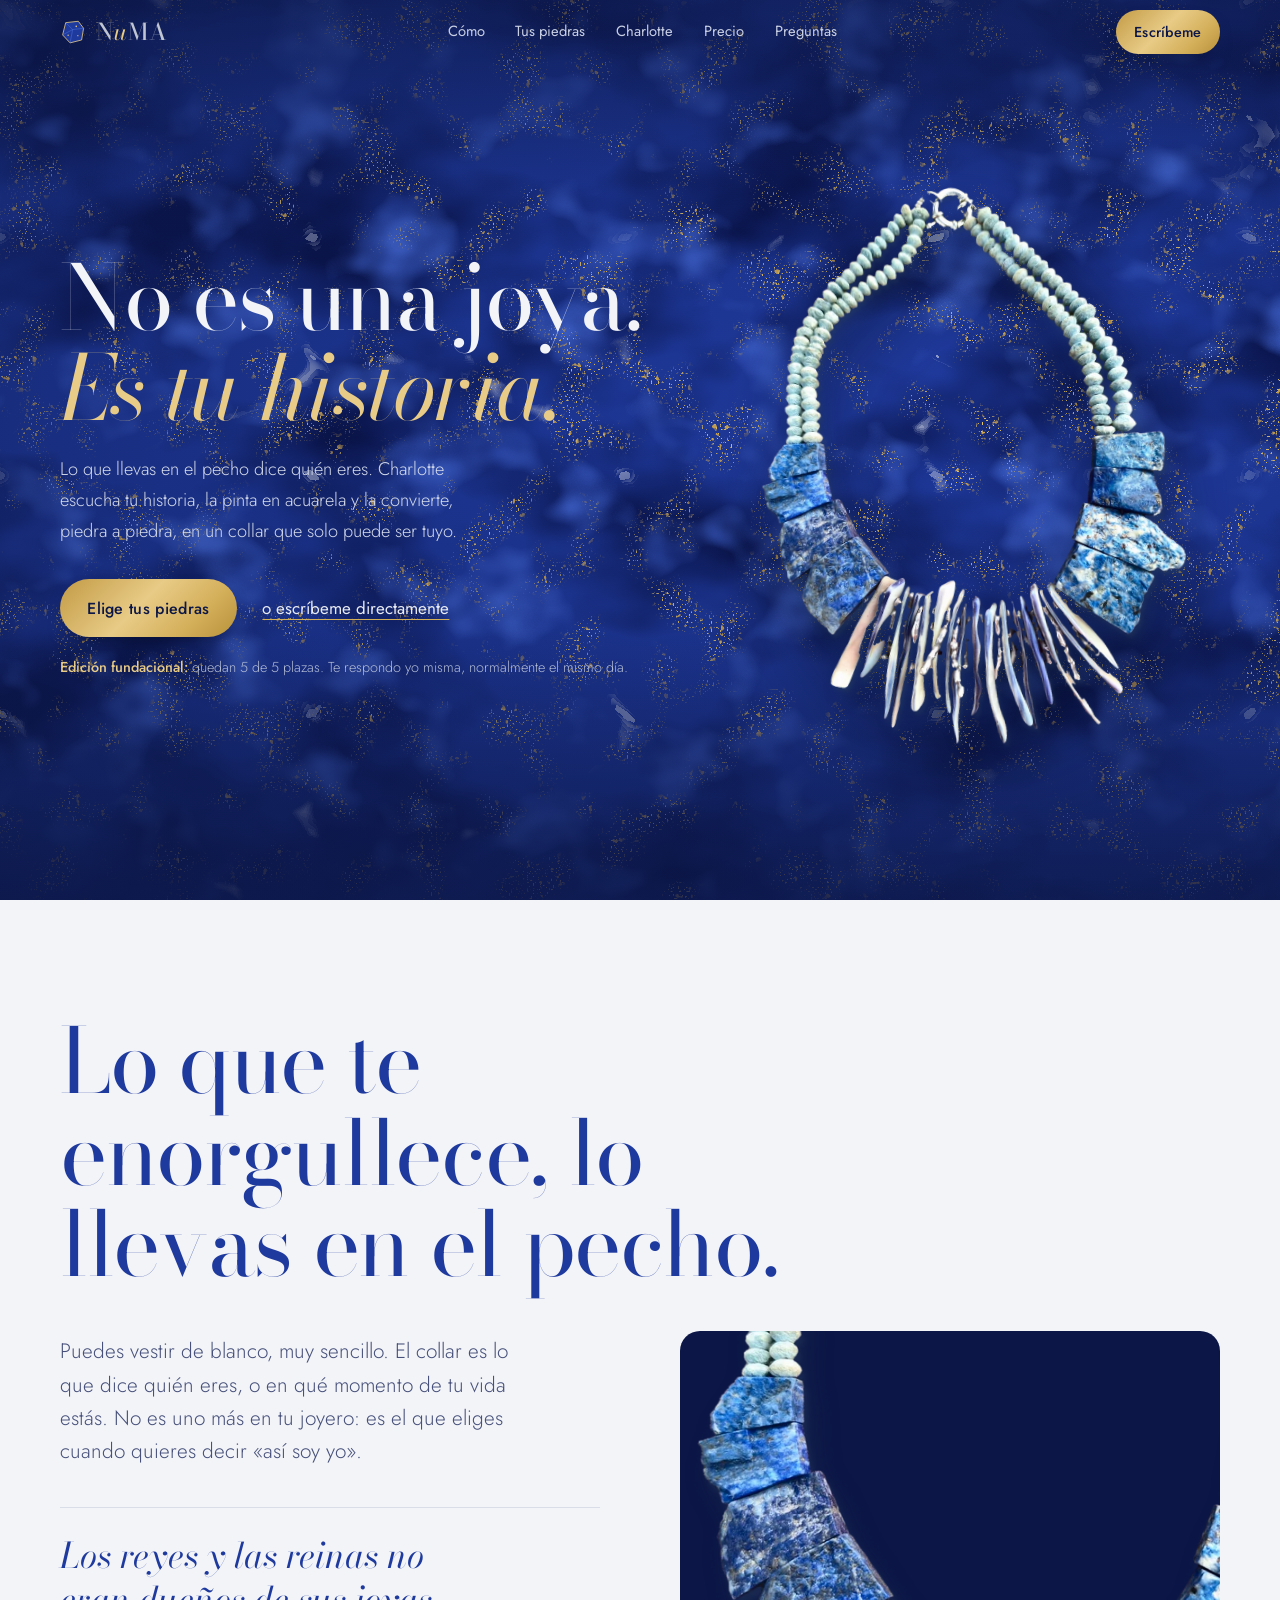
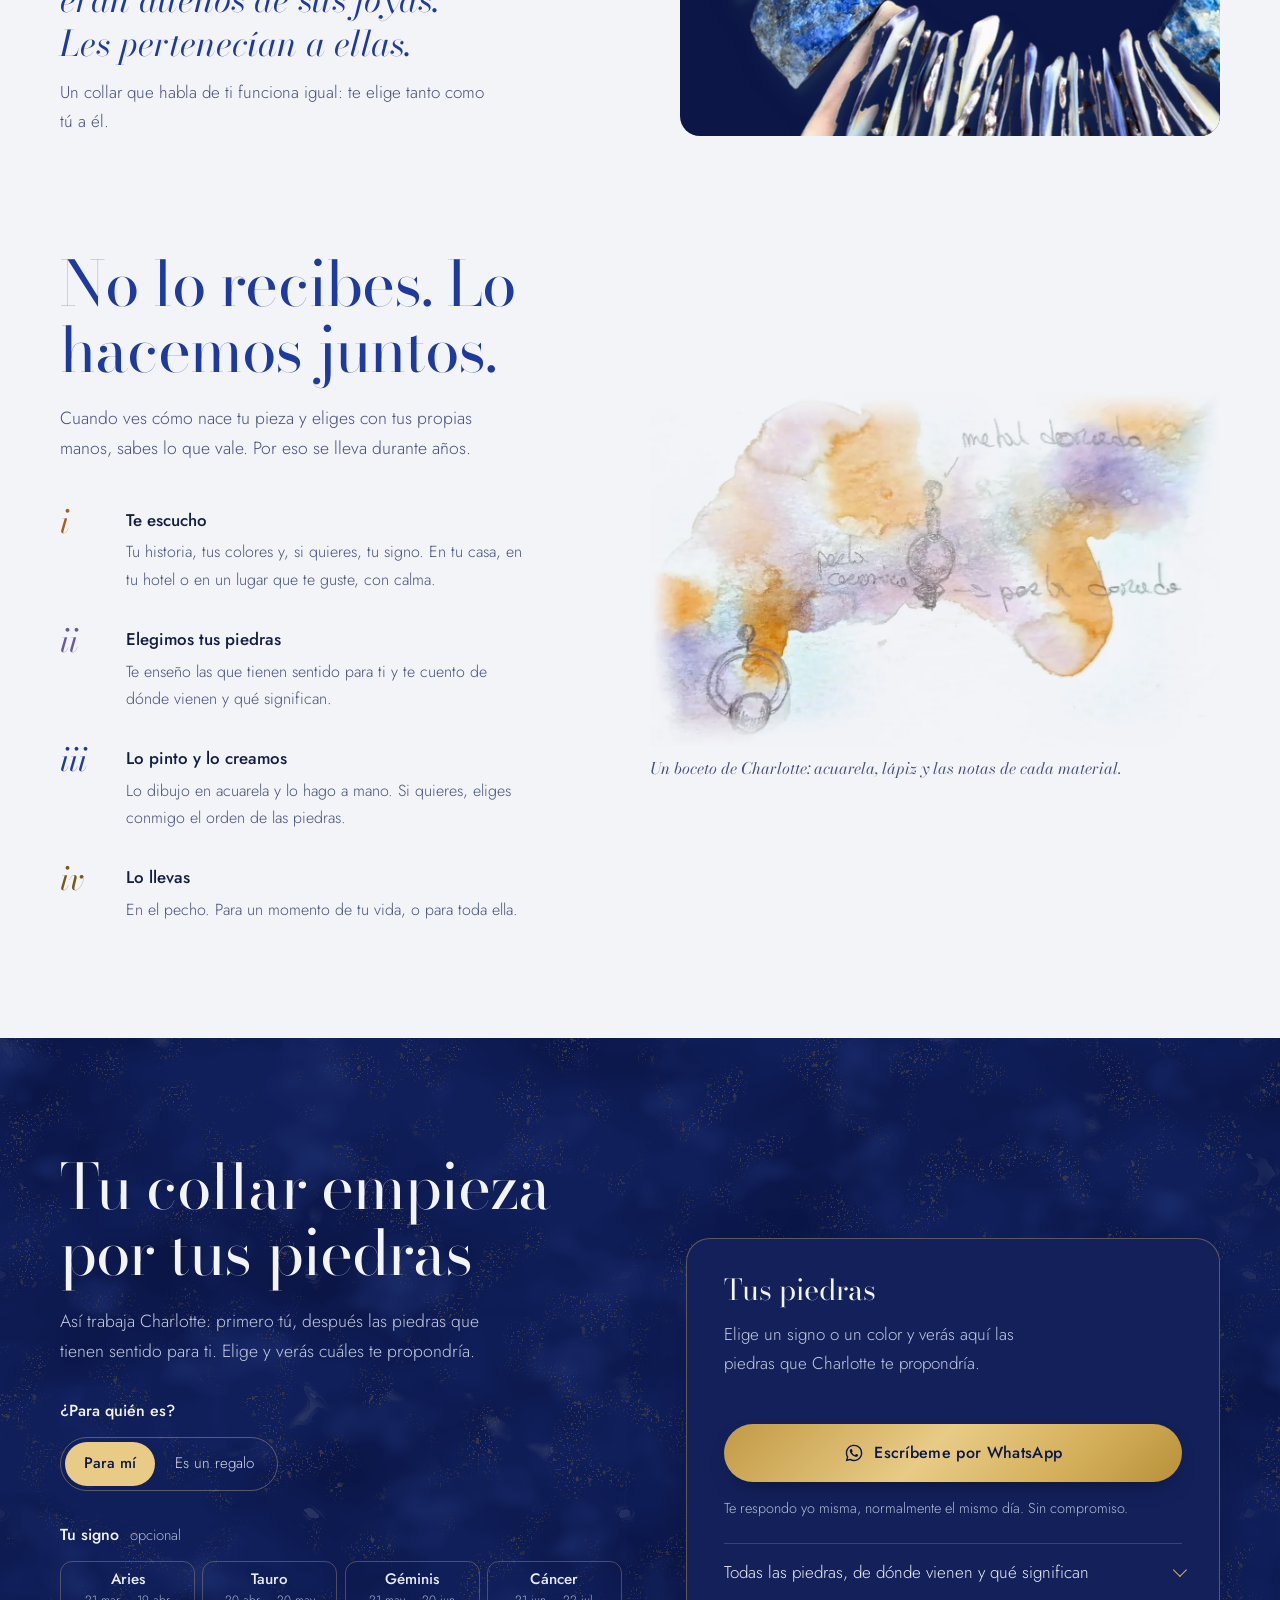
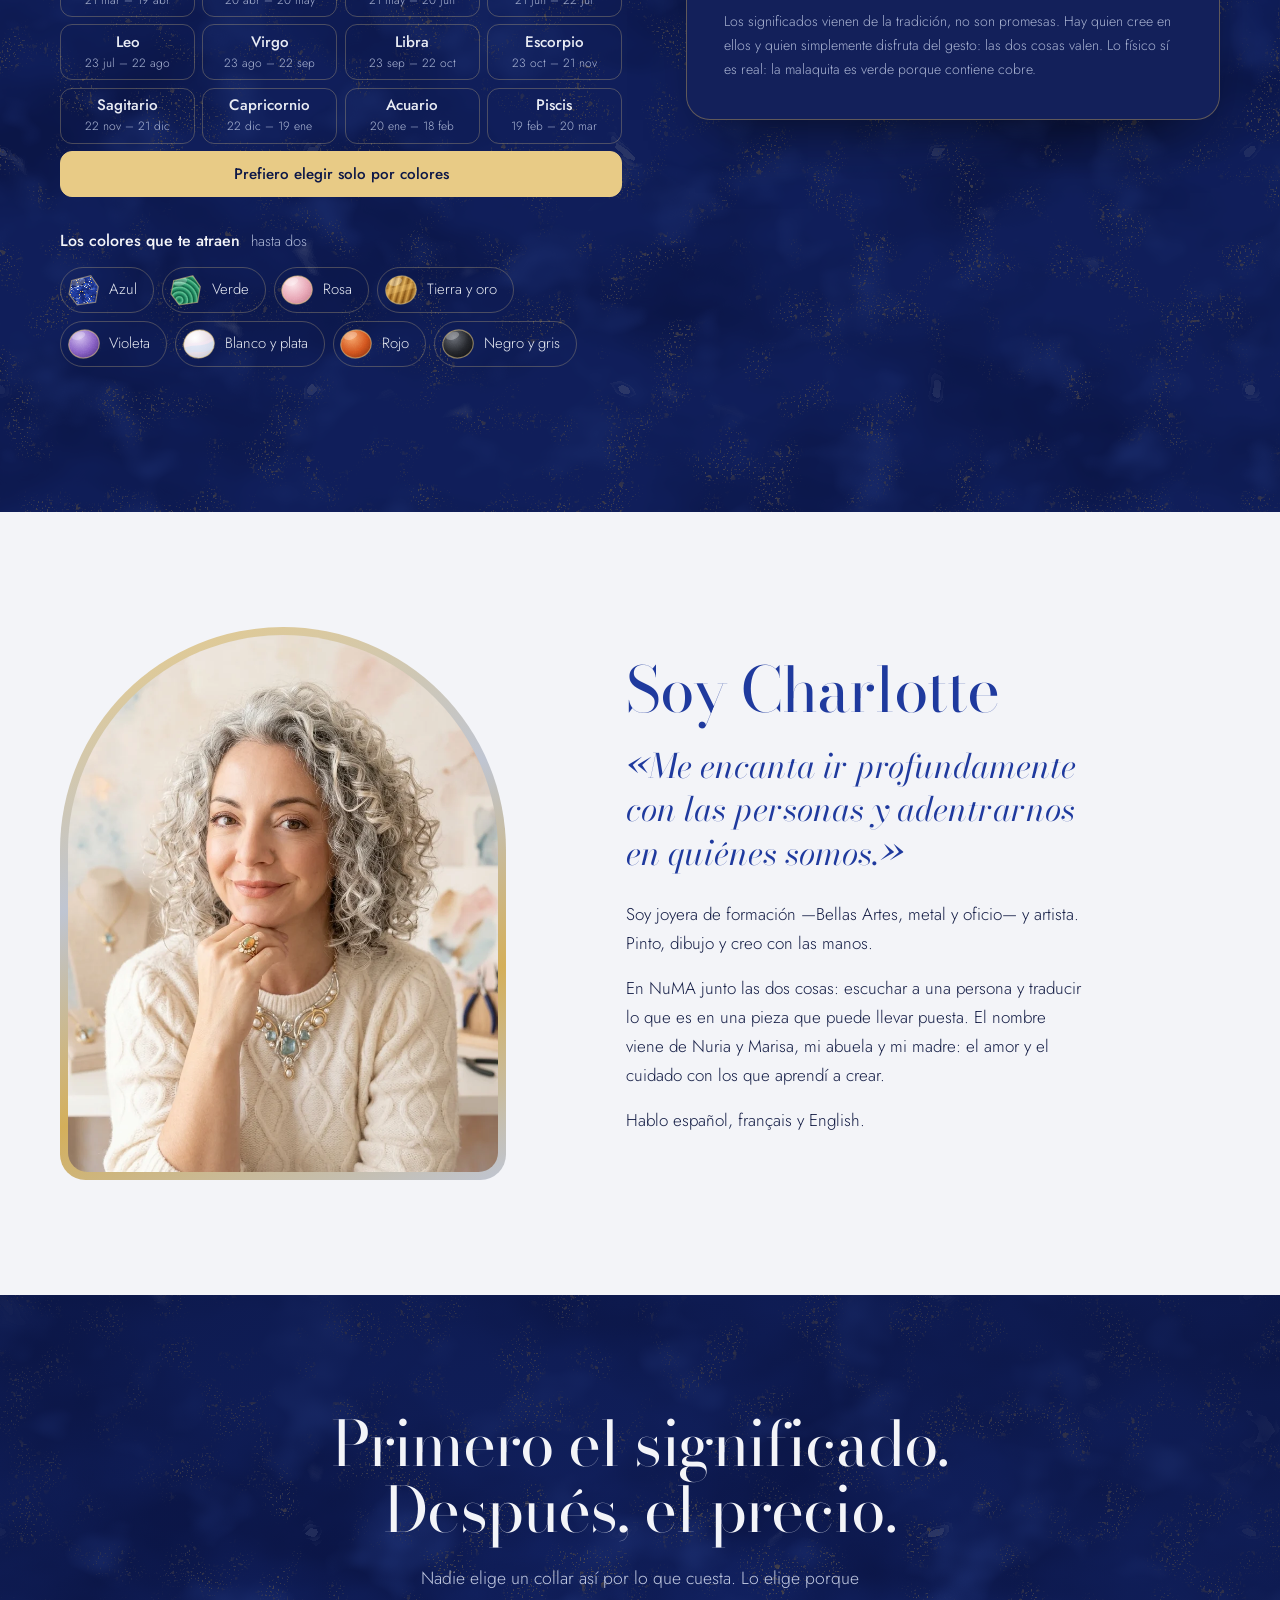
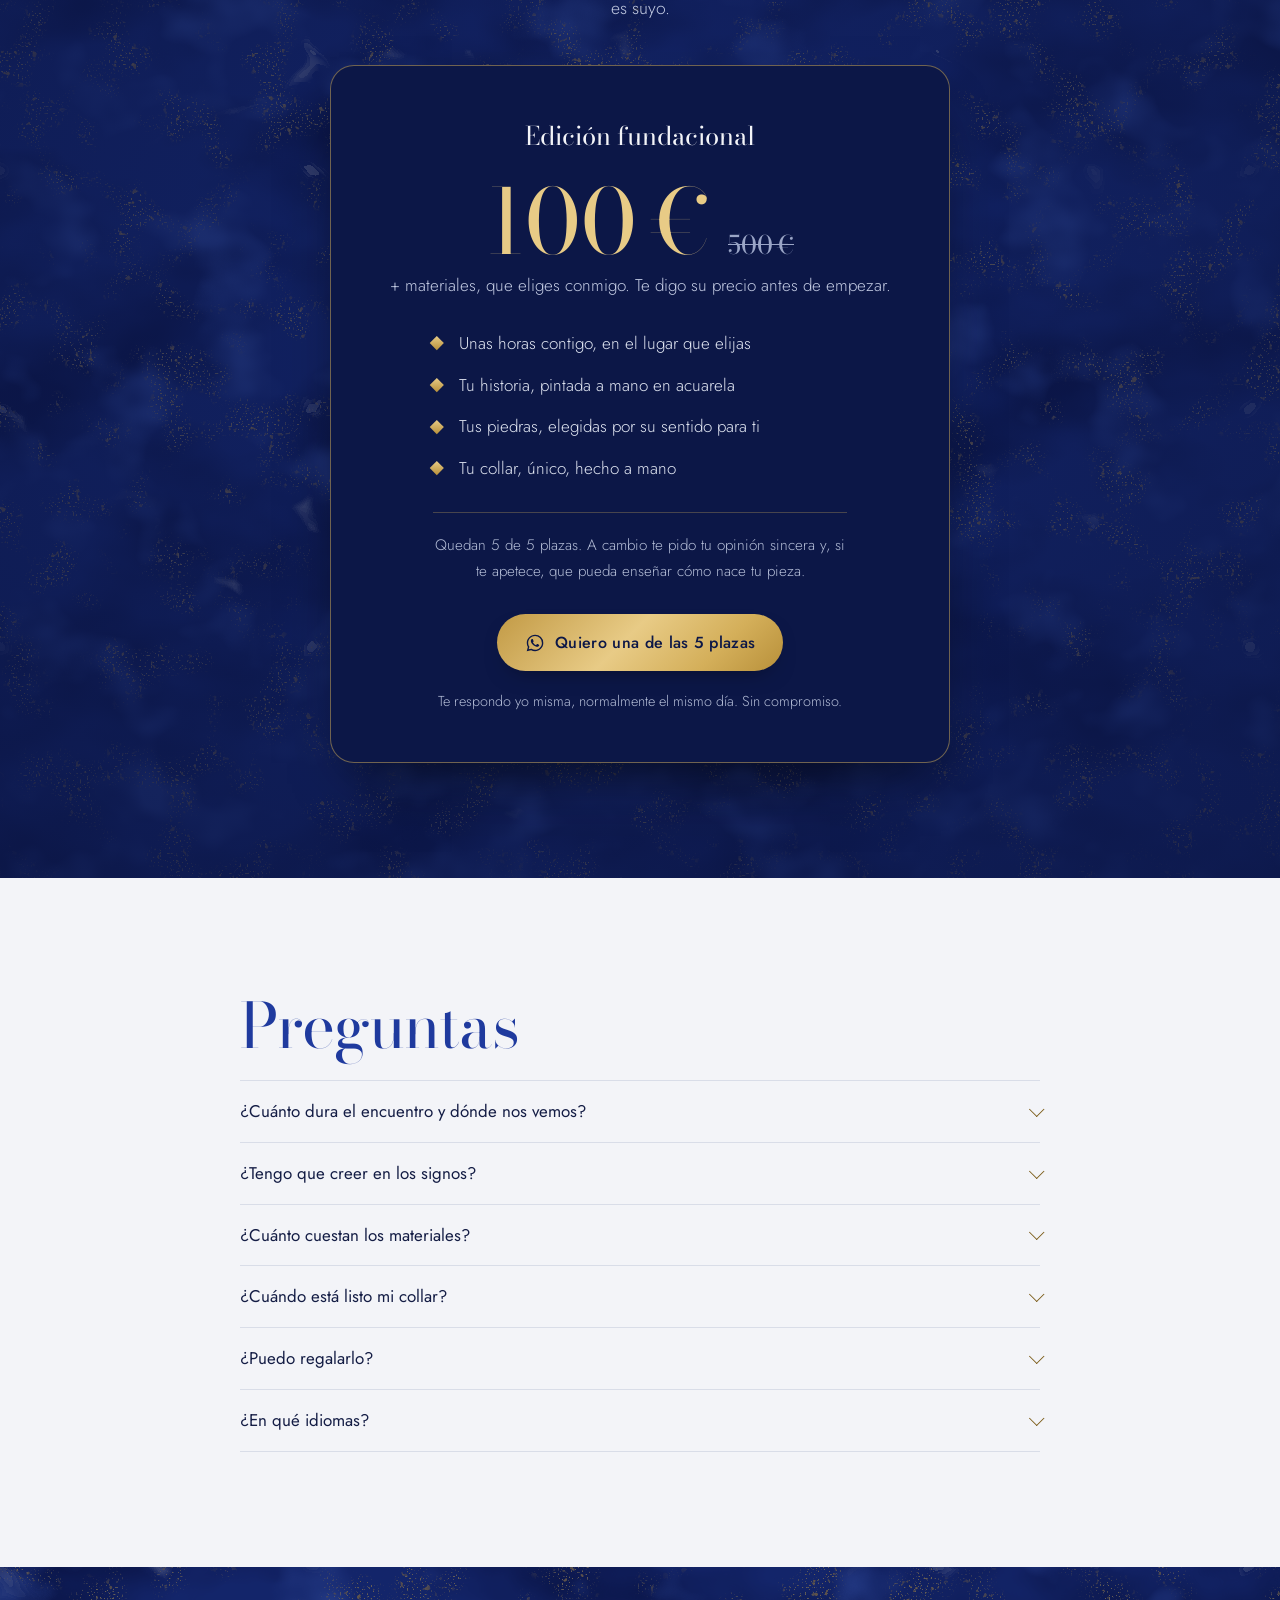
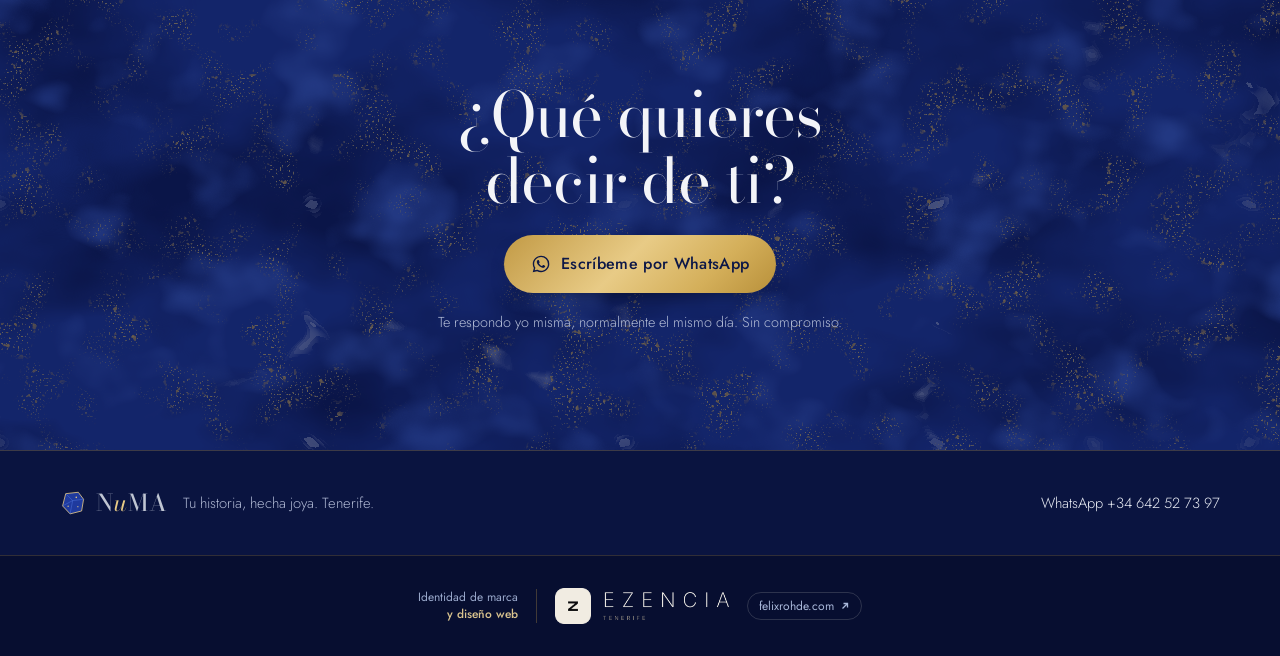
<file: index.html>
<!doctype html>
<html lang="es">
<head>
<meta charset="utf-8">
<meta name="viewport" content="width=device-width, initial-scale=1, viewport-fit=cover">
<title>NuMA · No es una joya. Es tu historia.</title>
<meta name="description" content="Lo que llevas en el pecho dice quién eres. Charlotte escucha tu historia, la pinta en acuarela y la convierte, piedra a piedra, en un collar único hecho a mano en Tenerife.">
<meta property="og:title" content="NuMA · No es una joya. Es tu historia.">
<meta property="og:description" content="Un collar de piedra natural que habla de ti, creado contigo por Charlotte en Tenerife. Edición fundacional: 5 plazas.">
<meta name="theme-color" content="#0C1747">
<link rel="preconnect" href="https://fonts.googleapis.com">
<link rel="preconnect" href="https://fonts.gstatic.com" crossorigin>
<link href="https://fonts.googleapis.com/css2?family=Bodoni+Moda:ital,opsz,wght@0,6..96,400..700;1,6..96,400..600&family=Jost:wght@300;400;500&display=swap" rel="stylesheet">
<style>
:root{
  /* Lapislázuli */
  --noche:#0C1747; --noche-2:#13205A; --ultramar:#1F3A9E; --azur:#4E73DA;
  --pirita:#D4AF5A; --pirita-2:#E8CB86; --pirita-ink:#7A5A16; --calcita:#F3F4F8; --plata:#BFC5D2;
  --ambar:#A85F1C; --amatista:#6B56A6;
  /* light (calcite) sections */
  --bg:var(--calcita); --bg-2:#FFFFFF; --ink:#141D45; --soft:#46507A; --line:#D9DDE8; --head:var(--ultramar);
  --serif:'Bodoni Moda', 'Didot', 'Bodoni 72', Georgia, serif;
  --sans:'Jost', 'Futura', 'Avenir Next', 'Helvetica Neue', Arial, sans-serif;
  --nav-h:64px;
  --ease:cubic-bezier(.16,1,.3,1);
  color-scheme: light;
}
@media (prefers-color-scheme: dark){
  :root:not([data-theme="light"]){ --bg:#17224F; --bg-2:#1D2A5E; --ink:#ECEFF7; --soft:#B3BCD6; --line:#2D3B74; --head:#D6DEF7; --ambar:#E0A160; --amatista:#B6A5E6; color-scheme: dark; }
}
:root[data-theme="dark"]{ --bg:#17224F; --bg-2:#1D2A5E; --ink:#ECEFF7; --soft:#B3BCD6; --line:#2D3B74; --head:#D6DEF7; --ambar:#E0A160; --amatista:#B6A5E6; color-scheme: dark; }

*,*::before,*::after{box-sizing:border-box;margin:0;padding:0}
html{scroll-behavior:smooth;scroll-padding-top:calc(env(safe-area-inset-top,0px) + var(--nav-h) + 8px);-webkit-text-size-adjust:100%;overflow-x:clip;scrollbar-color:var(--pirita) var(--noche)}
body{background:var(--noche);color:var(--ink);font-family:var(--sans);font-weight:300;font-size:1.0625rem;line-height:1.7;overflow-x:hidden;caret-color:var(--pirita)}
::selection{background:var(--pirita-2);color:var(--noche)}
img{max-width:100%;height:auto;display:block}
a{color:inherit;text-underline-offset:5px;text-decoration-thickness:1px}
button{font:inherit;color:inherit;background:none;border:0;cursor:pointer}
:focus-visible{outline:2px solid var(--pirita);outline-offset:3px;border-radius:6px}
p{text-wrap:pretty}
h1,h2,h3,blockquote{text-wrap:balance}
.wrap{width:min(1160px,100% - 2.5rem);margin-inline:auto}
main{overflow-x:clip}
section{position:relative;padding:clamp(4.5rem,9vw,8rem) 0}
.light{background:var(--bg);color:var(--ink)}
.dark{background:var(--noche);color:#E9ECF4}
.vh{position:absolute!important;width:1px;height:1px;overflow:hidden;clip:rect(0 0 0 0);white-space:nowrap}

/* type */
h1,h2,h3,blockquote{font-family:var(--serif);font-weight:400;font-optical-sizing:auto}
h2{font-size:clamp(2.2rem,6vw,3.9rem);line-height:1.06;letter-spacing:-.015em;margin-bottom:1.3rem}
.light h2{color:var(--head)}
.dark h2{color:#F3F4F8}
.intro{max-width:46ch;color:var(--soft);font-size:1.1rem}
.dark .intro{color:#C2CAE2}

/* stone surface */
.stone{position:absolute;inset:0;width:100%;height:100%}

/* brand */
.brand{display:inline-flex;align-items:center;gap:.6rem;text-decoration:none;color:var(--plata);padding:.55rem 0;min-height:44px}
.brand svg{width:26px;height:26px;flex:none}
.brand b{font-family:var(--serif);font-weight:500;font-size:1.45rem;letter-spacing:.06em;line-height:1}
.brand b i{font-style:italic;font-weight:400;color:var(--pirita-2);letter-spacing:0;margin:0 .02em}

/* buttons */
.btn{display:inline-flex;align-items:center;justify-content:center;gap:.65rem;min-height:48px;text-decoration:none;font-family:var(--sans);font-weight:500;font-size:1rem;letter-spacing:.02em;padding:.95rem 1.7rem;border-radius:999px;transition:transform .25s var(--ease), background-color .25s var(--ease), box-shadow .25s var(--ease)}
.btn svg{width:20px;height:20px;flex:none}
.btn-gold{background:linear-gradient(135deg,#C29A45 0%,#E8CB86 45%,#D4AF5A 75%,#B8903A 100%);color:var(--noche);box-shadow:0 10px 24px -14px rgba(0,0,0,.6)}
.btn-gold:hover{transform:translateY(-1px);box-shadow:0 14px 28px -14px rgba(0,0,0,.7)}
.link{font-weight:400;color:inherit;text-decoration-color:var(--pirita);display:inline-flex;align-items:center;min-height:44px}

/* nav */
.nav{position:fixed;inset:0 0 auto;z-index:30;padding-top:env(safe-area-inset-top,0px);transition:background-color .35s var(--ease), border-color .35s var(--ease);border-bottom:1px solid transparent}
.nav.scrolled{background:rgba(12,23,71,.94);border-bottom-color:rgba(212,175,90,.22)}
.nav .wrap{display:flex;align-items:center;justify-content:space-between;height:var(--nav-h);gap:1rem}
.nav ul{list-style:none;display:flex;gap:clamp(.9rem,2.4vw,2rem)}
.nav ul a{display:inline-flex;align-items:center;min-height:44px;text-decoration:none;font-size:.92rem;font-weight:400;color:#C9D0E4;transition:color .2s}
.nav ul a:hover{color:var(--pirita-2)}
.nav .nav-cta{display:none}
@media (max-width:700px){ .nav ul{display:none} }
@media (min-width:900px){ .nav .nav-cta{display:inline-flex;padding:.55rem 1.15rem;font-size:.9rem;min-height:44px} }

/* ---------- Hero ---------- */
.hero{min-height:100svh;padding:calc(var(--nav-h) + env(safe-area-inset-top,0px) + 1.5rem) 0 3.5rem;display:flex;align-items:center;overflow:hidden;color:#F3F4F8;background:var(--noche)}
.hero::after{content:"";position:absolute;inset:0;pointer-events:none;background:
  radial-gradient(120% 80% at 75% 45%, rgba(12,23,71,0) 0%, rgba(12,23,71,.35) 60%, rgba(12,23,71,.85) 100%),
  linear-gradient(180deg, rgba(12,23,71,.55) 0%, rgba(12,23,71,0) 22%, rgba(12,23,71,0) 70%, rgba(12,23,71,.7) 100%)}
.hero .wrap{position:relative;z-index:1;display:grid;gap:1rem}
.hero-art{position:relative;height:clamp(300px,80vw,560px)}
.hero-art img{position:absolute;inset:0;width:100%;height:100%;object-fit:contain;filter:drop-shadow(0 30px 34px rgba(4,9,32,.6));transform:rotate(-4deg)}
h1{font-size:clamp(2.9rem,11.5vw,5.6rem);line-height:1;letter-spacing:-.02em;margin:0 0 1.4rem;color:#F3F4F8}
h1 span{display:block;font-style:italic;color:var(--pirita-2)}
.lead{max-width:38ch;font-size:1.14rem;color:#D3D9EA}
.cta-row{display:flex;flex-wrap:wrap;align-items:center;gap:.6rem 1.6rem;margin-top:2rem}
.hero .link{color:#E9ECF4}
.micro{font-size:.9rem;color:#B3BCD6;margin-top:1.1rem}
.micro b{font-weight:500;color:var(--pirita-2)}
@media (min-width:900px){
  .hero .wrap{grid-template-columns:1.1fr .9fr;align-items:center;gap:3rem}
  .hero-copy{order:1}
  .hero-art{order:2;height:min(76vh,660px)}
}

/* ---------- Manifesto: lo llevas en el pecho ---------- */
.manifesto h2{font-size:clamp(2.6rem,7.4vw,5.6rem);line-height:1.02;max-width:14ch;margin-bottom:2.6rem}
.manifesto .cols{display:grid;gap:2.4rem;align-items:end}
.manifesto p.big{font-size:clamp(1.1rem,2.2vw,1.3rem);line-height:1.6;max-width:40ch;color:var(--soft)}
.detail{position:relative;aspect-ratio:4/3;border-radius:20px;overflow:hidden;background:var(--noche)}
.detail img{width:100%;height:100%;object-fit:cover;object-position:18% 66%;transform:scale(1.5);transform-origin:18% 66%}
.crown{margin-top:2.4rem;padding-top:1.6rem;border-top:1px solid var(--line)}
.crown blockquote{font-style:italic;font-size:clamp(1.5rem,3.6vw,2.2rem);line-height:1.25;color:var(--head);max-width:26ch}
.crown p{margin-top:.8rem;color:var(--soft);max-width:44ch}
@media (min-width:900px){ .manifesto .cols{grid-template-columns:1fr 1fr;gap:5rem} }

/* ---------- Process ---------- */
.steps{list-style:none;display:grid;gap:2rem;margin-top:2.6rem}
.step{display:grid;grid-template-columns:3rem 1fr;gap:.1rem 1.1rem}
.step .n{font-family:var(--serif);font-style:italic;font-size:2rem;line-height:1;color:var(--ambar)}
.step:nth-child(2) .n{color:var(--amatista)}
.step:nth-child(3) .n{color:var(--head)}
.step:nth-child(4) .n{color:var(--pirita-ink)}
:root[data-theme="dark"] .step:nth-child(4) .n{color:var(--pirita-2)}
@media (prefers-color-scheme: dark){ :root:not([data-theme="light"]) .step:nth-child(4) .n{color:var(--pirita-2)} }
.step h3{font-family:var(--sans);font-weight:500;font-size:1.06rem;margin-bottom:.25rem}
.step p{color:var(--soft);font-size:1rem;max-width:44ch}
.sketch{margin:3rem -1.25rem 0;position:relative}
.sketch img{width:100%;mix-blend-mode:multiply}
.sketch figcaption{font-family:var(--serif);font-style:italic;font-size:1rem;color:var(--soft);padding:0 1.25rem;margin-top:.5rem}
:root[data-theme="dark"] .sketch img{mix-blend-mode:normal;border-radius:16px}
@media (prefers-color-scheme: dark){ :root:not([data-theme="light"]) .sketch img{mix-blend-mode:normal;border-radius:16px} }
@media (min-width:900px){ .process .wrap{display:grid;grid-template-columns:1fr 1.1fr;gap:4.5rem;align-items:center} .sketch{margin:0} .sketch figcaption{padding:0} }

/* ---------- Builder: tus piedras ---------- */
.builder{overflow:hidden}
.builder .stone{opacity:.22}
.builder .wrap{position:relative;display:grid;gap:2.4rem}
.builder .wrap > *{min-width:0}
.q{margin-top:1.9rem}
.q h3{font-family:var(--sans);font-weight:500;font-size:1rem;color:#F3F4F8;margin-bottom:.8rem}
.q h3 small{font-weight:300;font-size:.92rem;color:#AEB8D6;margin-left:.35rem}
.seg{display:inline-flex;padding:4px;border-radius:999px;border:1px solid rgba(232,203,134,.35)}
.seg button{min-height:44px;padding:0 1.2rem;border-radius:999px;font-size:.95rem;color:#D3D9EA}
.seg button[aria-checked="true"]{background:var(--pirita-2);color:var(--noche);font-weight:500}
.signs{display:grid;grid-template-columns:repeat(3,minmax(0,1fr));gap:.45rem}
.sign{min-height:56px;padding:.45rem .3rem;border-radius:12px;border:1px solid rgba(232,203,134,.28);text-align:center;line-height:1.2;color:#E9ECF4}
.sign b{display:block;font-weight:500;font-size:.95rem}
.sign span{font-size:.75rem;color:#AEB8D6}
.sign[aria-checked="true"]{background:var(--pirita-2);border-color:var(--pirita-2);color:var(--noche)}
.sign[aria-checked="true"] span{color:#3A3315}
.sign.none{grid-column:1/-1;min-height:46px}
.colors{display:flex;flex-wrap:wrap;gap:.5rem}
.color{display:inline-flex;align-items:center;gap:.55rem;min-height:46px;padding:.3rem 1rem .3rem .35rem;border-radius:999px;border:1px solid rgba(232,203,134,.28);font-size:.93rem;color:#E9ECF4}
.color svg{width:34px;height:34px;flex:none}
.color[aria-pressed="true"]{border-color:var(--pirita-2);background:rgba(232,203,134,.14)}
.hint{min-height:1.4em;font-size:.88rem;color:var(--pirita-2);margin-top:.6rem}
.result{background:var(--noche-2);border:1px solid rgba(212,175,90,.4);border-radius:24px;padding:clamp(1.4rem,4vw,2.3rem);box-shadow:0 30px 60px -30px rgba(0,0,0,.7);align-self:start}
.result h3{font-family:var(--serif);font-size:1.8rem;line-height:1.1;color:#F3F4F8}
.result .empty{color:#C2CAE2;margin-top:.8rem;max-width:34ch}
.chosen{list-style:none;display:grid;gap:1.1rem;margin:1.3rem 0 1.6rem}
.chosen li{display:grid;grid-template-columns:64px 1fr;gap:1rem;align-items:center}
.chosen svg{width:64px;height:64px}
.chosen b{display:block;font-family:var(--serif);font-weight:500;font-size:1.25rem;color:#F3F4F8;line-height:1.15}
.chosen .why{font-size:.84rem;color:var(--pirita-2)}
.chosen p{font-size:.95rem;color:#C2CAE2}
.result .btn{width:100%}
.result .micro{margin-top:.9rem}
.allstones{margin-top:1.4rem;border-top:1px solid rgba(212,175,90,.25);padding-top:.4rem}
.allstones summary{list-style:none;cursor:pointer;min-height:44px;display:flex;align-items:center;justify-content:space-between;color:#E9ECF4}
.allstones summary::-webkit-details-marker{display:none}
.allstones summary::after{content:"";width:.6rem;height:.6rem;border-right:1.5px solid var(--pirita);border-bottom:1.5px solid var(--pirita);transform:rotate(45deg) translateY(-3px);transition:transform .25s}
.allstones[open] summary::after{transform:rotate(225deg)}
.allstones ul{list-style:none;display:grid;gap:.7rem;padding:.6rem 0 .4rem}
.allstones li{display:grid;grid-template-columns:30px 1fr;gap:.7rem;align-items:start;font-size:.9rem;color:#C2CAE2}
.allstones li svg{width:30px;height:30px;margin-top:.15rem}
.allstones li b{font-weight:500;color:#F3F4F8}
.honest{font-size:.88rem;color:#A9B3D2;margin-top:1rem;max-width:56ch}
@media (min-width:960px){
  .builder .wrap{grid-template-columns:minmax(0,1fr) minmax(0,.95fr);gap:4rem}
  .signs{grid-template-columns:repeat(4,minmax(0,1fr))}
  .result{position:sticky;top:calc(var(--nav-h) + 20px)}
}

/* ---------- Charlotte ---------- */
.portrait-frame{padding:8px;border-radius:228px 228px 26px 26px;background:linear-gradient(160deg,#E8CB86,#BFC5D2 40%,#D4AF5A 70%,#BFC5D2);width:min(100%,446px);margin-bottom:2.6rem}
.portrait{position:relative;aspect-ratio:4/5;border-radius:220px 220px 20px 20px;overflow:hidden;background:var(--bg-2)}
.portrait img{width:100%;height:100%;object-fit:cover}
.about blockquote{font-style:italic;font-size:clamp(1.5rem,4.6vw,2.1rem);line-height:1.3;color:var(--head);margin:0 0 1.6rem;max-width:26ch}
.about p{max-width:46ch;margin-bottom:1rem}
@media (min-width:900px){ .about .wrap{display:grid;grid-template-columns:.9fr 1.1fr;gap:5rem;align-items:center} .portrait-frame{margin-bottom:0} }

/* ---------- Price ---------- */
.price{overflow:hidden}
.price .stone{opacity:.5}
.price::after{content:"";position:absolute;inset:0;background:radial-gradient(90% 70% at 50% 50%, rgba(12,23,71,.25), rgba(12,23,71,.88));pointer-events:none}
.price .wrap{position:relative;z-index:1;max-width:760px;text-align:center}
.price h2{margin-inline:auto;max-width:16ch}
.price .intro{margin-inline:auto}
.offer{margin:2.6rem auto 0;max-width:620px;padding:clamp(2rem,5vw,3rem) clamp(1.4rem,5vw,3rem);border-radius:24px;background:var(--noche);border:1px solid rgba(212,175,90,.5);box-shadow:0 30px 60px -30px rgba(0,0,0,.8)}
.offer h3{font-size:1.6rem;color:#F3F4F8}
.amount{display:flex;align-items:baseline;justify-content:center;gap:1rem;margin:1.2rem 0 .3rem}
.amount .now{font-family:var(--serif);font-size:clamp(4rem,15vw,5.6rem);line-height:1;color:var(--pirita-2)}
.amount .was{font-family:var(--serif);font-size:1.6rem;color:#9AA5C6;text-decoration:line-through;text-decoration-thickness:1px}
.offer .plus{color:#C2CAE2}
.incl{list-style:none;margin:1.8rem auto;display:grid;gap:.8rem;text-align:left;max-width:420px}
.incl li{position:relative;padding-left:1.8rem;color:#E1E6F2}
.incl li::before{content:"";position:absolute;left:.15rem;top:.55em;width:.6rem;height:.6rem;transform:rotate(45deg);background:linear-gradient(135deg,#E8CB86,#B8903A)}
.why{font-size:.95rem;color:#B3BCD6;border-top:1px solid rgba(212,175,90,.3);padding-top:1.3rem;margin:0 auto 1.8rem;max-width:46ch}
.offer .btn{width:100%}
@media (min-width:600px){ .offer .btn{width:auto} }

/* ---------- FAQ ---------- */
.faq .wrap{max-width:800px}
details.qa{border-top:1px solid var(--line)}
details.qa:last-of-type{border-bottom:1px solid var(--line)}
details.qa summary{list-style:none;cursor:pointer;display:flex;justify-content:space-between;align-items:center;gap:1rem;min-height:60px;padding:1rem 0;font-weight:400;font-size:1.06rem}
details.qa summary::-webkit-details-marker{display:none}
details.qa summary::after{content:"";width:.7rem;height:.7rem;border-right:1.5px solid var(--pirita-ink);border-bottom:1.5px solid var(--pirita-ink);transform:rotate(45deg) translateY(-3px);transition:transform .25s;flex:none}
:root[data-theme="dark"] details.qa summary::after{border-color:var(--pirita-2)}
@media (prefers-color-scheme: dark){ :root:not([data-theme="light"]) details.qa summary::after{border-color:var(--pirita-2)} }
details.qa[open] summary::after{transform:rotate(225deg) translateY(-2px)}
details.qa p{color:var(--soft);padding:0 0 1.3rem;max-width:60ch}

/* ---------- Closing ---------- */
.closing{text-align:center;overflow:hidden}
.closing .stone{opacity:.4}
.closing .wrap{position:relative}
.closing h2{max-width:14ch;margin-inline:auto}

/* ---------- Footer (Master: karlaleon-website) ---------- */
.site-foot{background:#0A1440;color:#AEB7D2;font-size:.92rem;border-top:1px solid rgba(212,175,90,.25)}
.site-foot .wrap{padding-block:30px;display:flex;flex-wrap:wrap;gap:10px 28px;justify-content:space-between;align-items:center}
.site-foot a{color:#E9ECF4;text-decoration:none}
.site-foot nav a{display:inline-flex;align-items:center;min-height:44px}
.site-foot a:hover{text-decoration:underline}
.foot-brand{display:inline-flex;align-items:center;gap:.9rem;flex-wrap:wrap}
.sig{background:#070E30;border-top:1px solid rgba(201,161,74,.22)}
.sig .wrap{padding-block:22px;display:flex;justify-content:center}
.site-foot a.ez{display:inline-flex;align-items:center;gap:18px;text-decoration:none;color:#F3EFE7;padding:10px 14px;border-radius:14px;transition:background-color .35s var(--ease)}
.ez:hover,.ez:focus-visible{background:rgba(243,239,231,.045)}
.site-foot a.ez:hover{text-decoration:none}
.ez-by{font:400 12px/1.4 var(--sans);color:#9AA9CC;text-align:right;padding-right:18px;border-right:1px solid rgba(201,161,74,.3)}
.ez-by b{font-weight:500;color:#D9C38E}
.ez-row{display:inline-flex;align-items:center;gap:12px}
.ez-z{position:relative;width:36px;height:36px;flex:none;transition:transform .45s var(--ease)}
.ez-z img{position:absolute;inset:0;width:100%;height:100%;transition:opacity .45s ease}
.ez-z .g{opacity:0}
.ez:hover .ez-z,.ez:focus-visible .ez-z{transform:rotate(-6deg)}
.ez:hover .ez-z .g,.ez:focus-visible .ez-z .g{opacity:1}
.ez-wm{display:block;height:28px;width:auto}
.ez-go{display:inline-flex;align-items:center;gap:6px;font:400 12px/1 var(--sans);color:#A9B8DA;padding:7px 11px;border:1px solid rgba(243,239,231,.16);border-radius:999px;transition:color .3s,border-color .3s}
.ez-go svg{width:10px;height:10px}
.ez:hover .ez-go,.ez:focus-visible .ez-go{color:#F2D58A;border-color:rgba(201,161,74,.6)}
@media (max-width:640px){
  .site-foot a.ez{flex-direction:column;gap:12px}
  .ez-by{text-align:center;border-right:0;padding-right:0}
}
@media (max-width:899px){ .sig .wrap{padding-bottom:calc(110px + env(safe-area-inset-bottom,0px))} }
@media (prefers-reduced-motion:reduce){.ez-z,.ez-z img,.ez-go{transition:none}}

/* ---------- Sticky mobile CTA ---------- */
.dock{position:fixed;left:0;right:0;bottom:0;z-index:25;padding:.75rem 1rem calc(.75rem + env(safe-area-inset-bottom,0px));background:rgba(12,23,71,.96);border-top:1px solid rgba(212,175,90,.3);display:flex;align-items:center;gap:.9rem;transform:translateY(110%);transition:transform .4s var(--ease)}
.dock.show{transform:none}
.dock .txt{font-size:.84rem;line-height:1.3;color:#B3BCD6;flex:1}
.dock .txt b{display:block;font-family:var(--serif);font-weight:500;color:var(--pirita-2);font-size:1rem}
.dock .btn{padding:.7rem 1.15rem;font-size:.95rem}
@media (min-width:900px){ .dock{display:none} }

/* ---------- One authored moment: the necklace settles on the stone ---------- */
@media (prefers-reduced-motion: no-preference){
  .hero-art img{animation:settle 1.6s .1s var(--ease) both}
  @keyframes settle{from{transform:translateY(-22px) rotate(-8deg) scale(.97)}to{transform:rotate(-4deg)}}
}
@media (prefers-reduced-motion: reduce){ html{scroll-behavior:auto} .dock{transition:none} }
</style>
</head>
<body>

<!-- Lapislázuli prozedural: ultramar, kalzit, pirita. #lapis für große Flächen, #lapis-s für Steine. -->
<svg width="0" height="0" style="position:absolute" aria-hidden="true" focusable="false">
  <defs>
    <filter id="lapis" x="0" y="0" width="100%" height="100%" color-interpolation-filters="sRGB">
      <feFlood flood-color="#1F3A9E" result="base"/>
      <feTurbulence type="fractalNoise" baseFrequency=".0045 .0065" numOctaves="4" seed="11" result="n1"/>
      <feColorMatrix in="n1" type="matrix" values="0 0 0 0 .035  0 0 0 0 .075  0 0 0 0 .29  2.6 0 0 0 -1.05" result="deep"/>
      <feTurbulence type="fractalNoise" baseFrequency=".011 .014" numOctaves="3" seed="4" result="n2"/>
      <feColorMatrix in="n2" type="matrix" values="0 0 0 0 .27  0 0 0 0 .42  0 0 0 0 .86  3.2 0 0 0 -1.75" result="light"/>
      <feTurbulence type="turbulence" baseFrequency=".0032 .0042" numOctaves="4" seed="23" result="n3"/>
      <feColorMatrix in="n3" type="matrix" values="0 0 0 0 .9  0 0 0 0 .92  0 0 0 0 .97  -16 0 0 0 1.25" result="v0"/>
      <feTurbulence type="fractalNoise" baseFrequency=".004" numOctaves="2" seed="31" result="vm"/>
      <feColorMatrix in="vm" type="matrix" values="0 0 0 0 0  0 0 0 0 0  0 0 0 0 0  4 0 0 0 -1.5" result="vmask"/>
      <feComposite in="v0" in2="vmask" operator="in" result="veins0"/>
      <feComponentTransfer in="veins0" result="veins"><feFuncA type="linear" slope=".6"/></feComponentTransfer>
      <feTurbulence type="fractalNoise" baseFrequency=".02" numOctaves="2" seed="7" result="pm"/>
      <feColorMatrix in="pm" type="matrix" values="0 0 0 0 0  0 0 0 0 0  0 0 0 0 0  6 0 0 0 -3.1" result="pmask"/>
      <feTurbulence type="fractalNoise" baseFrequency=".55" numOctaves="1" seed="3" result="n4"/>
      <feColorMatrix in="n4" type="matrix" values="0 0 0 0 .93  0 0 0 0 .79  0 0 0 0 .42  16 0 0 0 -10.2" result="p1"/>
      <feTurbulence type="fractalNoise" baseFrequency=".16" numOctaves="2" seed="19" result="n5"/>
      <feColorMatrix in="n5" type="matrix" values="0 0 0 0 .84  0 0 0 0 .67  0 0 0 0 .31  12 0 0 0 -8.1" result="p2"/>
      <feMerge result="p12"><feMergeNode in="p2"/><feMergeNode in="p1"/></feMerge>
      <feComposite in="p12" in2="pmask" operator="in" result="pyrite"/>
      <feMerge><feMergeNode in="base"/><feMergeNode in="deep"/><feMergeNode in="light"/><feMergeNode in="veins"/><feMergeNode in="pyrite"/></feMerge>
    </filter>
    <filter id="lapis-s" x="0" y="0" width="100%" height="100%" color-interpolation-filters="sRGB">
      <feFlood flood-color="#1F3A9E" result="base"/>
      <feTurbulence type="fractalNoise" baseFrequency=".035 .05" numOctaves="3" seed="11" result="n1"/>
      <feColorMatrix in="n1" type="matrix" values="0 0 0 0 .035  0 0 0 0 .075  0 0 0 0 .29  2.6 0 0 0 -1.05" result="deep"/>
      <feTurbulence type="fractalNoise" baseFrequency=".08 .1" numOctaves="2" seed="4" result="n2"/>
      <feColorMatrix in="n2" type="matrix" values="0 0 0 0 .27  0 0 0 0 .42  0 0 0 0 .86  3.2 0 0 0 -1.75" result="light"/>
      <feTurbulence type="turbulence" baseFrequency=".03 .04" numOctaves="2" seed="23" result="n3"/>
      <feColorMatrix in="n3" type="matrix" values="0 0 0 0 .9  0 0 0 0 .92  0 0 0 0 .97  -16 0 0 0 1.2" result="veins"/>
      <feTurbulence type="fractalNoise" baseFrequency=".9" numOctaves="1" seed="3" result="n4"/>
      <feColorMatrix in="n4" type="matrix" values="0 0 0 0 .93  0 0 0 0 .79  0 0 0 0 .42  14 0 0 0 -9.4" result="pyrite"/>
      <feMerge><feMergeNode in="base"/><feMergeNode in="deep"/><feMergeNode in="light"/><feMergeNode in="veins"/><feMergeNode in="pyrite"/></feMerge>
    </filter>
    <filter id="grain" x="0" y="0" width="100%" height="100%">
      <feTurbulence type="fractalNoise" baseFrequency=".85" numOctaves="2" seed="5"/>
      <feColorMatrix type="matrix" values="0 0 0 0 1  0 0 0 0 1  0 0 0 0 1  0 0 0 -.9 .55"/>
    </filter>
  </defs>
</svg>

<header class="nav" id="top-nav">
  <div class="wrap">
    <a class="brand" href="#inicio" aria-label="NuMA, inicio">
      <svg viewBox="0 0 32 32" aria-hidden="true"><path d="M7 4.5 22.5 2.8 29 11.4 26.6 25.8 12.4 29.4 3.2 19.6Z" fill="#1F3A9E" stroke="#E8CB86" stroke-width="1"/><path d="M7 4.5 15.6 13 29 11.4M15.6 13 12.4 29.4M15.6 13 3.2 19.6" fill="none" stroke="#4E73DA" stroke-width=".7" opacity=".9"/><circle cx="20" cy="9" r="1" fill="#E8CB86"/><circle cx="10" cy="20" r=".8" fill="#E8CB86"/><circle cx="22" cy="20.5" r=".7" fill="#E8CB86"/></svg>
      <b>N<i>u</i>MA</b>
    </a>
    <nav aria-label="Secciones">
      <ul>
        <li><a href="#como">Cómo</a></li>
        <li><a href="#piedras">Tus piedras</a></li>
        <li><a href="#charlotte">Charlotte</a></li>
        <li><a href="#precio">Precio</a></li>
        <li><a href="#preguntas">Preguntas</a></li>
      </ul>
    </nav>
    <a class="btn btn-gold nav-cta wa" href="https://api.whatsapp.com/send/?phone=34642527397&amp;text=Hola%20Charlotte%2C%20vengo%20de%20la%20web%20de%20NuMA%20y%20quiero%20saber%20m%C3%A1s%20%F0%9F%92%99" target="_blank" rel="noopener">Escríbeme</a>
  </div>
</header>

<main>
  <section class="hero" id="inicio" aria-labelledby="h1">
    <svg class="stone" aria-hidden="true" preserveAspectRatio="none"><rect width="100%" height="100%" filter="url(#lapis)"/></svg>
    <div class="wrap">
      <div class="hero-art">
        <img src="assets/necklace.webp" alt="Collar de Charlotte con placas de lapislázuli, nácar y cuentas azul claro" width="900" height="1152" fetchpriority="high">
      </div>
      <div class="hero-copy">
        <h1 id="h1">No es una joya.<span>Es tu historia.</span></h1>
        <p class="lead">Lo que llevas en el pecho dice quién eres. Charlotte escucha tu historia, la pinta en acuarela y la convierte, piedra a piedra, en un collar que solo puede ser tuyo.</p>
        <div class="cta-row">
          <a class="btn btn-gold" href="#piedras" id="hero-cta">Elige tus piedras</a>
          <a class="link wa" href="https://api.whatsapp.com/send/?phone=34642527397&amp;text=Hola%20Charlotte%2C%20vengo%20de%20la%20web%20de%20NuMA%20y%20quiero%20saber%20m%C3%A1s%20%F0%9F%92%99" target="_blank" rel="noopener">o escríbeme directamente</a>
        </div>
        <p class="micro"><b>Edición fundacional:</b> <span data-plazas-text>quedan 5 de 5 plazas</span>. Te respondo yo misma, normalmente el mismo día.</p>
      </div>
    </div>
  </section>

  <section class="manifesto light" aria-labelledby="h-pecho">
    <div class="wrap">
      <h2 id="h-pecho">Lo que te enorgullece, lo llevas en el pecho.</h2>
      <div class="cols">
        <div>
          <p class="big">Puedes vestir de blanco, muy sencillo. El collar es lo que dice quién eres, o en qué momento de tu vida estás. No es uno más en tu joyero: es el que eliges cuando quieres decir «así soy yo».</p>
          <div class="crown">
            <blockquote>Los reyes y las reinas no eran dueños de sus joyas. Les pertenecían a ellas.</blockquote>
            <p>Un collar que habla de ti funciona igual: te elige tanto como tú a él.</p>
          </div>
        </div>
        <figure class="detail">
          <img src="assets/necklace.webp" alt="Detalle de las placas de lapislázuli con vetas de pirita del collar de Charlotte" width="900" height="1152" loading="lazy">
        </figure>
      </div>
    </div>
  </section>

  <section class="process light" id="como" aria-labelledby="h-como" style="padding-top:0">
    <div class="wrap">
      <div>
        <h2 id="h-como">No lo recibes. Lo hacemos juntos.</h2>
        <p class="intro">Cuando ves cómo nace tu pieza y eliges con tus propias manos, sabes lo que vale. Por eso se lleva durante años.</p>
        <ol class="steps">
          <li class="step"><span class="n" aria-hidden="true">i</span><div><h3>Te escucho</h3><p>Tu historia, tus colores y, si quieres, tu signo. En tu casa, en tu hotel o en un lugar que te guste, con calma.</p></div></li>
          <li class="step"><span class="n" aria-hidden="true">ii</span><div><h3>Elegimos tus piedras</h3><p>Te enseño las que tienen sentido para ti y te cuento de dónde vienen y qué significan.</p></div></li>
          <li class="step"><span class="n" aria-hidden="true">iii</span><div><h3>Lo pinto y lo creamos</h3><p>Lo dibujo en acuarela y lo hago a mano. Si quieres, eliges conmigo el orden de las piedras.</p></div></li>
          <li class="step"><span class="n" aria-hidden="true">iv</span><div><h3>Lo llevas</h3><p>En el pecho. Para un momento de tu vida, o para toda ella.</p></div></li>
        </ol>
      </div>
      <figure class="sketch">
        <img src="assets/sketch.webp" alt="Boceto de Charlotte en acuarela naranja y violeta, con piezas dibujadas a lápiz y notas: perla cerámica, metal dorado, perla dorada" width="1200" height="749" loading="lazy">
        <figcaption>Un boceto de Charlotte: acuarela, lápiz y las notas de cada material.</figcaption>
      </figure>
    </div>
  </section>

  <section class="builder dark" id="piedras" aria-labelledby="h-piedras">
    <svg class="stone" aria-hidden="true" preserveAspectRatio="none"><rect width="100%" height="100%" filter="url(#lapis)"/></svg>
    <div class="wrap">
      <div class="pick">
        <h2 id="h-piedras">Tu collar empieza por tus piedras</h2>
        <p class="intro">Así trabaja Charlotte: primero tú, después las piedras que tienen sentido para ti. Elige y verás cuáles te propondría.</p>

        <div class="q">
          <h3 id="q-for">¿Para quién es?</h3>
          <div class="seg" role="radiogroup" aria-labelledby="q-for" id="who">
            <button type="button" role="radio" aria-checked="true" data-who="self">Para mí</button>
            <button type="button" role="radio" aria-checked="false" data-who="gift">Es un regalo</button>
          </div>
        </div>

        <div class="q">
          <h3 id="q-sign"><span id="q-sign-label">Tu signo</span> <small>opcional</small></h3>
          <div class="signs" role="radiogroup" aria-labelledby="q-sign" id="signs"></div>
        </div>

        <div class="q">
          <h3 id="q-color"><span id="q-color-label">Los colores que te atraen</span> <small id="color-count">hasta dos</small></h3>
          <div class="colors" role="group" aria-labelledby="q-color" id="colors"></div>
          <p class="hint" id="hint" aria-live="polite"></p>
        </div>
      </div>

      <div class="result" id="result">
        <h3 id="res-title">Tus piedras</h3>
        <p class="empty" id="res-empty">Elige un signo o un color y verás aquí las piedras que Charlotte te propondría.</p>
        <ul class="chosen" id="chosen" aria-live="polite"></ul>
        <a class="btn btn-gold wa" id="res-cta" href="https://api.whatsapp.com/send/?phone=34642527397&amp;text=Hola%20Charlotte%2C%20vengo%20de%20la%20web%20de%20NuMA%20y%20quiero%20saber%20m%C3%A1s%20%F0%9F%92%99" target="_blank" rel="noopener"><svg viewBox="0 0 24 24" aria-hidden="true" fill="currentColor"><path d="M12.04 2C6.58 2 2.13 6.45 2.13 11.91c0 1.75.46 3.45 1.32 4.95L2.05 22l5.25-1.38a9.9 9.9 0 0 0 4.74 1.21h.01c5.46 0 9.91-4.45 9.91-9.91A9.85 9.85 0 0 0 12.04 2Zm0 18.15h-.01a8.2 8.2 0 0 1-4.19-1.15l-.3-.18-3.12.82.83-3.04-.2-.31a8.22 8.22 0 0 1-1.26-4.38c0-4.54 3.7-8.24 8.25-8.24a8.2 8.2 0 0 1 8.24 8.25c0 4.54-3.7 8.23-8.24 8.23Zm4.52-6.16c-.25-.12-1.47-.72-1.69-.81-.23-.08-.39-.12-.56.13-.16.25-.64.81-.79.97-.14.17-.29.19-.54.06-.25-.12-1.05-.39-1.99-1.23-.74-.66-1.23-1.47-1.38-1.72-.14-.25-.02-.38.11-.51.11-.11.25-.29.37-.43.13-.15.17-.25.25-.42.08-.16.04-.31-.02-.43-.06-.13-.56-1.350-.77-1.85-.2-.48-.41-.42-.56-.43h-.48c-.17 0-.43.06-.66.31-.22.25-.86.85-.86 2.07 0 1.22.89 2.4 1.01 2.56.12.17 1.75 2.67 4.24 3.74.59.26 1.05.41 1.41.52.59.19 1.13.16 1.56.1.48-.07 1.47-.6 1.67-1.18.21-.58.21-1.07.15-1.18-.07-.1-.23-.16-.48-.29Z"/></svg><span id="res-cta-label">Escríbeme por WhatsApp</span></a>
        <p class="micro">Te respondo yo misma, normalmente el mismo día. Sin compromiso.</p>
        <details class="allstones">
          <summary>Todas las piedras, de dónde vienen y qué significan</summary>
          <ul id="allstones"></ul>
        </details>
        <p class="honest">Los significados vienen de la tradición, no son promesas. Hay quien cree en ellos y quien simplemente disfruta del gesto: las dos cosas valen. Lo físico sí es real: la malaquita es verde porque contiene cobre.</p>
      </div>
    </div>
  </section>

  <section class="about light" id="charlotte" aria-labelledby="h-charlotte">
    <div class="wrap">
      <div class="portrait-frame">
        <div class="portrait">
          <img src="assets/portrait.webp" alt="Charlotte, joyera y artista, en su taller" width="800" height="1000" loading="lazy">
        </div>
      </div>
      <div>
        <h2 id="h-charlotte">Soy Charlotte</h2>
        <blockquote>«Me encanta ir profundamente con las personas y adentrarnos en quiénes somos.»</blockquote>
        <p>Soy joyera de formación —Bellas Artes, metal y oficio— y artista. Pinto, dibujo y creo con las manos.</p>
        <p>En NuMA junto las dos cosas: escuchar a una persona y traducir lo que es en una pieza que puede llevar puesta. El nombre viene de Nuria y Marisa, mi abuela y mi madre: el amor y el cuidado con los que aprendí a crear.</p>
        <p>Hablo español, français y English.</p>
      </div>
    </div>
  </section>

  <section class="price dark" id="precio" aria-labelledby="h-precio">
    <svg class="stone" aria-hidden="true" preserveAspectRatio="none"><rect width="100%" height="100%" filter="url(#lapis)"/></svg>
    <div class="wrap">
      <h2 id="h-precio">Primero el significado. Después, el precio.</h2>
      <p class="intro">Nadie elige un collar así por lo que cuesta. Lo elige porque es suyo.</p>
      <div class="offer">
        <h3>Edición fundacional</h3>
        <div class="amount"><span class="now">100&#8239;€</span><span class="was" aria-label="Precio habitual 500 euros">500&#8239;€</span></div>
        <p class="plus">+ materiales, que eliges conmigo. Te digo su precio antes de empezar.</p>
        <ul class="incl">
          <li>Unas horas contigo, en el lugar que elijas</li>
          <li>Tu historia, pintada a mano en acuarela</li>
          <li>Tus piedras, elegidas por su sentido para ti</li>
          <li>Tu collar, único, hecho a mano</li>
        </ul>
        <p class="why"><span data-plazas-text>Quedan 5 de 5 plazas</span>. A cambio te pido tu opinión sincera y, si te apetece, que pueda enseñar cómo nace tu pieza.</p>
        <a class="btn btn-gold wa" id="price-cta" href="https://api.whatsapp.com/send/?phone=34642527397&amp;text=Hola%20Charlotte%2C%20vengo%20de%20la%20web%20de%20NuMA%20y%20quiero%20saber%20m%C3%A1s%20%F0%9F%92%99" target="_blank" rel="noopener"><svg viewBox="0 0 24 24" aria-hidden="true" fill="currentColor"><path d="M12.04 2C6.58 2 2.13 6.45 2.13 11.91c0 1.75.46 3.45 1.32 4.95L2.05 22l5.25-1.38a9.9 9.9 0 0 0 4.74 1.21h.01c5.46 0 9.91-4.45 9.91-9.91A9.85 9.85 0 0 0 12.04 2Zm0 18.15h-.01a8.2 8.2 0 0 1-4.19-1.15l-.3-.18-3.12.82.83-3.04-.2-.31a8.22 8.22 0 0 1-1.26-4.38c0-4.54 3.7-8.24 8.25-8.24a8.2 8.2 0 0 1 8.24 8.25c0 4.54-3.7 8.23-8.24 8.23Zm4.52-6.16c-.25-.12-1.47-.72-1.69-.81-.23-.08-.39-.12-.56.13-.16.25-.64.81-.79.97-.14.17-.29.19-.54.06-.25-.12-1.05-.39-1.99-1.23-.74-.66-1.23-1.47-1.38-1.72-.14-.25-.02-.38.11-.51.11-.11.25-.29.37-.43.13-.15.17-.25.25-.42.08-.16.04-.31-.02-.43-.06-.13-.56-1.35-.77-1.85-.2-.48-.41-.42-.56-.43h-.48c-.17 0-.43.06-.66.31-.22.25-.86.85-.86 2.07 0 1.22.89 2.4 1.01 2.56.12.17 1.75 2.67 4.24 3.74.59.26 1.05.41 1.41.52.59.19 1.13.16 1.56.1.48-.07 1.47-.6 1.67-1.18.21-.58.21-1.07.15-1.18-.07-.1-.23-.16-.48-.29Z"/></svg><span data-plazas-cta>Quiero una de las 5 plazas</span></a>
        <p class="micro">Te respondo yo misma, normalmente el mismo día. Sin compromiso.</p>
      </div>
    </div>
  </section>

  <section class="faq light" id="preguntas" aria-labelledby="h-faq">
    <div class="wrap">
      <h2 id="h-faq">Preguntas</h2>
      <details class="qa"><summary>¿Cuánto dura el encuentro y dónde nos vemos?</summary><p>Unas horas, sin prisa. En tu casa, en tu hotel o en un lugar que te guste, en Tenerife.</p></details>
      <details class="qa"><summary>¿Tengo que creer en los signos?</summary><p>No. Elegimos las piedras por tu historia y tus colores; el signo es solo un punto de partida si te apetece. Hay quien cree en ello y quien disfruta del gesto.</p></details>
      <details class="qa"><summary>¿Cuánto cuestan los materiales?</summary><p>Depende de las piedras y el metal que elijamos. Te digo el precio antes de empezar, así conoces el total antes de decidir.</p></details>
      <details class="qa"><summary>¿Cuándo está listo mi collar?</summary><p>Depende de la pieza y del material. Te doy una fecha antes de empezar.</p></details>
      <details class="qa"><summary>¿Puedo regalarlo?</summary><p>Sí. Elige «Es un regalo» arriba: Charlotte te ayuda a encontrar las piedras de esa persona, y la experiencia también puede ser parte del regalo.</p></details>
      <details class="qa"><summary>¿En qué idiomas?</summary><p>Español, français y English.</p></details>
    </div>
  </section>

  <section class="closing dark" aria-labelledby="h-close">
    <svg class="stone" aria-hidden="true" preserveAspectRatio="none"><rect width="100%" height="100%" filter="url(#lapis)"/></svg>
    <div class="wrap">
      <h2 id="h-close">¿Qué quieres decir de ti?</h2>
      <a class="btn btn-gold wa" href="https://api.whatsapp.com/send/?phone=34642527397&amp;text=Hola%20Charlotte%2C%20vengo%20de%20la%20web%20de%20NuMA%20y%20quiero%20saber%20m%C3%A1s%20%F0%9F%92%99" target="_blank" rel="noopener"><svg viewBox="0 0 24 24" aria-hidden="true" fill="currentColor"><path d="M12.04 2C6.58 2 2.13 6.45 2.13 11.91c0 1.75.46 3.45 1.32 4.95L2.05 22l5.25-1.38a9.9 9.9 0 0 0 4.74 1.21h.01c5.46 0 9.91-4.45 9.91-9.91A9.85 9.85 0 0 0 12.04 2Zm0 18.15h-.01a8.2 8.2 0 0 1-4.19-1.15l-.3-.18-3.12.82.83-3.04-.2-.31a8.22 8.22 0 0 1-1.26-4.38c0-4.54 3.7-8.24 8.25-8.24a8.2 8.2 0 0 1 8.24 8.25c0 4.54-3.7 8.23-8.24 8.23Zm4.52-6.16c-.25-.12-1.47-.72-1.69-.81-.23-.08-.39-.12-.56.13-.16.25-.64.81-.79.97-.14.17-.29.19-.54.06-.25-.12-1.05-.39-1.99-1.23-.74-.66-1.23-1.47-1.38-1.72-.14-.25-.02-.38.11-.51.11-.11.25-.29.37-.43.13-.15.17-.25.25-.42.08-.16.04-.31-.02-.43-.06-.13-.56-1.35-.77-1.85-.2-.48-.41-.42-.56-.43h-.48c-.17 0-.43.06-.66.31-.22.25-.86.85-.86 2.07 0 1.22.89 2.4 1.01 2.56.12.17 1.75 2.67 4.24 3.74.59.26 1.05.41 1.41.52.59.19 1.13.16 1.56.1.48-.07 1.47-.6 1.67-1.18.21-.58.21-1.07.15-1.18-.07-.1-.23-.16-.48-.29Z"/></svg>Escríbeme por WhatsApp</a>
      <p class="micro">Te respondo yo misma, normalmente el mismo día. Sin compromiso.</p>
    </div>
  </section>
</main>

<footer class="site-foot">
  <div class="wrap">
    <span class="foot-brand">
      <span class="brand" style="min-height:0;padding:0"><svg viewBox="0 0 32 32" aria-hidden="true"><path d="M7 4.5 22.5 2.8 29 11.4 26.6 25.8 12.4 29.4 3.2 19.6Z" fill="#1F3A9E" stroke="#E8CB86" stroke-width="1"/><path d="M7 4.5 15.6 13 29 11.4M15.6 13 12.4 29.4M15.6 13 3.2 19.6" fill="none" stroke="#4E73DA" stroke-width=".7" opacity=".9"/><circle cx="20" cy="9" r="1" fill="#E8CB86"/><circle cx="10" cy="20" r=".8" fill="#E8CB86"/><circle cx="22" cy="20.5" r=".7" fill="#E8CB86"/></svg><b>N<i>u</i>MA</b></span>
      <span>Tu historia, hecha joya. Tenerife.</span>
    </span>
    <nav aria-label="Contacto"><a class="wa" href="https://api.whatsapp.com/send/?phone=34642527397&amp;text=Hola%20Charlotte%2C%20vengo%20de%20la%20web%20de%20NuMA%20y%20quiero%20saber%20m%C3%A1s%20%F0%9F%92%99" target="_blank" rel="noopener">WhatsApp +34 642 52 73 97</a></nav>
  </div>
  <div class="sig">
    <div class="wrap">
      <a class="ez" href="https://felixrohde.com/" target="_blank" rel="noopener" aria-label="Identidad de marca y diseño web: Ezencia, Tenerife (felixrohde.com)">
        <span class="ez-by">Identidad de marca<br><b>y diseño web</b></span>
        <span class="ez-row">
          <span class="ez-z" aria-hidden="true"><img src="assets/ezencia/ezencia-zeichen-knochen.png" width="36" height="36" alt="" loading="lazy" decoding="async"><img class="g" src="assets/ezencia/ezencia-zeichen-gold.png" width="36" height="36" alt="" loading="lazy" decoding="async"></span>
          <img class="ez-wm" src="assets/ezencia/ezencia-schriftzug-hell.webp" width="126" height="28" alt="Ezencia · Tenerife" loading="lazy" decoding="async">
        </span>
        <span class="ez-go" aria-hidden="true">felixrohde.com<svg viewBox="0 0 10 10" fill="none" stroke="currentColor" stroke-width="1.3"><path d="M2.5 7.5 7.5 2.5M3.5 2.5h4v4"/></svg></span>
      </a>
    </div>
  </div>
</footer>

<div class="dock" id="dock" aria-hidden="true">
  <div class="txt"><b>Edición fundacional</b><span data-plazas-short>5 plazas</span> · 100&#8239;€ + materiales</div>
  <a class="btn btn-gold wa" href="https://api.whatsapp.com/send/?phone=34642527397&amp;text=Hola%20Charlotte%2C%20vengo%20de%20la%20web%20de%20NuMA%20y%20quiero%20saber%20m%C3%A1s%20%F0%9F%92%99" target="_blank" rel="noopener" tabindex="-1">Escríbeme</a>
</div>

<script>
(function(){
  /* ===== Pflege: freie Plätze der Edición fundacional (0 = ausgebucht) ===== */
  var PLAZAS_LIBRES = 5, PLAZAS_TOTAL = 5;

  var PHONE='34642527397';
  var BASE='Hola Charlotte, vengo de la web de NuMA y quiero saber más 💙';
  function wa(t){ return 'https://api.whatsapp.com/send/?phone='+PHONE+'&text='+encodeURIComponent(t); }

  /* ---- Plätze ---- */
  var full = PLAZAS_LIBRES<=0;
  [].forEach.call(document.querySelectorAll('[data-plazas-text]'),function(el,i){
    var t = full ? 'la edición fundacional está completa' : 'quedan '+PLAZAS_LIBRES+' de '+PLAZAS_TOTAL+' plazas';
    el.textContent = i===0 ? t : t.charAt(0).toUpperCase()+t.slice(1);
  });
  [].forEach.call(document.querySelectorAll('[data-plazas-cta]'),function(el){ el.textContent = full ? 'Apúntame a la próxima edición' : 'Quiero una de las '+PLAZAS_LIBRES+' plazas'; });
  [].forEach.call(document.querySelectorAll('[data-plazas-short]'),function(el){ el.textContent = full ? 'Completa' : PLAZAS_LIBRES+(PLAZAS_LIBRES===1?' plaza':' plazas'); });

  /* ---- Piedras: Farben, Herkunft, traditionelle Bedeutung, Form ----
     t: textura (lapis | band | ray | vein | none), s: forma (slab | cab) */
  var S={
    lapis:{n:'Lapislázuli',c:['#5B7FE0','#1F3A9E','#0D1A5C'],t:'lapis',s:'slab',o:'Afganistán y Chile',m:'La piedra de los faraones. Se asocia a la verdad y la sabiduría.'},
    azurita:{n:'Azurita',c:['#4F86E8','#1C4FB8','#0B235E'],t:'none',o:'Marruecos, México y Estados Unidos',m:'Se asocia a la claridad mental y la intuición.'},
    sodalita:{n:'Sodalita',c:['#8EA2DC','#2C3F8F','#141E4A'],t:'vein',v:'#E6EAF4',o:'Brasil y Canadá',m:'Se asocia a la calma y a hablar con sinceridad.'},
    labradorita:{n:'Labradorita',c:['#7D8A96','#3A434D','#1C2229'],t:'flash',o:'Canadá, Finlandia y Madagascar',m:'Su destello cambia con la luz. Se asocia a la intuición y la protección.'},
    malaquita:{n:'Malaquita',c:['#4FB98A','#17805A','#07402C'],t:'band',b:['#0B5A3E','#2E9C6E','#6CCB9C'],s:'slab',o:'República Democrática del Congo y Zambia',m:'Verde porque contiene cobre. Se asocia a la transformación.'},
    amazonita:{n:'Amazonita',c:['#B7EAD9','#5DBFA4','#2C7F6B'],t:'vein',v:'#F2FBF7',s:'slab',o:'Brasil y Estados Unidos',m:'Se asocia a la calma y la claridad.'},
    turquesa:{n:'Turquesa',c:['#8DE0D6','#38A9A3','#1C6E6C'],t:'vein',v:'#6B4A2C',o:'Irán, Estados Unidos y China',m:'El amuleto de los viajeros. Se asocia a la protección.'},
    cuarzorosa:{n:'Cuarzo rosa',c:['#FCE6EB','#E9A9B8','#C07489'],t:'none',o:'Brasil y Madagascar',m:'Se asocia al amor y la ternura.'},
    rodocrosita:{n:'Rodocrosita',c:['#F7B8C2','#D96A86','#8E3350'],t:'band',b:['#F2C6CF','#D96A86','#B44A68'],o:'Argentina y Perú',m:'Se asocia al amor propio y la alegría.'},
    tigre:{n:'Ojo de tigre',c:['#F0C46E','#B9771F','#5C350C'],t:'ray',o:'Sudáfrica y Australia',m:'Se asocia al valor, la confianza y la protección.'},
    agata:{n:'Ágata',c:['#E8C9A7','#A97B57','#5A3B26'],t:'band',b:['#F1DCC4','#A97B57','#6E4A30'],o:'Brasil y Uruguay',m:'Se asocia al equilibrio y la estabilidad.'},
    citrino:{n:'Citrino',c:['#FFE7A0','#E9B53E','#A86E12'],t:'none',o:'Brasil',m:'Se asocia a la luz y la abundancia.'},
    amatista:{n:'Amatista',c:['#D2BDF0','#8A63C6','#46297F'],t:'none',o:'Brasil y Uruguay',m:'Se asocia a la calma, la serenidad y el buen descanso.'},
    lepidolita:{n:'Lepidolita',c:['#E6D3EC','#B08DC0','#6E4F80'],t:'vein',v:'#F4ECF7',o:'Brasil y Madagascar',m:'Se asocia al equilibrio emocional.'},
    luna:{n:'Piedra luna',c:['#FFFFFF','#DCE3EE','#9FB0C8'],t:'flash',o:'Sri Lanka e India',m:'Se asocia a la intuición y a los ciclos.'},
    nacar:{n:'Nácar',c:['#FFFFFF','#EADFE6','#B9C6D6'],t:'flash',o:'Del interior de las conchas marinas',m:'Nace del mar, capa a capa. Se asocia a la calma y al cuidado.'},
    selenita:{n:'Selenita',c:['#FFFFFF','#EEEDE6','#C9C7BC'],t:'ray',o:'México y Marruecos',m:'Se asocia a la limpieza y la paz.'},
    obsidiana:{n:'Obsidiana',c:['#6B6F78','#24262B','#08090B'],t:'none',o:'México, de origen volcánico',m:'Se asocia a la protección.'},
    onix:{n:'Ónix',c:['#5A5A5E','#1C1C1F','#060607'],t:'band',b:['#2A2A2E','#111113','#4A4A50'],o:'Brasil e India',m:'Se asocia a la fuerza y la constancia.'},
    cornalina:{n:'Cornalina',c:['#F7A46A','#D3561F','#7E2A0B'],t:'none',o:'India y Brasil',m:'Se asocia a la energía y el valor.'},
    granate:{n:'Granate',c:['#D9536B','#8C1430','#3E0614'],t:'none',o:'India, Sri Lanka y Madagascar',m:'Se asocia a la constancia y la pasión.'},
    aguamarina:{n:'Aguamarina',c:['#E0F6F8','#8FD0DA','#4E98A6'],t:'none',o:'Brasil y Madagascar',m:'El mar hecho piedra. Se asocia a la calma.'}
  };
  /* Signo → piedra: punto de partida según la tradición (Charlotte lo ajusta) */
  var SIGNS=[
    ['Aries','21 mar – 19 abr','cornalina'],['Tauro','20 abr – 20 may','cuarzorosa'],['Géminis','21 may – 20 jun','agata'],
    ['Cáncer','21 jun – 22 jul','luna'],['Leo','23 jul – 22 ago','tigre'],['Virgo','23 ago – 22 sep','amazonita'],
    ['Libra','23 sep – 22 oct','lapis'],['Escorpio','23 oct – 21 nov','obsidiana'],['Sagitario','22 nov – 21 dic','malaquita'],
    ['Capricornio','22 dic – 19 ene','granate'],['Acuario','20 ene – 18 feb','amatista'],['Piscis','19 feb – 20 mar','aguamarina']
  ];
  var COLORS=[
    ['Azul','el azul',['lapis','azurita','sodalita']],
    ['Verde','el verde',['malaquita','amazonita','turquesa']],
    ['Rosa','el rosa',['cuarzorosa','rodocrosita']],
    ['Tierra y oro','los tonos tierra y oro',['tigre','agata','citrino']],
    ['Violeta','el violeta',['amatista','lepidolita']],
    ['Blanco y plata','el blanco y la plata',['nacar','luna','selenita']],
    ['Rojo','el rojo',['cornalina','granate']],
    ['Negro y gris','el negro y el gris',['obsidiana','labradorita','onix']]
  ];

  /* ---- Stein als SVG: Cabochon oder Platte, mit Textur ---- */
  var uid=0;
  var SLAB='M14 22 L70 8 L92 40 L84 86 L30 94 L6 62 Z';
  function stone(k){
    var d=S[k], id='s'+(uid++), c=d.c, slab=d.s==='slab';
    var shape = slab ? '<path d="'+SLAB+'"/>' : '<ellipse cx="50" cy="50" rx="45" ry="41" transform="rotate(-12 50 50)"/>';
    var g='<defs><clipPath id="c'+id+'">'+shape+'</clipPath>'+
      '<radialGradient id="g'+id+'" cx="38%" cy="32%" r="78%"><stop offset="0" stop-color="'+c[0]+'"/><stop offset=".55" stop-color="'+c[1]+'"/><stop offset="1" stop-color="'+c[2]+'"/></radialGradient>';
    var tex='';
    if(d.t==='band'){ g+='<radialGradient id="b'+id+'" cx="30%" cy="80%" r="14%" spreadMethod="repeat"><stop offset="0" stop-color="'+d.b[0]+'"/><stop offset=".45" stop-color="'+d.b[1]+'"/><stop offset=".75" stop-color="'+d.b[2]+'"/><stop offset="1" stop-color="'+d.b[0]+'"/></radialGradient>'; tex='<rect width="100" height="100" fill="url(#b'+id+')" opacity=".85"/>'; }
    if(d.t==='ray'){ g+='<linearGradient id="r'+id+'" x1="0" y1="0" x2=".18" y2=".05" spreadMethod="repeat"><stop offset="0" stop-color="'+c[2]+'"/><stop offset=".5" stop-color="'+c[0]+'"/><stop offset="1" stop-color="'+c[2]+'"/></linearGradient>'; tex='<rect width="100" height="100" fill="url(#r'+id+')" opacity=".55"/><rect x="0" y="38" width="100" height="16" fill="'+c[0]+'" opacity=".35" transform="rotate(-14 50 50)"/>'; }
    if(d.t==='flash'){ tex='<path d="M-5 70 C 30 40, 60 70, 105 30 L105 55 C 60 90, 30 60, -5 90Z" fill="'+(k==='labradorita'?'#5FB3D6':'#CFE2F7')+'" opacity=".55"/><path d="M-5 58 C 35 35, 55 60, 105 22 L105 32 C 60 66, 30 45, -5 66Z" fill="'+(k==='labradorita'?'#D9C46A':'#F3E6F5')+'" opacity=".45"/>'; }
    if(d.t==='vein'){ tex='<path d="M5 30 C 30 40, 45 20, 70 35 S 95 30, 100 45 M10 75 C 30 62, 55 82, 95 66 M40 0 C 45 25, 30 45, 42 60" fill="none" stroke="'+d.v+'" stroke-width="1.6" opacity=".7"/>'; }
    if(d.t==='lapis'){ tex='<rect width="100" height="100" filter="url(#lapis-s)"/>'; }
    g+='</defs>';
    return '<svg viewBox="0 0 100 100" aria-hidden="true" focusable="false">'+g+
      '<g clip-path="url(#c'+id+')"><rect width="100" height="100" fill="url(#g'+id+')"/>'+tex+
      '<rect width="100" height="100" filter="url(#grain)" opacity=".18" style="mix-blend-mode:overlay"/>'+
      '<ellipse cx="34" cy="26" rx="20" ry="11" fill="#fff" opacity=".28" transform="rotate(-18 34 26)"/></g>'+
      '<g fill="none" stroke="rgba(232,203,134,.55)" stroke-width="1.2">'+shape.replace('<path','<path vector-effect="non-scaling-stroke"').replace('<ellipse','<ellipse vector-effect="non-scaling-stroke"')+'</g></svg>';
  }

  /* ---- Baukasten ---- */
  var who='self', sign=-1, colors=[];
  var signsEl=document.getElementById('signs'), colorsEl=document.getElementById('colors'), hint=document.getElementById('hint');
  SIGNS.forEach(function(s,i){
    var b=document.createElement('button'); b.type='button'; b.className='sign'; b.setAttribute('role','radio');
    b.innerHTML='<b>'+s[0]+'</b><span>'+s[1]+'</span>';
    b.addEventListener('click',function(){ sign = sign===i ? -1 : i; update(); }); signsEl.appendChild(b);
  });
  var none=document.createElement('button'); none.type='button'; none.className='sign none'; none.setAttribute('role','radio');
  none.innerHTML='<b>Prefiero elegir solo por colores</b>'; none.addEventListener('click',function(){ sign=-1; update(); }); signsEl.appendChild(none);
  COLORS.forEach(function(c,i){
    var b=document.createElement('button'); b.type='button'; b.className='color'; b.innerHTML=stone(c[2][0])+'<span>'+c[0]+'</span>';
    b.addEventListener('click',function(){
      var k=colors.indexOf(i);
      if(k>-1){ colors.splice(k,1); hint.textContent=''; }
      else if(colors.length>=2){ hint.textContent='Ya tienes dos colores. Quita uno para elegir otro.'; return; }
      else { colors.push(i); hint.textContent=''; }
      update();
    });
    colorsEl.appendChild(b);
  });
  [].forEach.call(document.querySelectorAll('#who button'),function(b){
    b.addEventListener('click',function(){ who=b.getAttribute('data-who'); update(); });
  });
  var all=document.getElementById('allstones');
  Object.keys(S).forEach(function(k){ var li=document.createElement('li'); li.innerHTML=stone(k)+'<div><b>'+S[k].n+'</b>. '+S[k].o+'. '+S[k].m+'</div>'; all.appendChild(li); });

  function and(a){ return a.length<2 ? a.join('') : a.slice(0,-1).join(', ')+' y '+a[a.length-1]; }
  var currentMsg=BASE;
  function update(){
    var gift = who==='gift';
    [].forEach.call(document.querySelectorAll('#who button'),function(b){ b.setAttribute('aria-checked', b.getAttribute('data-who')===who?'true':'false'); });
    [].forEach.call(signsEl.children,function(b,i){ b.setAttribute('aria-checked', (i===sign || (i===12 && sign<0)) ?'true':'false'); });
    [].forEach.call(colorsEl.children,function(b,i){ b.setAttribute('aria-pressed', colors.indexOf(i)>-1?'true':'false'); });
    document.getElementById('q-sign-label').textContent = gift ? 'Su signo' : 'Tu signo';
    document.getElementById('q-color-label').textContent = gift ? 'Los colores que le gustan' : 'Los colores que te atraen';
    document.getElementById('color-count').textContent = colors.length ? 'has elegido '+colors.length+' de 2' : 'hasta dos';

    var picks=[]; var pend = sign>-1 ? SIGNS[sign][2] : null;
    if(pend) picks.push([pend, 'Piedra de '+SIGNS[sign][0]+', según la tradición']);
    var lists=colors.map(function(i){ return COLORS[i][2].filter(function(k){ return k!==pend; }); });
    var extra=[]; for(var r=0;r<3;r++) lists.forEach(function(l,j){ if(l[r] && extra.indexOf(l[r])<0) extra.push(l[r]); });
    extra.slice(0, pend?3:4).forEach(function(k){ var ci=colors.filter(function(i){ return COLORS[i][2].indexOf(k)>-1; })[0]; picks.push([k,'Por '+COLORS[ci][1]]); });

    var ul=document.getElementById('chosen'); ul.innerHTML='';
    picks.forEach(function(p){ var li=document.createElement('li'); li.innerHTML=stone(p[0])+'<div><b>'+S[p[0]].n+'</b><span class="why">'+p[1]+'</span><p>'+S[p[0]].o+'. '+S[p[0]].m+'</p></div>'; ul.appendChild(li); });
    var has=picks.length>0;
    document.getElementById('res-empty').hidden=has;
    document.getElementById('res-title').textContent = !has ? (gift?'Sus piedras':'Tus piedras') : (sign>-1 ? (gift?'Para alguien de ':'Tus piedras de ')+SIGNS[sign][0] : (gift?'Sus piedras':'Tus piedras'));
    document.getElementById('res-cta-label').textContent = has ? 'Enviar mis piedras a Charlotte' : 'Escríbeme por WhatsApp';

    if(!has){ currentMsg=BASE; }
    else {
      var names=picks.map(function(p){ return S[p[0]].n.toLowerCase(); });
      var cols=colors.map(function(i){ return COLORS[i][1]; });
      var t='Hola Charlotte, vengo de la web de NuMA 💙 ';
      if(gift){ t+='Quiero regalar un collar a alguien'+(sign>-1?' que es '+SIGNS[sign][0]:'')+(cols.length?(sign>-1?' y a quien le gustan ':' a quien le gustan ')+and(cols):'')+'. '; }
      else { t+=(sign>-1?'Soy '+SIGNS[sign][0]:'')+(cols.length?(sign>-1?' y me atraen ':'Me atraen ')+and(cols):'')+'. '; }
      t+= gift ? '¿Hablamos de '+and(names)+'?' : 'Me encantaría hablar de un collar con '+and(names)+'.';
      currentMsg=t;
    }
    setLinks();
  }
  function setLinks(){ var h=wa(currentMsg); [].forEach.call(document.querySelectorAll('a.wa'),function(a){ a.href=h; }); }
  update();

  /* ---- Nav, Dock ---- */
  var nav=document.getElementById('top-nav');
  function onScroll(){ nav.classList.toggle('scrolled', window.scrollY>12); }
  window.addEventListener('scroll',onScroll,{passive:true}); onScroll();
  var dock=document.getElementById('dock'), cta=document.getElementById('hero-cta'), builder=document.getElementById('piedras');
  var pastHero=false, inBuilder=false;
  function dockState(){ var s=pastHero && !inBuilder; dock.classList.toggle('show',s); dock.setAttribute('aria-hidden',s?'false':'true'); dock.querySelector('a').tabIndex=s?0:-1; }
  if('IntersectionObserver' in window){
    new IntersectionObserver(function(e){ pastHero=!e[0].isIntersecting && e[0].boundingClientRect.top<0; dockState(); },{threshold:0}).observe(cta);
    new IntersectionObserver(function(e){ inBuilder=e[0].isIntersecting; dockState(); },{threshold:0.05}).observe(builder);
  }
  var ids=['inicio','como','piedras','charlotte','precio','preguntas'], h=(location.hash||'').slice(1);
  if(ids.indexOf(h)>-1){ var el=document.getElementById(h); if(el){ setTimeout(function(){ el.scrollIntoView(); },60); } }
})();
</script>
</body>
</html>
</file>
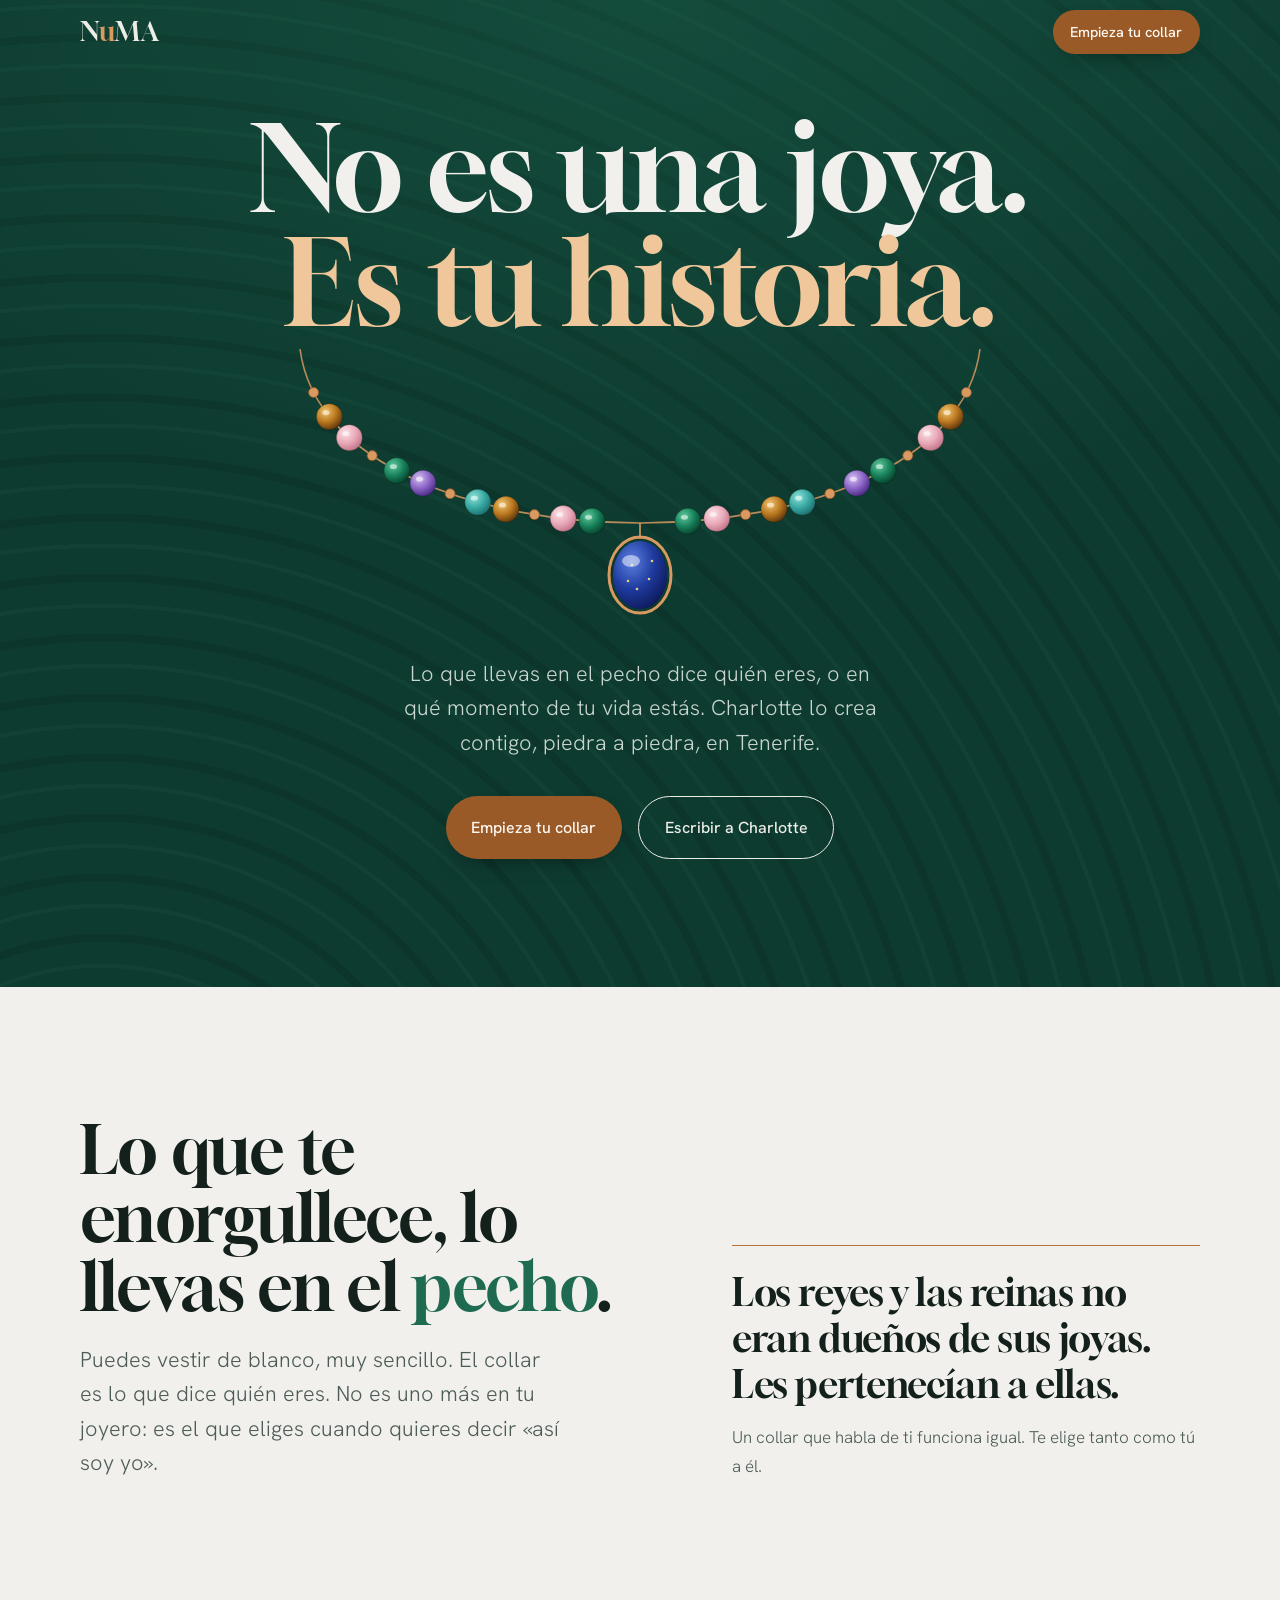
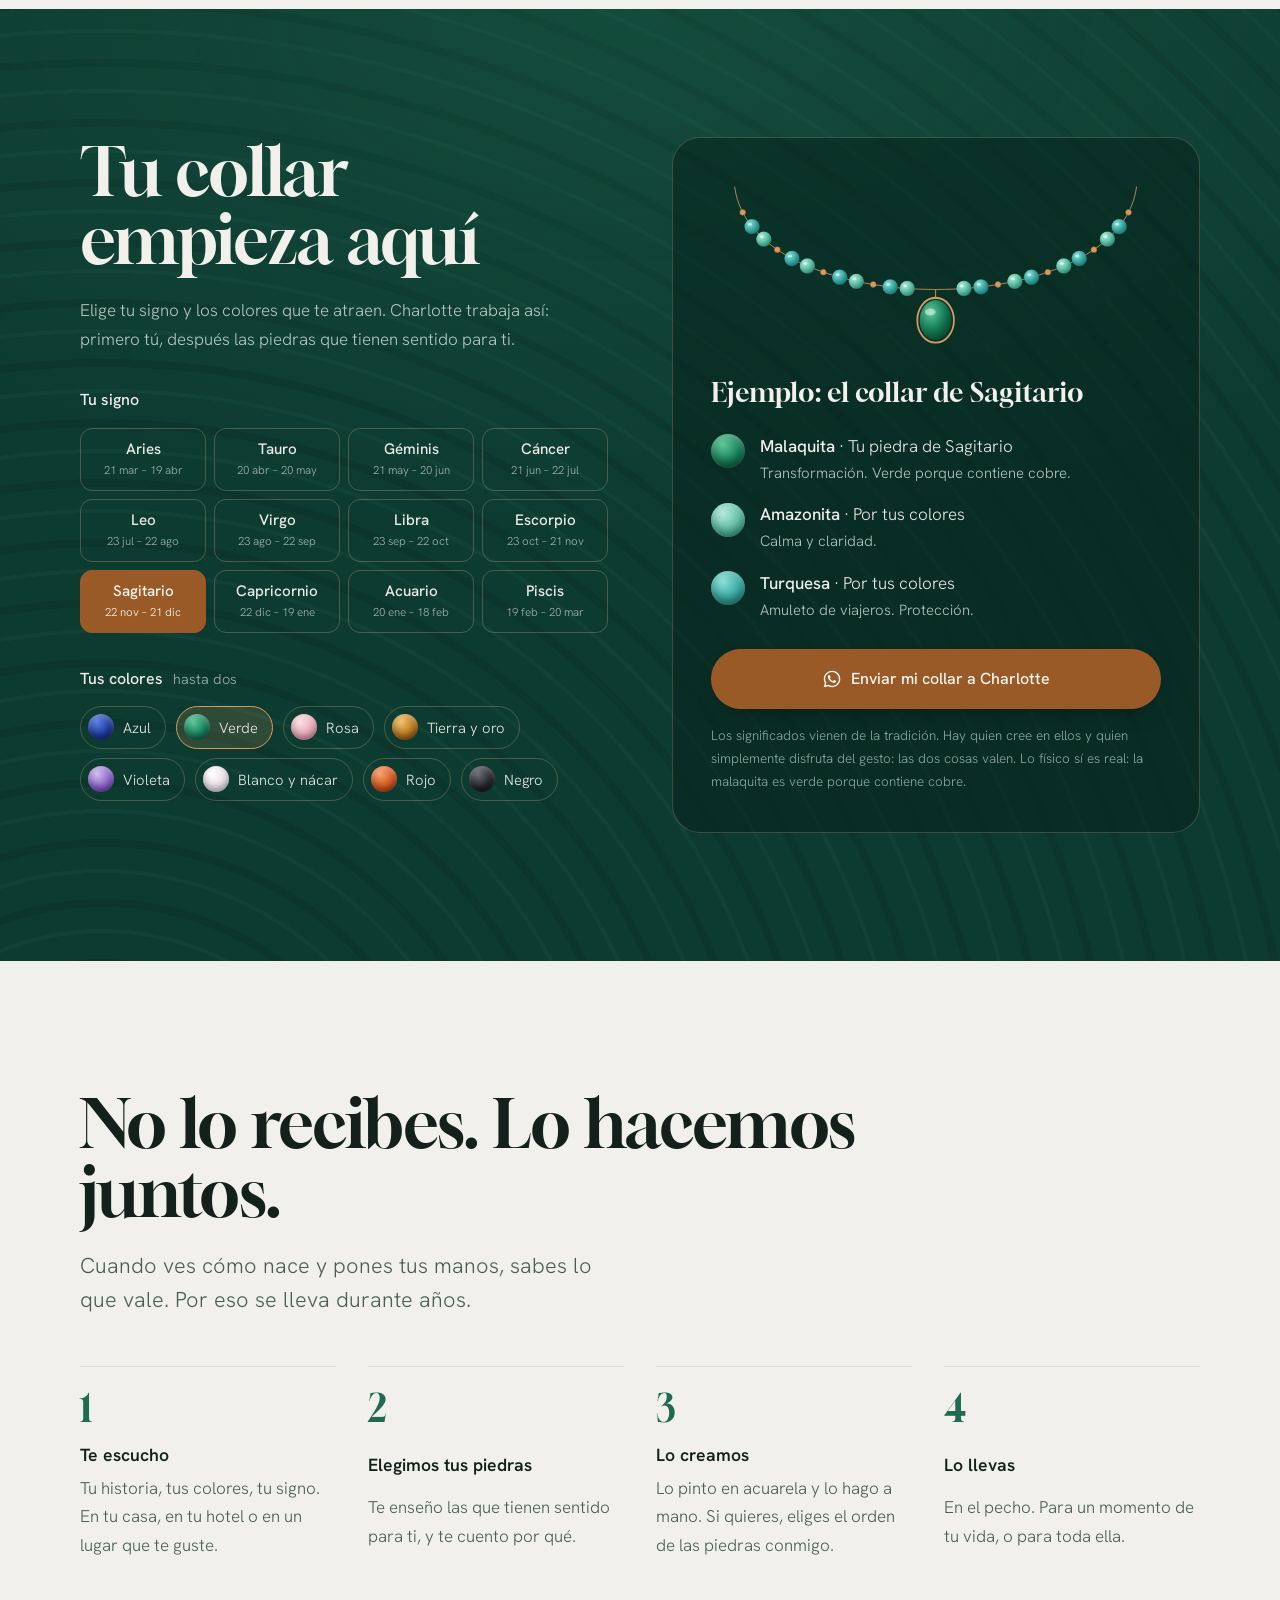
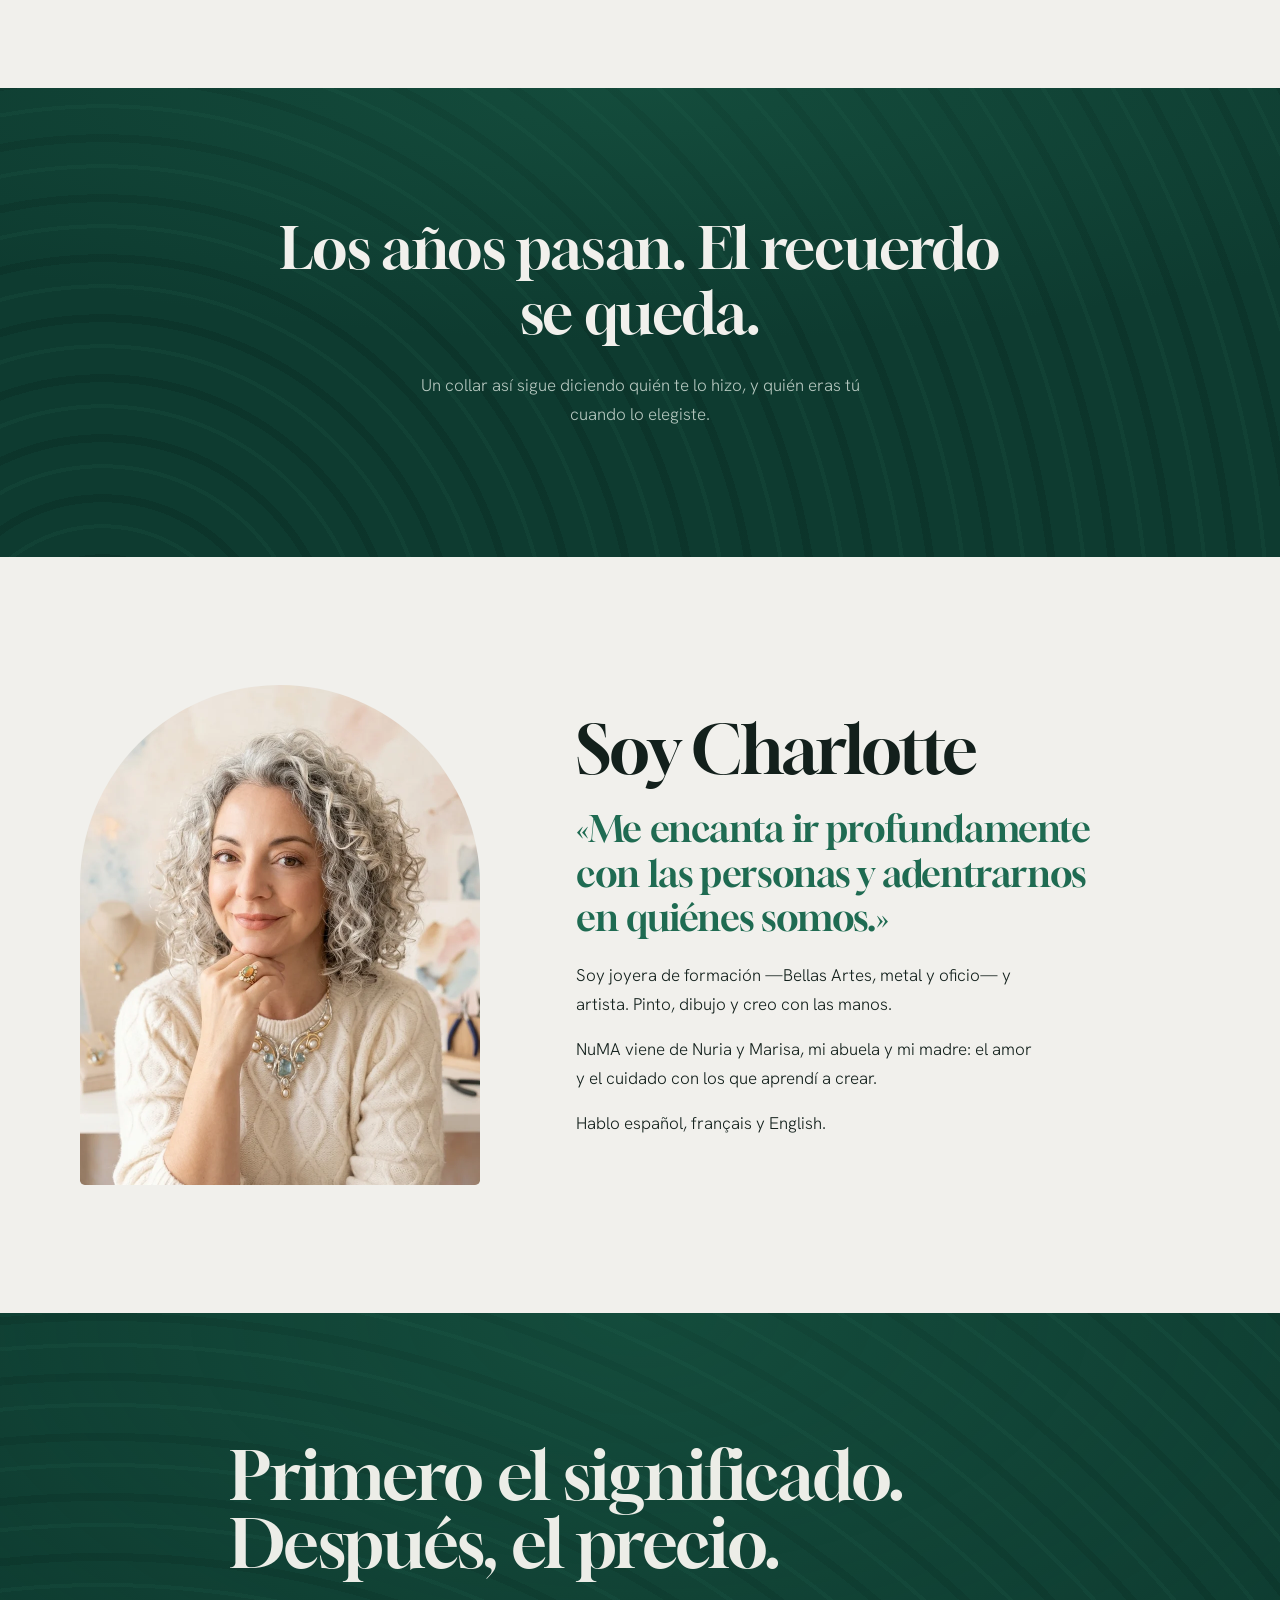
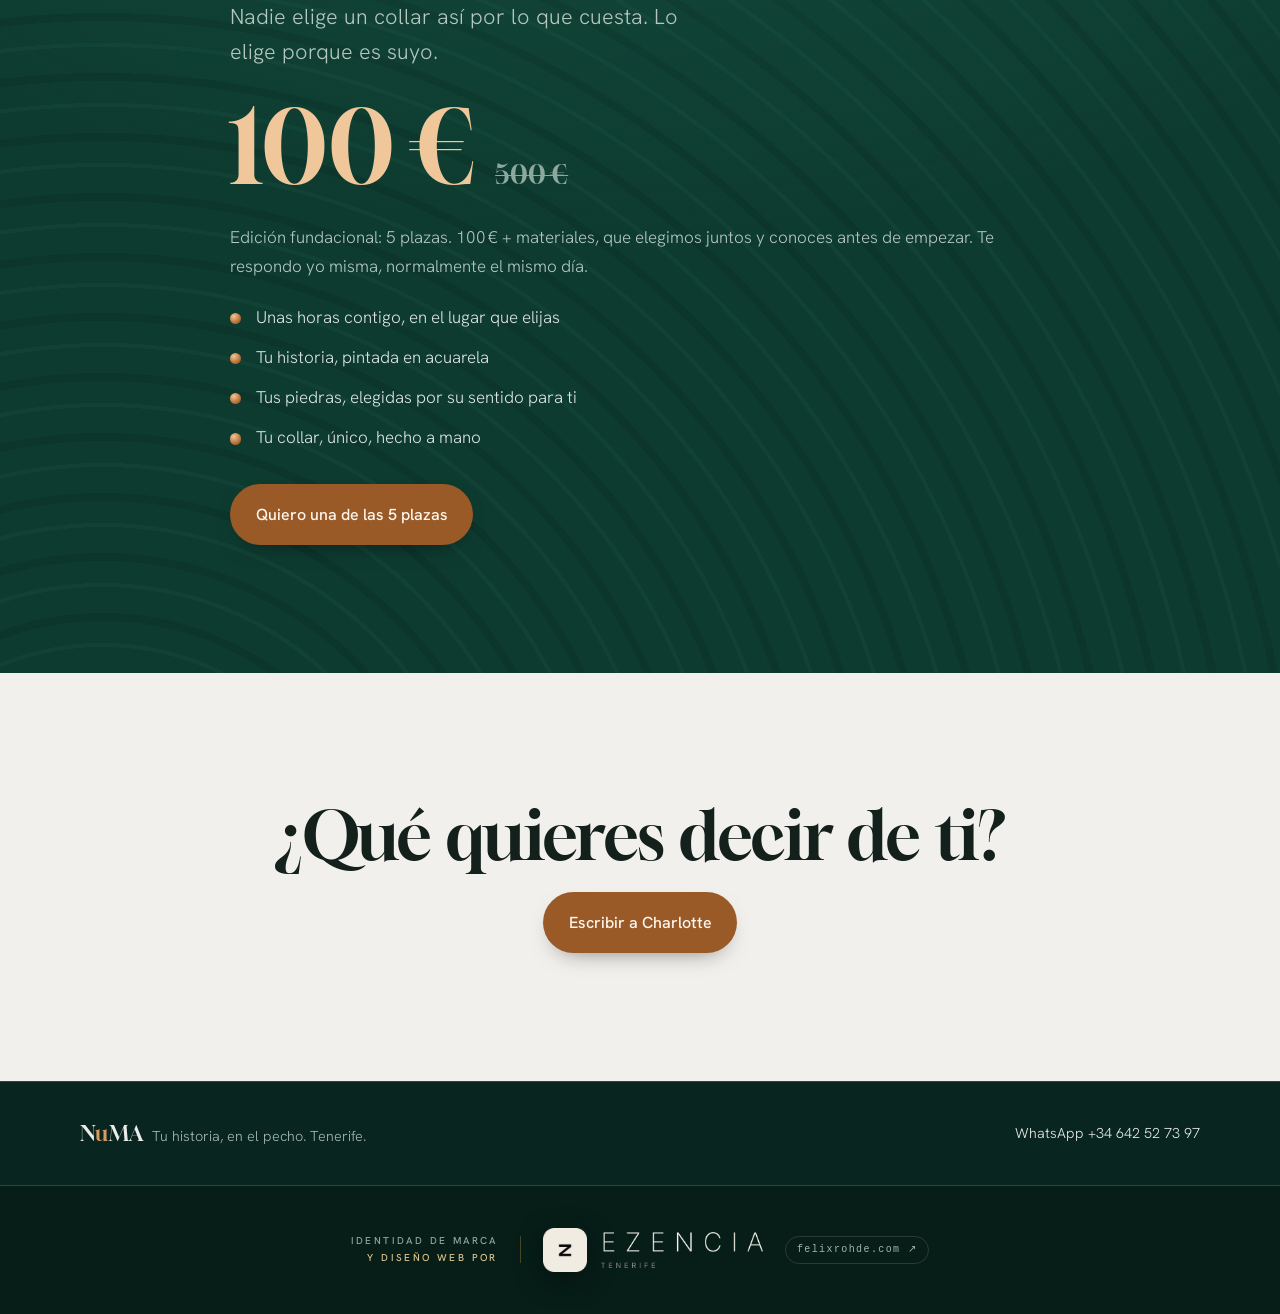
<file: b/index.html>
<!doctype html>
<html lang="es">
<head>
<meta charset="utf-8">
<meta name="viewport" content="width=device-width, initial-scale=1, viewport-fit=cover">
<title>NuMA · No es una joya. Es tu historia.</title>
<meta name="description" content="Lo que llevas en el pecho dice quién eres. Charlotte crea contigo, piedra a piedra, un collar que habla de ti. Tenerife.">
<meta name="robots" content="noindex">
<meta name="theme-color" content="#0E3B30">
<link rel="preconnect" href="https://fonts.googleapis.com">
<link rel="preconnect" href="https://fonts.gstatic.com" crossorigin>
<link href="https://fonts.googleapis.com/css2?family=Gloock&family=Hanken+Grotesk:ital,wght@0,300;0,400;0,500;0,600;1,400&display=swap" rel="stylesheet">
<style>
:root{
  --mal-0:#0B3128; --mal-1:#0E3B30; --mal-2:#13493B; --mal-3:#1F6B52; --mal-4:#3E9474;
  --cobre:#B8733A; --cobre-2:#D99A62; --cobre-3:#F0C79A;
  --selenita:#F1F0EC; --tinta:#13201C;
  --bg:var(--selenita); --bg-2:#FFFFFF; --ink:var(--tinta); --soft:#4D5C56; --line:#D8DBD3; --accent:var(--mal-3);
  --display:'Gloock', 'Didot', Georgia, serif;
  --sans:'Hanken Grotesk', 'Helvetica Neue', Arial, sans-serif;
  color-scheme: light;
}
@media (prefers-color-scheme: dark){
  :root:not([data-theme="light"]){ --bg:#0A2620; --bg-2:#0F3129; --ink:#ECEDE7; --soft:#A9B8B1; --line:#22463C; --accent:var(--cobre-2); color-scheme: dark; }
}
:root[data-theme="dark"]{ --bg:#0A2620; --bg-2:#0F3129; --ink:#ECEDE7; --soft:#A9B8B1; --line:#22463C; --accent:var(--cobre-2); color-scheme: dark; }
*,*::before,*::after{box-sizing:border-box;margin:0;padding:0}
html{scroll-behavior:smooth;scroll-padding-top:80px;-webkit-text-size-adjust:100%;overflow-x:clip}
body{background:var(--mal-1);color:var(--ink);font-family:var(--sans);font-weight:300;font-size:1.0625rem;line-height:1.7;overflow-x:hidden}
img{max-width:100%;height:auto;display:block}
a{color:inherit}
button{font:inherit;color:inherit;background:none;border:0;cursor:pointer}
:focus-visible{outline:2px solid var(--cobre-2);outline-offset:3px;border-radius:6px}
.wrap{width:min(1120px,100% - 2.5rem);margin-inline:auto}
section{position:relative;padding:clamp(4.5rem,10vw,8.5rem) 0}
.light{background:var(--bg);color:var(--ink)}
.green{color:#ECEDE7;background:
  radial-gradient(120% 90% at 50% 0%, rgba(31,107,82,.35), rgba(31,107,82,0) 60%),
  repeating-radial-gradient(circle at 8% 125%, rgba(11,49,40,0) 0 26px, rgba(62,148,116,.07) 26px 30px, rgba(11,49,40,0) 30px 52px, rgba(7,36,29,.28) 52px 60px),
  var(--mal-1)}
h1,h2,blockquote,.display{font-family:var(--display);font-weight:400;letter-spacing:-.01em}
h2{font-size:clamp(2.3rem,6.6vw,4.2rem);line-height:1.02;margin-bottom:1.4rem;max-width:18ch}
.light h2{color:var(--ink)}
p.big{font-size:clamp(1.15rem,2.4vw,1.35rem);line-height:1.6;max-width:40ch}
.soft{color:var(--soft)}
.green .soft{color:#B5C7BF}

/* buttons */
.btn{display:inline-flex;align-items:center;justify-content:center;gap:.6rem;text-decoration:none;font-weight:500;font-size:1rem;padding:1.05rem 1.6rem;border-radius:999px;transition:transform .2s ease, background .2s ease}
.btn svg{width:20px;height:20px;flex:none}
.btn-cobre{background:#9A5A28;color:#FFF8F0;box-shadow:0 10px 24px -14px rgba(0,0,0,.6)}
.btn-cobre:hover{background:#85491F;transform:translateY(-1px)}
.btn-line{border:1px solid currentColor}
.btn-line:hover{background:rgba(255,255,255,.06)}

/* nav */
.nav{position:fixed;inset:0 0 auto;z-index:30;padding-top:env(safe-area-inset-top,0px);transition:background .3s}
.nav.scrolled{background:rgba(14,59,48,.9);-webkit-backdrop-filter:blur(14px);backdrop-filter:blur(14px)}
.nav .wrap{display:flex;align-items:center;justify-content:space-between;height:64px}
.logo{font-family:var(--display);font-size:1.6rem;color:#ECEDE7;text-decoration:none;letter-spacing:.02em}
.logo span{color:var(--cobre-2)}
.nav .btn{padding:.6rem 1.1rem;font-size:.9rem}

/* hero */
.hero{min-height:100svh;display:flex;align-items:center;text-align:center;padding-top:7rem;overflow:hidden}
.hero h1{font-size:clamp(3rem,11vw,7.4rem);line-height:.96;color:#F1F0EC}
.hero h1 .l2{display:block;color:var(--cobre-3)}
.hero p.big{margin:1.6rem auto 0;color:#C9D6D0}
.hero .ctas{display:flex;flex-wrap:wrap;gap:1rem;justify-content:center;margin-top:2.2rem}
.neck{display:block;width:min(760px,100%);margin:-.5rem auto 0;overflow:visible}

/* chest / crowns */
.chest .wrap{display:grid;gap:3rem}
.chest h2 em{font-style:normal;color:var(--accent)}
.crowns{border-top:1px solid var(--cobre);padding-top:1.4rem}
.crowns blockquote{font-size:clamp(1.6rem,4vw,2.4rem);line-height:1.2;max-width:22ch}
@media (min-width:900px){ .chest .wrap{grid-template-columns:1.1fr .9fr;align-items:end;gap:5rem} }

/* builder */
.builder .wrap{display:grid;gap:2.6rem}
.builder h2{color:#F1F0EC}
.pick h3{font-family:var(--sans);font-weight:500;font-size:1rem;margin:2rem 0 .9rem;color:#F1F0EC}
.pick h3 small{font-weight:300;color:#9FB6AC;font-size:.9rem;margin-left:.4rem}
.signs{display:grid;grid-template-columns:repeat(3,minmax(0,1fr));gap:.5rem}
.sign{padding:.7rem .4rem;border-radius:12px;border:1px solid rgba(240,199,154,.25);text-align:center;line-height:1.2;transition:background .2s,border-color .2s}
.sign b{display:block;font-weight:500;font-size:.95rem}
.sign span{font-size:.72rem;color:#9FB6AC}
.sign[aria-pressed="true"]{background:#9A5A28;border-color:#9A5A28;color:#FFF8F0}
.sign[aria-pressed="true"] span{color:#FFF8F0}
.colors{display:flex;flex-wrap:wrap;gap:.6rem}
.color{display:inline-flex;align-items:center;gap:.55rem;padding:.45rem .9rem .45rem .45rem;border-radius:999px;border:1px solid rgba(240,199,154,.25);font-size:.92rem;transition:background .2s,border-color .2s}
.color i{width:26px;height:26px;border-radius:50%;box-shadow:inset 0 -4px 6px rgba(0,0,0,.3), inset 0 3px 5px rgba(255,255,255,.3)}
.color[aria-pressed="true"]{border-color:var(--cobre-2);background:rgba(217,154,98,.16)}
.result{background:rgba(7,36,29,.55);border:1px solid rgba(240,199,154,.22);border-radius:28px;padding:clamp(1.4rem,4vw,2.4rem);align-self:start}
.result > svg{width:100%;height:auto;display:block;overflow:visible}
.result h3{font-family:var(--display);font-weight:400;font-size:1.7rem;color:#F1F0EC;margin:1rem 0 .4rem}
.chosen{list-style:none;display:grid;gap:.9rem;margin:1rem 0 1.6rem}
.chosen li{display:grid;grid-template-columns:34px 1fr;gap:.9rem;align-items:start}
.chosen i{width:34px;height:34px;border-radius:50%;margin-top:.15rem;box-shadow:inset 0 -5px 8px rgba(0,0,0,.35), inset 0 3px 6px rgba(255,255,255,.3)}
.chosen b{font-weight:500;color:#F1F0EC}
.chosen p{font-size:.93rem;color:#B5C7BF}
.result .btn{width:100%}
.honest{font-size:.84rem;color:#8FA89D;margin-top:1rem}
@media (min-width:960px){ .builder .wrap{grid-template-columns:1fr 1fr;gap:4rem} .signs{grid-template-columns:repeat(4,minmax(0,1fr))} .result{position:sticky;top:90px} }

/* ritual */
.ritual ol{list-style:none;display:grid;gap:2.4rem;margin-top:3rem;counter-reset:r}
.ritual li{counter-increment:r;display:grid;grid-template-columns:3.4rem 1fr;gap:.2rem 1.2rem;border-top:1px solid var(--line);padding-top:1.4rem}
.ritual li::before{content:counter(r);font-family:var(--display);font-size:2.4rem;line-height:1;color:var(--accent);grid-row:span 2}
.ritual h3{font-family:var(--sans);font-weight:600;font-size:1.1rem}
.ritual p{color:var(--soft);max-width:44ch}
@media (min-width:900px){ .ritual ol{grid-template-columns:repeat(4,minmax(0,1fr));gap:2rem} .ritual li{grid-template-columns:1fr} .ritual li::before{grid-row:auto;margin-bottom:.6rem} }

/* years */
.years{text-align:center}
.years blockquote{font-size:clamp(2rem,5.6vw,3.6rem);line-height:1.12;max-width:20ch;margin:0 auto;color:#F1F0EC}
.years p{margin:1.6rem auto 0;max-width:46ch;color:#B5C7BF}

/* charlotte */
.about .wrap{display:grid;gap:2.6rem}
.about figure{width:min(100%,400px)}
.about img{width:100%;aspect-ratio:4/5;object-fit:cover;border-radius:999px 999px 24px 24px}
.about blockquote{font-size:clamp(1.6rem,4.4vw,2.3rem);line-height:1.2;color:var(--accent);margin-bottom:1.4rem;max-width:22ch}
.about p{max-width:46ch;margin-bottom:1rem}
@media (min-width:900px){ .about .wrap{grid-template-columns:.8fr 1.2fr;gap:5rem;align-items:center} }

/* price */
.price .wrap{max-width:820px}
.price .row{display:flex;flex-wrap:wrap;align-items:baseline;gap:.4rem 1.2rem;margin:1.6rem 0}
.price .now{font-family:var(--display);font-size:clamp(4rem,15vw,6.4rem);line-height:1;color:var(--cobre-3)}
.price .was{font-family:var(--display);font-size:1.7rem;color:#8FA89D;text-decoration:line-through;text-decoration-thickness:1px}
.price ul{list-style:none;display:grid;gap:.7rem;margin:1.4rem 0 2rem}
.price li{padding-left:1.6rem;position:relative;color:#DCE5E0}
.price li::before{content:"";position:absolute;left:0;top:.6em;width:.7rem;height:.7rem;border-radius:50%;background:radial-gradient(circle at 35% 30%, var(--cobre-3), var(--cobre) 60%, #7A4520)}

.sr{position:absolute!important;width:1px;height:1px;overflow:hidden;clip:rect(0 0 0 0);white-space:nowrap}
/* close */
.close{text-align:center}
.close h2{margin-inline:auto}

/* footer (Master: karlaleon-website) */
.site-foot{background:#082520;color:#A9B8B1;font-size:.9rem;border-top:1px solid rgba(217,154,98,.25)}
.site-foot .wrap{padding-block:34px;display:flex;flex-wrap:wrap;gap:14px 28px;justify-content:space-between;align-items:center}
.site-foot a{color:#ECEDE7;text-decoration:none}
.site-foot a:hover{text-decoration:underline;text-underline-offset:3px}
.sig{background:#061D18;border-top:1px solid rgba(201,161,74,.28)}
.sig .wrap{padding-block:30px;display:flex;justify-content:center}
.site-foot a.ez{display:inline-flex;align-items:center;gap:22px;text-decoration:none;color:#F3EFE7;padding:12px 18px;border-radius:16px;transition:background .35s ease}
.ez:hover,.ez:focus-visible{background:rgba(243,239,231,.045)}
.site-foot a.ez:hover{text-decoration:none}
.ez-by{display:grid;gap:7px;text-align:right;padding-right:22px;border-right:1px solid rgba(201,161,74,.32);font:500 10px/1 var(--sans);letter-spacing:.24em;text-transform:uppercase;color:#8FA89D}
.ez-by b{font-weight:500;color:#D9C38E}
.ez-row{display:inline-flex;align-items:center;gap:14px}
.ez-z{position:relative;width:44px;height:44px;flex:none;filter:drop-shadow(0 8px 14px rgba(0,0,0,.35));transition:transform .45s cubic-bezier(.2,.7,.2,1)}
.ez-z img{position:absolute;inset:0;width:100%;height:100%;transition:opacity .45s ease}
.ez-z .g{opacity:0}
.ez:hover .ez-z,.ez:focus-visible .ez-z{transform:rotate(-6deg)}
.ez:hover .ez-z .g,.ez:focus-visible .ez-z .g{opacity:1}
.ez-wm{display:block;height:36px;width:auto}
.ez-go{font:500 10px/1 ui-monospace,"SF Mono",Menlo,Consolas,monospace;letter-spacing:.14em;color:#9FB6AC;padding:8px 11px;border:1px solid rgba(243,239,231,.14);border-radius:999px;transition:color .3s,border-color .3s}
.ez:hover .ez-go,.ez:focus-visible .ez-go{color:#F2D58A;border-color:rgba(201,161,74,.6)}
@media (max-width:640px){
  .ez{flex-direction:column;gap:16px;padding:14px 10px}
  .ez-by{text-align:center;border-right:0;padding-right:0;display:block;line-height:1.6}
  .ez-by br{display:none}
  .ez-by b::before{content:" "}
  .ez-z{width:40px;height:40px}
  .ez-wm{height:32px}
}
@media (max-width:899px){ .sig .wrap{padding-block:30px calc(110px + env(safe-area-inset-bottom,0px))} }

/* dock */
.dock{position:fixed;left:0;right:0;bottom:0;z-index:25;padding:.8rem 1rem calc(.8rem + env(safe-area-inset-bottom,0px));background:rgba(14,59,48,.94);-webkit-backdrop-filter:blur(14px);backdrop-filter:blur(14px);border-top:1px solid rgba(217,154,98,.3);display:flex;align-items:center;gap:.9rem;transform:translateY(110%);transition:transform .35s ease}
.dock.show{transform:none}
.dock .txt{flex:1;font-size:.84rem;line-height:1.3;color:#B5C7BF}
.dock .txt b{display:block;font-family:var(--display);font-weight:400;font-size:1.05rem;color:#F1F0EC}
.dock .btn{padding:.8rem 1.1rem;font-size:.92rem}
@media (min-width:900px){ .dock{display:none} }

/* motion: one moment — the stones fall onto the strand */
@media (prefers-reduced-motion: no-preference){
  .hero .bead{animation:drop .7s cubic-bezier(.3,1.4,.5,1) both}
  @keyframes drop{from{opacity:0;transform:translateY(-40px)}to{opacity:1;transform:none}}
  .result .bead{transition:transform .35s ease}
}
@media (prefers-reduced-motion: reduce){ html{scroll-behavior:auto} .dock{transition:none} }
.bead{transform-box:fill-box;transform-origin:center}
</style>
</head>
<body>

<header class="nav" id="nav">
  <div class="wrap">
    <a class="logo" href="#inicio" aria-label="NuMA, inicio">N<span>u</span>MA</a>
    <a class="btn btn-cobre" href="#collar">Empieza tu collar</a>
  </div>
</header>

<main>
  <section class="hero green" id="inicio" aria-labelledby="h1">
    <div class="wrap">
      <h1 id="h1">No es una joya.<span class="l2">Es tu historia.</span></h1>
      <svg class="neck" id="hero-neck" viewBox="0 0 760 300" role="img" aria-label="Un collar de piedras naturales"></svg>
      <p class="big">Lo que llevas en el pecho dice quién eres, o en qué momento de tu vida estás. Charlotte lo crea contigo, piedra a piedra, en Tenerife.</p>
      <div class="ctas">
        <a class="btn btn-cobre" href="#collar" id="hero-cta">Empieza tu collar</a>
        <a class="btn btn-line wa" href="#" target="_blank" rel="noopener">Escribir a Charlotte</a>
      </div>
    </div>
  </section>

  <section class="chest light" aria-labelledby="h-chest">
    <div class="wrap">
      <div>
        <h2 id="h-chest">Lo que te enorgullece, lo llevas en el <em>pecho</em>.</h2>
        <p class="big soft">Puedes vestir de blanco, muy sencillo. El collar es lo que dice quién eres. No es uno más en tu joyero: es el que eliges cuando quieres decir «así soy yo».</p>
      </div>
      <div class="crowns">
        <blockquote>Los reyes y las reinas no eran dueños de sus joyas. Les pertenecían a ellas.</blockquote>
        <p class="soft" style="margin-top:1rem">Un collar que habla de ti funciona igual. Te elige tanto como tú a él.</p>
      </div>
    </div>
  </section>

  <section class="builder green" id="collar" aria-labelledby="h-collar">
    <div class="wrap">
      <div class="pick">
        <h2 id="h-collar">Tu collar empieza aquí</h2>
        <p class="soft">Elige tu signo y los colores que te atraen. Charlotte trabaja así: primero tú, después las piedras que tienen sentido para ti.</p>
        <h3 id="lbl-sign">Tu signo</h3>
        <div class="signs" role="group" aria-labelledby="lbl-sign" id="signs"></div>
        <h3 id="lbl-color">Tus colores <small>hasta dos</small></h3>
        <div class="colors" role="group" aria-labelledby="lbl-color" id="colors"></div>
      </div>
      <div class="result" aria-live="polite">
        <svg id="my-neck" viewBox="0 0 760 300" role="img" aria-label="Tu collar"></svg>
        <h3 id="res-title">Tu collar</h3>
        <ul class="chosen" id="chosen"></ul>
        <a class="btn btn-cobre wa" id="res-cta" href="#" target="_blank" rel="noopener"><svg viewBox="0 0 24 24" aria-hidden="true" fill="currentColor"><path d="M12.04 2C6.58 2 2.13 6.45 2.13 11.91c0 1.75.46 3.45 1.32 4.95L2.05 22l5.25-1.38a9.9 9.9 0 0 0 4.74 1.21h.01c5.46 0 9.91-4.45 9.91-9.91A9.85 9.85 0 0 0 12.04 2Zm0 18.15h-.01a8.2 8.2 0 0 1-4.19-1.15l-.3-.18-3.12.82.83-3.04-.2-.31a8.22 8.22 0 0 1-1.26-4.38c0-4.54 3.7-8.24 8.25-8.24a8.2 8.2 0 0 1 8.24 8.25c0 4.54-3.7 8.23-8.24 8.23Zm4.52-6.16c-.25-.12-1.47-.72-1.69-.81-.23-.08-.39-.12-.56.13-.16.25-.64.81-.79.97-.14.17-.29.19-.54.06-.25-.12-1.05-.39-1.99-1.23-.74-.66-1.23-1.47-1.38-1.72-.14-.25-.02-.38.11-.51.11-.11.25-.29.37-.43.13-.15.17-.25.25-.42.08-.16.04-.31-.02-.43-.06-.13-.56-1.35-.77-1.85-.2-.48-.41-.42-.56-.43h-.48c-.17 0-.43.06-.66.31-.22.25-.86.85-.86 2.07 0 1.22.89 2.4 1.01 2.56.12.17 1.75 2.67 4.24 3.74.59.26 1.05.41 1.41.52.59.19 1.13.16 1.56.1.48-.07 1.47-.6 1.67-1.18.21-.58.21-1.07.15-1.18-.07-.1-.23-.16-.48-.29Z"/></svg>Enviar mi collar a Charlotte</a>
        <p class="honest">Los significados vienen de la tradición. Hay quien cree en ellos y quien simplemente disfruta del gesto: las dos cosas valen. Lo físico sí es real: la malaquita es verde porque contiene cobre.</p>
        <noscript><p class="honest">Activa JavaScript para componer tu collar, o escribe directamente a Charlotte.</p></noscript>
      </div>
    </div>
  </section>

  <section class="ritual light" aria-labelledby="h-ritual">
    <div class="wrap">
      <h2 id="h-ritual">No lo recibes. Lo hacemos juntos.</h2>
      <p class="big soft">Cuando ves cómo nace y pones tus manos, sabes lo que vale. Por eso se lleva durante años.</p>
      <ol>
        <li><h3>Te escucho</h3><p>Tu historia, tus colores, tu signo. En tu casa, en tu hotel o en un lugar que te guste.</p></li>
        <li><h3>Elegimos tus piedras</h3><p>Te enseño las que tienen sentido para ti, y te cuento por qué.</p></li>
        <li><h3>Lo creamos</h3><p>Lo pinto en acuarela y lo hago a mano. Si quieres, eliges el orden de las piedras conmigo.</p></li>
        <li><h3>Lo llevas</h3><p>En el pecho. Para un momento de tu vida, o para toda ella.</p></li>
      </ol>
    </div>
  </section>

  <section class="years green" aria-labelledby="h-years">
    <div class="wrap">
      <h2 id="h-years" class="sr">Años después</h2>
      <blockquote>Los años pasan. El recuerdo se queda.</blockquote>
      <p>Un collar así sigue diciendo quién te lo hizo, y quién eras tú cuando lo elegiste.</p>
    </div>
  </section>

  <section class="about light" id="charlotte" aria-labelledby="h-charlotte">
    <div class="wrap">
      <figure><img src="../assets/portrait.webp" alt="Charlotte, joyera y artista, en su taller" width="800" height="1000" loading="lazy"></figure>
      <div>
        <h2 id="h-charlotte">Soy Charlotte</h2>
        <blockquote>«Me encanta ir profundamente con las personas y adentrarnos en quiénes somos.»</blockquote>
        <p>Soy joyera de formación —Bellas Artes, metal y oficio— y artista. Pinto, dibujo y creo con las manos.</p>
        <p>NuMA viene de Nuria y Marisa, mi abuela y mi madre: el amor y el cuidado con los que aprendí a crear.</p>
        <p>Hablo español, français y English.</p>
      </div>
    </div>
  </section>

  <section class="price green" id="precio" aria-labelledby="h-precio">
    <div class="wrap">
      <h2 id="h-precio">Primero el significado. Después, el precio.</h2>
      <p class="big soft">Nadie elige un collar así por lo que cuesta. Lo elige porque es suyo.</p>
      <div class="row"><span class="now">100&#8239;€</span><span class="was" aria-label="Precio habitual 500 euros">500&#8239;€</span></div>
      <p class="soft">Edición fundacional: 5 plazas. 100&#8239;€ + materiales, que elegimos juntos y conoces antes de empezar. Te respondo yo misma, normalmente el mismo día.</p>
      <ul>
        <li>Unas horas contigo, en el lugar que elijas</li>
        <li>Tu historia, pintada en acuarela</li>
        <li>Tus piedras, elegidas por su sentido para ti</li>
        <li>Tu collar, único, hecho a mano</li>
      </ul>
      <a class="btn btn-cobre wa" href="#" target="_blank" rel="noopener">Quiero una de las 5 plazas</a>
    </div>
  </section>

  <section class="close light" aria-labelledby="h-close">
    <div class="wrap">
      <h2 id="h-close">¿Qué quieres decir de ti?</h2>
      <a class="btn btn-cobre wa" href="#" target="_blank" rel="noopener">Escribir a Charlotte</a>
    </div>
  </section>
</main>

<footer class="site-foot">
  <div class="wrap">
    <span><span class="logo" style="font-size:1.3rem">N<span>u</span>MA</span>&nbsp;&nbsp;Tu historia, en el pecho. Tenerife.</span>
    <nav aria-label="Contacto"><a class="wa" href="#" target="_blank" rel="noopener">WhatsApp +34 642 52 73 97</a></nav>
  </div>
  <div class="sig">
    <div class="wrap">
      <a class="ez" href="https://felixrohde.com/" target="_blank" rel="noopener" aria-label="Identidad de marca y diseño web: Ezencia, Tenerife (felixrohde.com)">
        <span class="ez-by">Identidad de marca<br><b>y diseño web por</b></span>
        <span class="ez-row">
          <span class="ez-z" aria-hidden="true"><img src="../assets/ezencia/ezencia-zeichen-knochen.png" width="44" height="44" alt="" loading="lazy" decoding="async"><img class="g" src="../assets/ezencia/ezencia-zeichen-gold.png" width="44" height="44" alt="" loading="lazy" decoding="async"></span>
          <img class="ez-wm" src="../assets/ezencia/ezencia-schriftzug-hell.webp" width="162" height="36" alt="Ezencia · Tenerife" loading="lazy" decoding="async">
        </span>
        <span class="ez-go" aria-hidden="true">felixrohde.com ↗</span>
      </a>
    </div>
  </div>
</footer>

<div class="dock" id="dock" aria-hidden="true">
  <div class="txt"><b>Tu collar empieza aquí</b>Edición fundacional: 5 plazas</div>
  <a class="btn btn-cobre" href="#collar" tabindex="-1">Empezar</a>
</div>

<script>
(function(){
  var PHONE='34642527397';
  var BASE='Hola Charlotte, vengo de la web de NuMA y quiero saber más 💙';
  function wa(text){ return 'https://api.whatsapp.com/send/?phone='+PHONE+'&text='+encodeURIComponent(text); }

  // Piedras: colores (claro, medio, oscuro), significado según la tradición
  var S={
    lapis:{n:'Lapislázuli',c:['#5B7FE0','#1F3A9E','#0D1A5C'],f:'#E8CB86',m:'La piedra de los faraones. Verdad y sabiduría.'},
    azurita:{n:'Azurita',c:['#4F86E8','#1C4FB8','#0B235E'],m:'Claridad mental e intuición.'},
    sodalita:{n:'Sodalita',c:['#7D95D6','#2C3F8F','#141E4A'],m:'Calma y expresión sincera.'},
    malaquita:{n:'Malaquita',c:['#5FC79A','#17805A','#07402C'],m:'Transformación. Verde porque contiene cobre.'},
    amazonita:{n:'Amazonita',c:['#B7EAD9','#5DBFA4','#2C7F6B'],m:'Calma y claridad.'},
    turquesa:{n:'Turquesa',c:['#8DE0D6','#38A9A3','#1C6E6C'],m:'Amuleto de viajeros. Protección.'},
    cuarzorosa:{n:'Cuarzo rosa',c:['#FBE1E6','#E9A9B8','#C07489'],m:'Amor y ternura.'},
    rodocrosita:{n:'Rodocrosita',c:['#F7B8C2','#D96A86','#8E3350'],m:'Amor propio y alegría.'},
    tigre:{n:'Ojo de tigre',c:['#F0C46E','#B9771F','#5C350C'],m:'Valor, confianza y protección.'},
    agata:{n:'Ágata',c:['#E8C9A7','#A97B57','#5A3B26'],m:'Equilibrio y estabilidad.'},
    citrino:{n:'Citrino',c:['#FFE7A0','#E9B53E','#A86E12'],m:'Luz y abundancia.'},
    amatista:{n:'Amatista',c:['#D2BDF0','#8A63C6','#46297F'],m:'Calma, serenidad y buen descanso.'},
    lepidolita:{n:'Lepidolita',c:['#E6D3EC','#B08DC0','#6E4F80'],m:'Equilibrio emocional.'},
    luna:{n:'Piedra luna',c:['#FFFFFF','#DCE3EE','#9FB0C8'],m:'Intuición y ciclos.'},
    nacar:{n:'Nácar',c:['#FFFFFF','#EADFE6','#B9C6D6'],m:'Nace del mar, capa a capa. Calma y cuidado.'},
    selenita:{n:'Selenita',c:['#FFFFFF','#EEEDE6','#C9C7BC'],m:'Limpieza y paz.'},
    obsidiana:{n:'Obsidiana',c:['#6B6F78','#24262B','#08090B'],m:'Protección.'},
    onix:{n:'Ónix',c:['#5A5A5E','#1C1C1F','#060607'],m:'Fuerza y constancia.'},
    cornalina:{n:'Cornalina',c:['#F7A46A','#D3561F','#7E2A0B'],m:'Energía y valor.'},
    granate:{n:'Granate',c:['#D9536B','#8C1430','#3E0614'],m:'Constancia y pasión.'},
    aguamarina:{n:'Aguamarina',c:['#D6F3F6','#8FD0DA','#4E98A6'],m:'Calma. El mar.'}
  };
  // Signos: piedra según una tradición común (Charlotte puede ajustarla)
  var SIGNS=[
    ['Aries','21 mar – 19 abr','cornalina'],['Tauro','20 abr – 20 may','cuarzorosa'],['Géminis','21 may – 20 jun','agata'],
    ['Cáncer','21 jun – 22 jul','luna'],['Leo','23 jul – 22 ago','tigre'],['Virgo','23 ago – 22 sep','amazonita'],
    ['Libra','23 sep – 22 oct','lapis'],['Escorpio','23 oct – 21 nov','obsidiana'],['Sagitario','22 nov – 21 dic','malaquita'],
    ['Capricornio','22 dic – 19 ene','granate'],['Acuario','20 ene – 18 feb','amatista'],['Piscis','19 feb – 20 mar','aguamarina']
  ];
  var COLORS=[
    ['Azul',['lapis','azurita','sodalita']],['Verde',['malaquita','amazonita','turquesa']],['Rosa',['cuarzorosa','rodocrosita']],
    ['Tierra y oro',['tigre','agata','citrino']],['Violeta',['amatista','lepidolita']],['Blanco y nácar',['nacar','luna','selenita']],
    ['Rojo',['cornalina','granate']],['Negro',['obsidiana','onix']]
  ];
  function grad(k){ var c=S[k].c; return 'radial-gradient(circle at 35% 30%, '+c[0]+', '+c[1]+' 55%, '+c[2]+')'; }

  // SVG necklace on a U-shaped strand
  var NS='http://www.w3.org/2000/svg', uid=0;
  function el(n,a){ var e=document.createElementNS(NS,n); for(var k in a) e.setAttribute(k,a[k]); return e; }
  function draw(svg, pendant, beads, animate){
    while(svg.firstChild) svg.removeChild(svg.firstChild);
    var defs=el('defs',{}); svg.appendChild(defs);
    function g(k){ var id='g'+(uid++), c=S[k].c, r=el('radialGradient',{id:id,cx:'35%',cy:'30%',r:'75%'});
      [[0,c[0]],[.55,c[1]],[1,c[2]]].forEach(function(s){ r.appendChild(el('stop',{offset:s[0],'stop-color':s[1]})); });
      defs.appendChild(r); return 'url(#'+id+')'; }
    var d='M 40 18 C 70 250, 690 250, 720 18';
    var path=el('path',{d:d,fill:'none',stroke:'#D99A62','stroke-width':'1.6',opacity:'.85'}); svg.appendChild(path);
    var L=path.getTotalLength(), mid=L/2, n=beads.length, step=29, gap=48;
    var placed=[];
    for(var i=0;i<n;i++){
      var off=gap+i*step;
      if(off>mid-20) break;
      placed.push([mid-off,beads[i]],[mid+off,beads[i]]);
    }
    var delay=0;
    placed.sort(function(a,b){ return Math.abs(b[0]-mid)-Math.abs(a[0]-mid); });
    placed.forEach(function(p){
      var pt=path.getPointAtLength(p[0]);
      var isCopper=p[1]==='_cu';
      var c=el('circle',{cx:pt.x,cy:pt.y,r:isCopper?5:13,fill:isCopper?'#D99A62':g(p[1]),stroke:isCopper?'#8C5426':'rgba(0,0,0,.25)','stroke-width':'.8',class:'bead'});
      if(animate){ c.style.animationDelay=(delay+=0.035)+'s'; }
      svg.appendChild(c);
      if(!isCopper){ svg.appendChild(el('ellipse',{cx:pt.x-3.5,cy:pt.y-4,rx:3.6,ry:2.4,fill:'rgba(255,255,255,.55)','pointer-events':'none'})); }
    });
    var b=path.getPointAtLength(mid);
    svg.appendChild(el('line',{x1:b.x,y1:b.y,x2:b.x,y2:b.y+16,stroke:'#D99A62','stroke-width':'1.6'}));
    var pend=el('g',{class:'bead'}); if(animate) pend.style.animationDelay=(delay+0.1)+'s';
    pend.appendChild(el('ellipse',{cx:b.x,cy:b.y+52,rx:31,ry:38,fill:'none',stroke:'#D99A62','stroke-width':'3'}));
    pend.appendChild(el('ellipse',{cx:b.x,cy:b.y+52,rx:27,ry:34,fill:g(pendant)}));
    if(S[pendant].f){ [[-8,-10],[9,4],[-3,14],[12,-14],[-12,6]].forEach(function(o){ pend.appendChild(el('circle',{cx:b.x+o[0],cy:b.y+52+o[1],r:1.3,fill:S[pendant].f})); }); }
    pend.appendChild(el('ellipse',{cx:b.x-9,cy:b.y+38,rx:9,ry:6,fill:'rgba(255,255,255,.5)'}));
    svg.appendChild(pend);
  }
  function strand(stones){ var out=[]; for(var i=0;i<12;i++){ out.push(stones[i%stones.length]); if(i%2===1) out.push('_cu'); } return out; }

  // Hero
  draw(document.getElementById('hero-neck'),'lapis',strand(['malaquita','cuarzorosa','tigre','turquesa','amatista']),true);

  // Builder
  var sign=8, colors=[1], touched=false;
  var signsEl=document.getElementById('signs'), colorsEl=document.getElementById('colors');
  SIGNS.forEach(function(s,i){
    var b=document.createElement('button'); b.type='button'; b.className='sign'; b.innerHTML='<b>'+s[0]+'</b><span>'+s[1]+'</span>';
    b.addEventListener('click',function(){ sign=i; touched=true; update(); }); signsEl.appendChild(b);
  });
  COLORS.forEach(function(c,i){
    var b=document.createElement('button'); b.type='button'; b.className='color'; b.innerHTML='<i style="background:'+grad(c[1][0])+'"></i>'+c[0];
    b.addEventListener('click',function(){ touched=true; var k=colors.indexOf(i); if(k>-1){ if(colors.length>1) colors.splice(k,1); } else { colors.push(i); if(colors.length>2) colors.shift(); } update(); });
    colorsEl.appendChild(b);
  });
  function update(){
    [].forEach.call(signsEl.children,function(b,i){ b.setAttribute('aria-pressed', i===sign?'true':'false'); });
    [].forEach.call(colorsEl.children,function(b,i){ b.setAttribute('aria-pressed', colors.indexOf(i)>-1?'true':'false'); });
    var s=SIGNS[sign], pend=s[2];
    var cs=[]; colors.forEach(function(i){ COLORS[i][1].forEach(function(k){ if(k!==pend && cs.indexOf(k)<0) cs.push(k); }); });
    var pick=[]; var lists=colors.map(function(i){ return COLORS[i][1].filter(function(k){return k!==pend;}); });
    for(var r=0;r<3;r++) lists.forEach(function(l){ if(l[r] && pick.indexOf(l[r])<0) pick.push(l[r]); });
    pick=pick.slice(0,3);
    draw(document.getElementById('my-neck'),pend,strand(pick),false);
    document.getElementById('res-title').textContent=(touched?'El collar de ':'Ejemplo: el collar de ')+s[0];
    var ul=document.getElementById('chosen'); ul.innerHTML='';
    [[pend,'Tu piedra de '+s[0]]].concat(pick.map(function(k){return [k,'Por tus colores'];})).forEach(function(x){
      var li=document.createElement('li'); li.innerHTML='<i style="background:'+grad(x[0])+'"></i><div><b>'+S[x[0]].n+'</b> · <span>'+x[1]+'</span><p>'+S[x[0]].m+'</p></div>'; ul.appendChild(li);
    });
    function and(a){ return a.length<2 ? a.join('') : a.slice(0,-1).join(', ')+' y '+a[a.length-1]; }
    var names=[pend].concat(pick).map(function(k){return S[k].n.toLowerCase();});
    var txt='Hola Charlotte, vengo de la web de NuMA 💙 Soy '+s[0]+' y me atrae'+(colors.length>1?'n los colores ':' el color ')+and(colors.map(function(i){return '«'+COLORS[i][0].toLowerCase()+'»';}))+'. Me encantaría un collar con '+and(names)+'.';
    document.getElementById('res-cta').href=wa(touched?txt:BASE);
    [].forEach.call(document.querySelectorAll('a.wa'),function(a){ a.href=wa(touched?txt:BASE); });
  }
  update();

  // all other WhatsApp links
  [].forEach.call(document.querySelectorAll('a.wa'),function(a){ if(a.id!=='res-cta') a.href=wa(BASE); });

  var nav=document.getElementById('nav');
  function onScroll(){ nav.classList.toggle('scrolled', window.scrollY>12); }
  window.addEventListener('scroll',onScroll,{passive:true}); onScroll();
  var dock=document.getElementById('dock'), cta=document.getElementById('hero-cta');
  if('IntersectionObserver' in window){
    new IntersectionObserver(function(e){
      var past=!e[0].isIntersecting && e[0].boundingClientRect.top<0;
      dock.classList.toggle('show',past); dock.setAttribute('aria-hidden',past?'false':'true'); dock.querySelector('a').tabIndex=past?0:-1;
    },{threshold:0}).observe(cta);
  }
})();
</script>
</body>
</html>
</file>
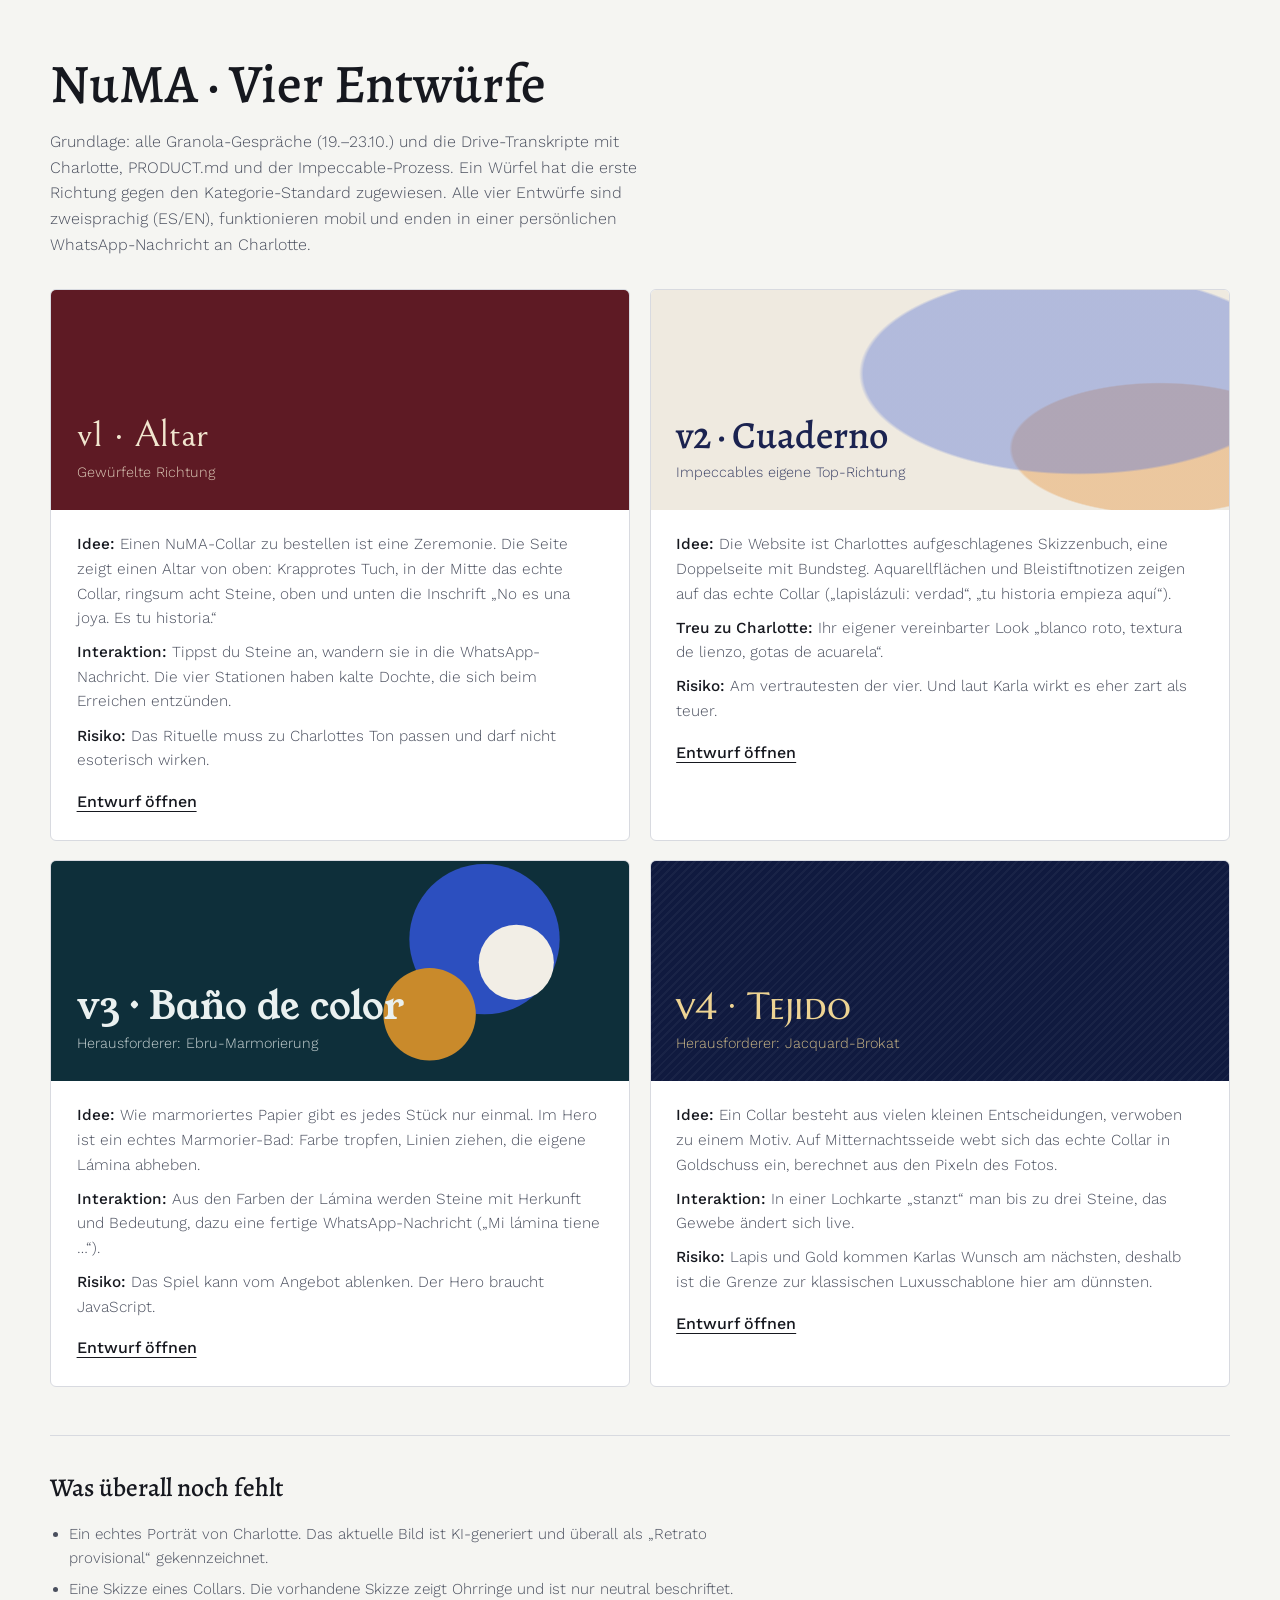
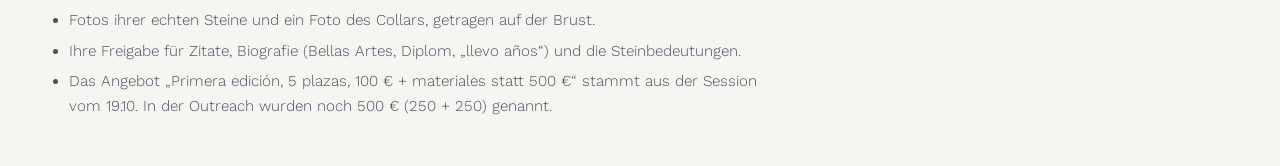
<file: entwuerfe/index.html>
<!doctype html>
<html lang="de">
<head>
<meta charset="utf-8">
<meta name="viewport" content="width=device-width, initial-scale=1">
<title>NuMA · Vier Entwürfe</title>
<meta name="robots" content="noindex">
<link rel="preconnect" href="https://fonts.googleapis.com">
<link rel="preconnect" href="https://fonts.gstatic.com" crossorigin>
<link href="https://fonts.googleapis.com/css2?family=Bellefair&family=Alegreya:ital,wght@0,500;1,400&family=Young+Serif&family=Marcellus+SC&family=Work+Sans:wght@300;400;500&display=swap" rel="stylesheet">
<style>
:root{--ink:#16181F;--soft:#4A4F5E;--line:#D8DAE0;--bg:#F5F5F2;color-scheme:light}
*,*::before,*::after{box-sizing:border-box;margin:0;padding:0}
body{background:var(--bg);color:var(--ink);font-family:'Work Sans',system-ui,sans-serif;font-weight:300;line-height:1.6}
a{color:inherit}
:focus-visible{outline:2px solid #2742A8;outline-offset:3px}
.wrap{width:min(1180px,100% - 2.5rem);margin-inline:auto}
header{padding:3.5rem 0 2rem}
header h1{font-family:'Alegreya',serif;font-weight:500;font-size:clamp(2.2rem,5vw,3.4rem);line-height:1.05}
header p{max-width:62ch;color:var(--soft);margin-top:1rem}
.grid{display:grid;gap:1.2rem;padding-bottom:3rem}
@media (min-width:860px){.grid{grid-template-columns:1fr 1fr}}
.card{display:grid;grid-template-rows:auto 1fr;border-radius:6px;overflow:hidden;text-decoration:none;border:1px solid var(--line);background:#fff;transition:transform .25s cubic-bezier(.16,1,.3,1)}
.card:hover{transform:translateY(-2px)}
.face{min-height:220px;padding:1.6rem;display:flex;flex-direction:column;justify-content:flex-end}
.face .t{font-size:clamp(1.8rem,3.4vw,2.4rem);line-height:1.05}
.face .k{font-size:.9rem;margin-top:.4rem;opacity:.85}
.v1 .face{background:#5E1A24;color:#F1E6CF}.v1 .t{font-family:'Bellefair',serif}
.v2 .face{background:#EFEAE0;color:#1B2350;background-image:radial-gradient(38% 46% at 74% 38%,rgba(93,120,214,.42) 0 98%,transparent 100%),radial-gradient(26% 30% at 88% 72%,rgba(232,165,94,.5) 0 98%,transparent 100%)}.v2 .t{font-family:'Alegreya',serif;font-weight:500}
.v3 .face{background:#0E2F3A;color:#EAF1F0;background-image:url("data:image/svg+xml,%3Csvg xmlns='http://www.w3.org/2000/svg' viewBox='0 0 400 220' preserveAspectRatio='xMaxYMid slice'%3E%3Ccircle cx='300' cy='88' r='52' fill='%232C4FBF'/%3E%3Ccircle cx='322' cy='104' r='26' fill='%23F2EEE6'/%3E%3Ccircle cx='262' cy='140' r='32' fill='%23C98A2B'/%3E%3C/svg%3E");background-size:cover;background-position:right center}.v3 .t{font-family:'Young Serif',serif}
.v4 .face{background:#101A3F;color:#EED493;background-image:repeating-linear-gradient(135deg,rgba(255,255,255,.04) 0 2px,transparent 2px 6px)}.v4 .t{font-family:'Marcellus SC',serif}
.body{padding:1.4rem 1.6rem 1.6rem;display:grid;gap:.6rem;align-content:start}
.body p{color:var(--soft);font-size:.96rem}
.body b{font-weight:500;color:var(--ink)}
.go{margin-top:.4rem;font-weight:500;text-decoration:underline;text-underline-offset:4px}
.notes{border-top:1px solid var(--line);padding:2rem 0 3rem;color:var(--soft);font-size:.95rem}
.notes h2{font-family:'Alegreya',serif;font-weight:500;color:var(--ink);font-size:1.6rem;margin-bottom:.8rem}
.notes ul{padding-left:1.2rem;display:grid;gap:.4rem;max-width:80ch}
</style>
</head>
<body>
<header class="wrap">
  <h1>NuMA · Vier Entwürfe</h1>
  <p>Grundlage: alle Granola-Gespräche (19.–23.10.) und die Drive-Transkripte mit Charlotte, PRODUCT.md und der Impeccable-Prozess. Ein Würfel hat die erste Richtung gegen den Kategorie-Standard zugewiesen. Alle vier Entwürfe sind zweisprachig (ES/EN), funktionieren mobil und enden in einer persönlichen WhatsApp-Nachricht an Charlotte.</p>
</header>
<main class="wrap grid">
  <a class="card v1" href="../v1/"><div class="face"><span class="t">v1 · Altar</span><span class="k">Gewürfelte Richtung</span></div>
    <div class="body"><p><b>Idee:</b> Einen NuMA-Collar zu bestellen ist eine Zeremonie. Die Seite zeigt einen Altar von oben: Krapprotes Tuch, in der Mitte das echte Collar, ringsum acht Steine, oben und unten die Inschrift „No es una joya. Es tu historia.“</p><p><b>Interaktion:</b> Tippst du Steine an, wandern sie in die WhatsApp-Nachricht. Die vier Stationen haben kalte Dochte, die sich beim Erreichen entzünden.</p><p><b>Risiko:</b> Das Rituelle muss zu Charlottes Ton passen und darf nicht esoterisch wirken.</p><span class="go">Entwurf öffnen</span></div></a>
  <a class="card v2" href="../v2/"><div class="face"><span class="t">v2 · Cuaderno</span><span class="k">Impeccables eigene Top-Richtung</span></div>
    <div class="body"><p><b>Idee:</b> Die Website ist Charlottes aufgeschlagenes Skizzenbuch, eine Doppelseite mit Bundsteg. Aquarellflächen und Bleistiftnotizen zeigen auf das echte Collar („lapislázuli: verdad“, „tu historia empieza aquí“).</p><p><b>Treu zu Charlotte:</b> Ihr eigener vereinbarter Look „blanco roto, textura de lienzo, gotas de acuarela“.</p><p><b>Risiko:</b> Am vertrautesten der vier. Und laut Karla wirkt es eher zart als teuer.</p><span class="go">Entwurf öffnen</span></div></a>
  <a class="card v3" href="../v3/"><div class="face"><span class="t">v3 · Baño de color</span><span class="k">Herausforderer: Ebru-Marmorierung</span></div>
    <div class="body"><p><b>Idee:</b> Wie marmoriertes Papier gibt es jedes Stück nur einmal. Im Hero ist ein echtes Marmorier-Bad: Farbe tropfen, Linien ziehen, die eigene Lámina abheben.</p><p><b>Interaktion:</b> Aus den Farben der Lámina werden Steine mit Herkunft und Bedeutung, dazu eine fertige WhatsApp-Nachricht („Mi lámina tiene …“).</p><p><b>Risiko:</b> Das Spiel kann vom Angebot ablenken. Der Hero braucht JavaScript.</p><span class="go">Entwurf öffnen</span></div></a>
  <a class="card v4" href="../v4/"><div class="face"><span class="t">v4 · Tejido</span><span class="k">Herausforderer: Jacquard-Brokat</span></div>
    <div class="body"><p><b>Idee:</b> Ein Collar besteht aus vielen kleinen Entscheidungen, verwoben zu einem Motiv. Auf Mitternachtsseide webt sich das echte Collar in Goldschuss ein, berechnet aus den Pixeln des Fotos.</p><p><b>Interaktion:</b> In einer Lochkarte „stanzt“ man bis zu drei Steine, das Gewebe ändert sich live.</p><p><b>Risiko:</b> Lapis und Gold kommen Karlas Wunsch am nächsten, deshalb ist die Grenze zur klassischen Luxusschablone hier am dünnsten.</p><span class="go">Entwurf öffnen</span></div></a>
</main>
<section class="wrap notes">
  <h2>Was überall noch fehlt</h2>
  <ul>
    <li>Ein echtes Porträt von Charlotte. Das aktuelle Bild ist KI-generiert und überall als „Retrato provisional“ gekennzeichnet.</li>
    <li>Eine Skizze eines Collars. Die vorhandene Skizze zeigt Ohrringe und ist nur neutral beschriftet.</li>
    <li>Fotos ihrer echten Steine und ein Foto des Collars, getragen auf der Brust.</li>
    <li>Ihre Freigabe für Zitate, Biografie (Bellas Artes, Diplom, „llevo años“) und die Steinbedeutungen.</li>
    <li>Das Angebot „Primera edición, 5 plazas, 100 € + materiales statt 500 €“ stammt aus der Session vom 19.10. In der Outreach wurden noch 500 € (250 + 250) genannt.</li>
  </ul>
</section>
</body>
</html>
</file>
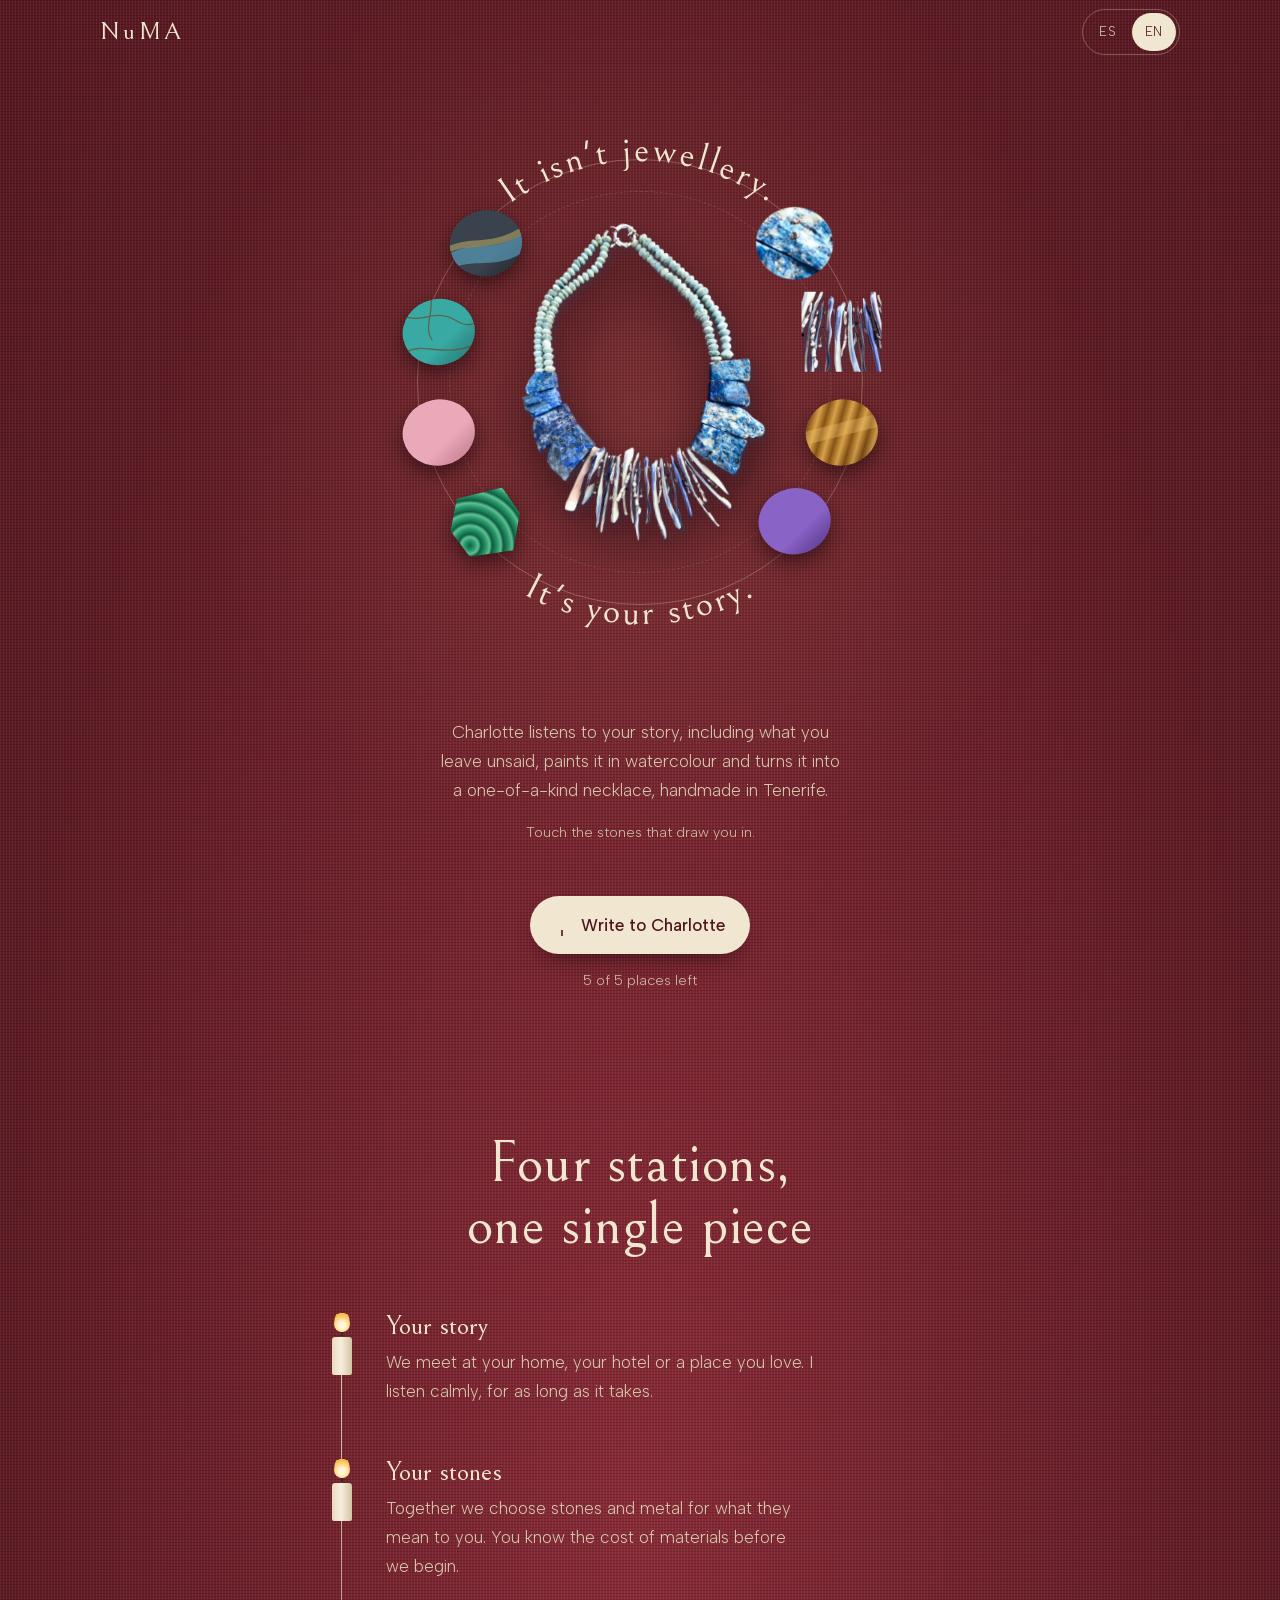
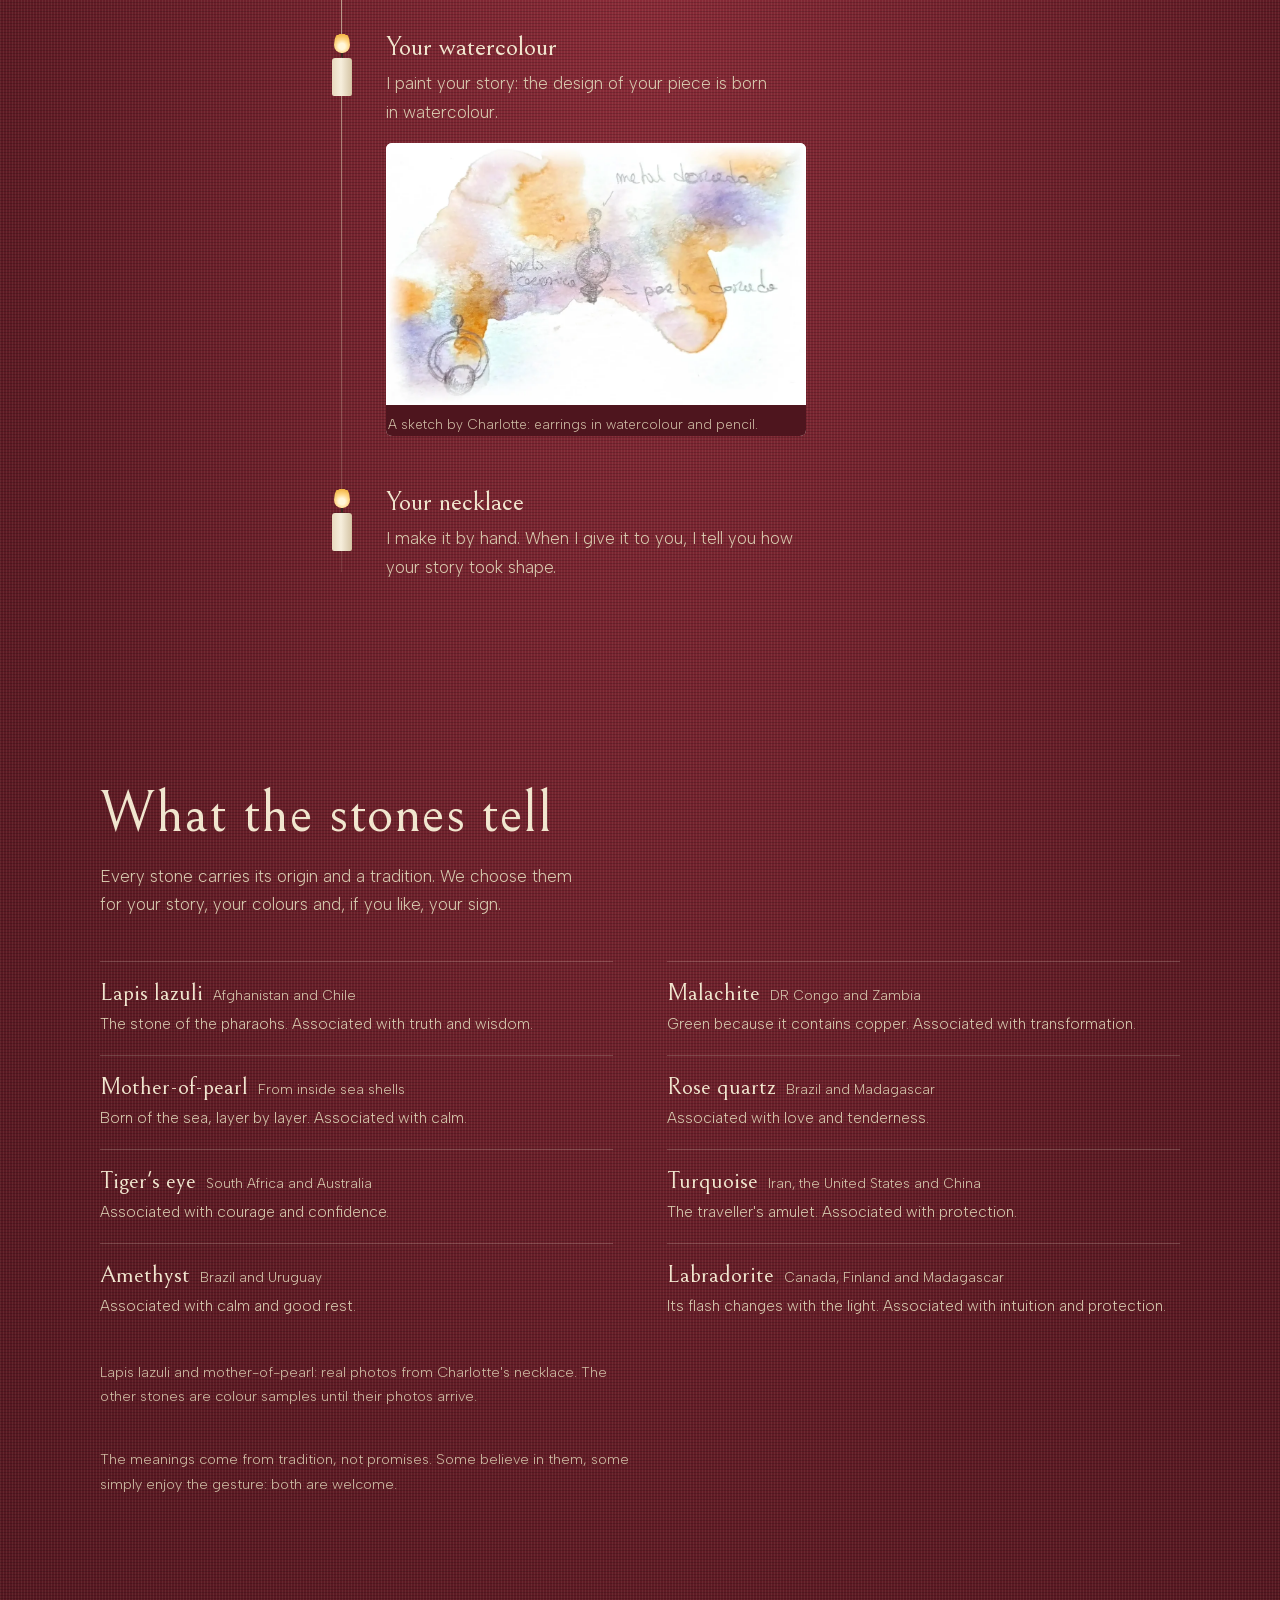
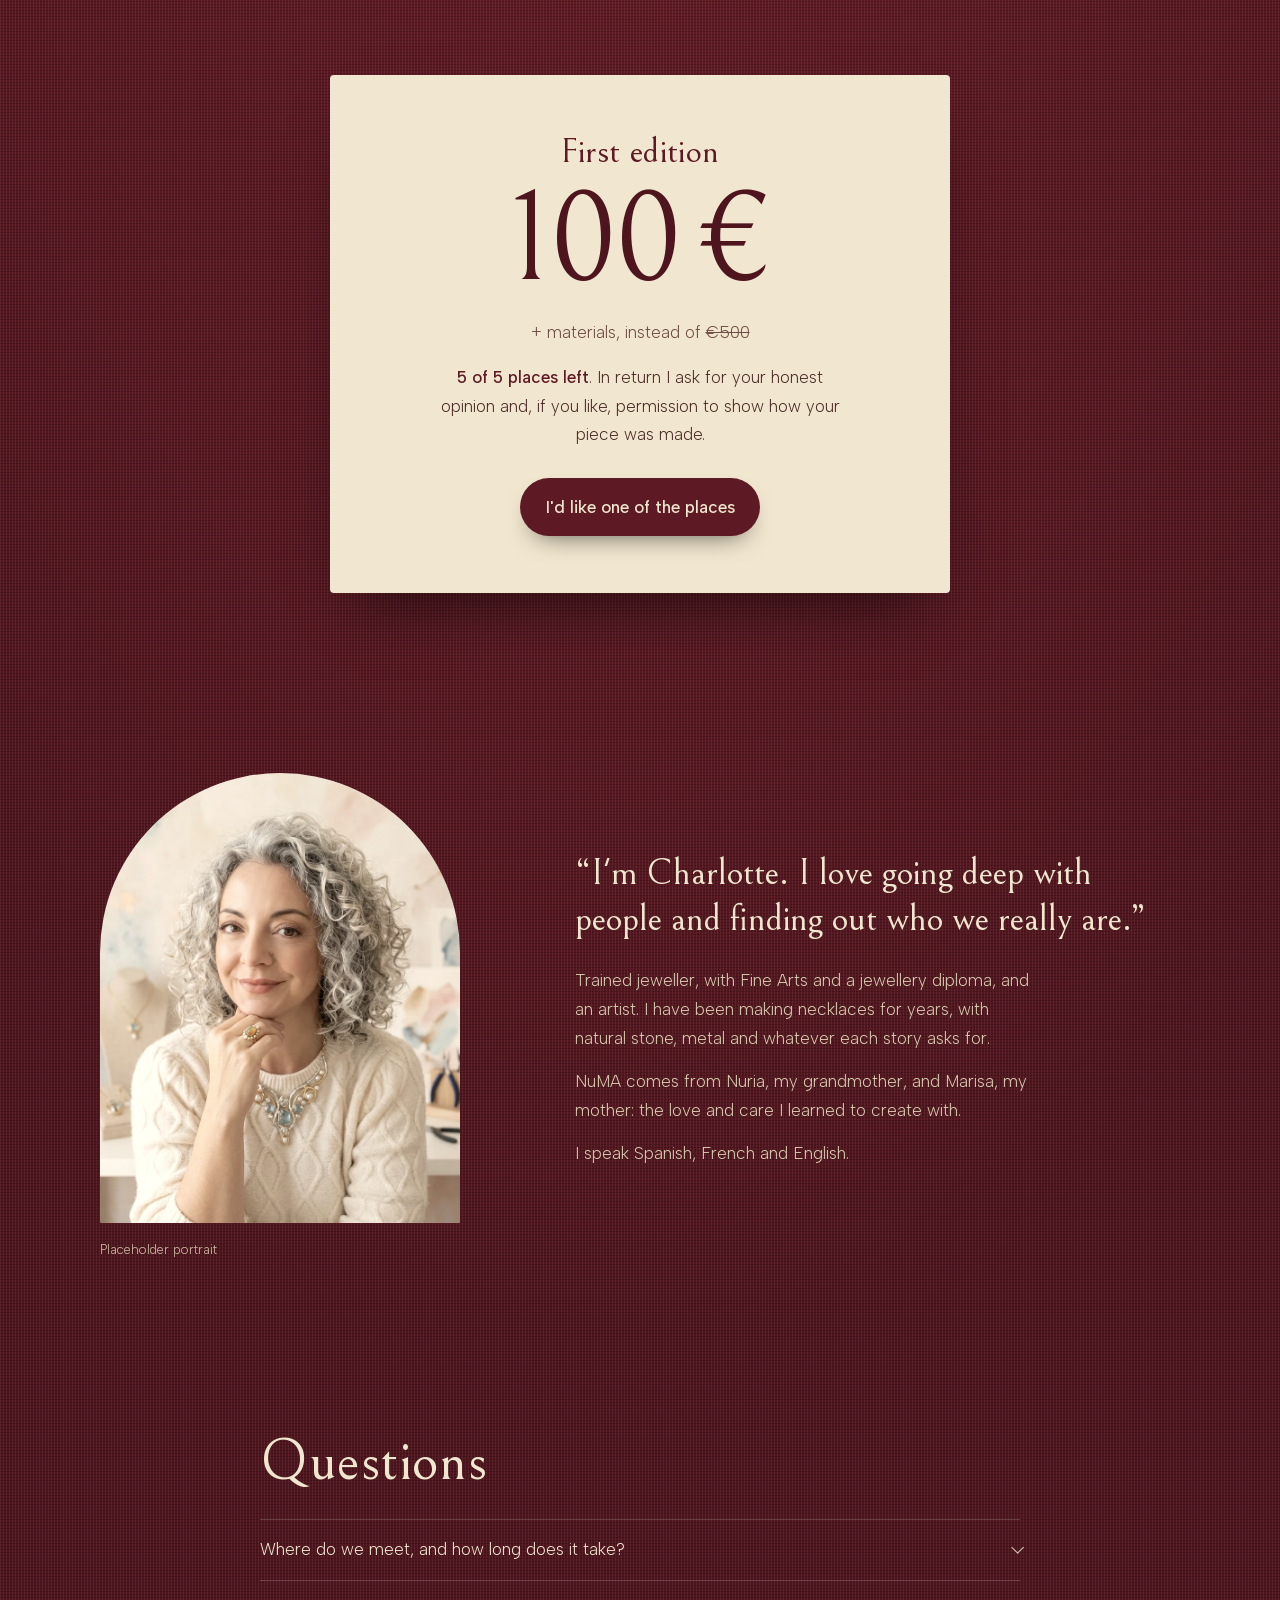
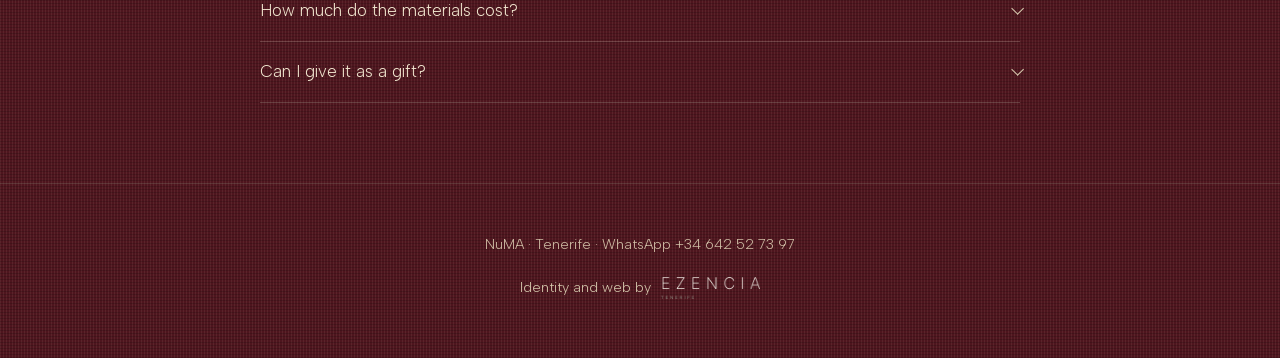
<file: v1/index.html>
<!doctype html>
<html lang="es" data-l="es">
<head>
<meta charset="utf-8">
<meta name="viewport" content="width=device-width, initial-scale=1, viewport-fit=cover">
<title>NuMA · No es una joya. Es tu historia.</title>
<meta name="robots" content="noindex">
<meta name="theme-color" content="#4E151E">
<link href="../shared/fonts.css" rel="stylesheet">
<style>
:root{
  --cloth:#5E1A24; --cloth-2:#4E151E; --cloth-3:#7A2430; --wax:#F1E6CF; --wax-2:#D9CBB0; --flame:#F2B544; --flame-2:#FFD98A; --ash:#D2C1A8;
  --inscr:'Bellefair', 'Didot', Georgia, serif; --sans:'Albert Sans', 'Helvetica Neue', Arial, sans-serif;
  --ease:cubic-bezier(.16,1,.3,1);
  color-scheme: dark;
}
html[data-l="es"] body [lang="en"], html[data-l="en"] body [lang="es"]{display:none !important}
*,*::before,*::after{box-sizing:border-box;margin:0;padding:0}
html{scroll-behavior:smooth;-webkit-text-size-adjust:100%;scrollbar-color:var(--wax-2) var(--cloth-2)}
body{color:var(--wax);font-family:var(--sans);font-weight:300;font-size:1.0625rem;line-height:1.7;caret-color:var(--flame);overflow-x:hidden;
  background-color:var(--cloth);
  background-image:
    repeating-linear-gradient(0deg, rgba(0,0,0,.16) 0 1px, transparent 1px 3px),
    repeating-linear-gradient(90deg, rgba(255,226,200,.07) 0 1px, transparent 1px 3px),
    radial-gradient(90% 60% at 50% 30%, #8A2B38 0%, var(--cloth) 55%, var(--cloth-2) 100%);
}
::selection{background:var(--wax);color:var(--cloth-2)}
a{color:inherit;text-underline-offset:5px;text-decoration-thickness:1px}
button{font:inherit;color:inherit;background:none;border:0;cursor:pointer}
img{max-width:100%;height:auto}
:focus-visible{outline:2px solid var(--flame-2);outline-offset:4px;border-radius:999px}
p{text-wrap:pretty} h1,h2,h3{text-wrap:balance}
.vh{position:absolute!important;width:1px;height:1px;overflow:hidden;clip:rect(0 0 0 0);white-space:nowrap}
.wrap{width:min(1080px,100% - 2.5rem);margin-inline:auto}
h2{font-family:var(--inscr);font-weight:400;font-size:clamp(2.2rem,6vw,3.6rem);line-height:1.08;letter-spacing:.01em}

/* top bar */
.top{position:absolute;inset:0 0 auto;z-index:5;padding-top:env(safe-area-inset-top,0px)}
.top .wrap{display:flex;justify-content:space-between;align-items:center;height:64px}
.mark{font-family:var(--inscr);font-size:1.55rem;letter-spacing:.14em;text-decoration:none;display:inline-flex;align-items:center;min-height:44px}
.lang{display:flex;gap:2px;border:1px solid rgba(241,230,207,.3);border-radius:999px;padding:3px}
.lang button{min-width:44px;min-height:38px;border-radius:999px;font-size:.85rem;letter-spacing:.06em;color:var(--wax-2)}
.lang button[aria-pressed="true"]{background:var(--wax);color:var(--cloth-2)}

/* ---------- Altar (first viewport) ---------- */
.altar{position:relative;min-height:100svh;display:grid;place-items:center;padding:72px 0 28px;overflow:hidden}
.altar .light{position:absolute;left:50%;top:42%;width:min(120vw,900px);aspect-ratio:1;transform:translate(-50%,-50%);pointer-events:none;background:radial-gradient(closest-side, rgba(255,214,140,.16), rgba(255,214,140,0));opacity:.5;transition:opacity .8s var(--ease)}
.altar.lit .light{opacity:1}
.ring{--d:min(92vw,640px,calc(100svh - 280px));position:relative;width:var(--d);height:var(--d)}
.ring .inscr{position:absolute;inset:0;width:100%;height:100%;overflow:visible}
.ring .inscr text{font-family:var(--inscr);fill:var(--wax);letter-spacing:.06em}
.ring .inscr .l1{font-size:39px}
.ring .inscr .l2{font-size:39px;fill:var(--wax)}
.ring .circle{position:absolute;inset:14%;border-radius:50%;border:1px solid rgba(241,230,207,.28)}
.ring .circle::after{content:"";position:absolute;inset:7%;border-radius:50%;border:1px dashed rgba(241,230,207,.14)}
.necklace{position:absolute;left:50%;top:50%;width:46%;transform:translate(-50%,-50%) rotate(-6deg);filter:drop-shadow(0 22px 26px rgba(20,4,8,.6))}
.necklace img{width:100%;height:auto;display:block}
.stone{position:absolute;left:50%;top:50%;width:13%;aspect-ratio:1;margin:-6.5% 0 0 -6.5%;transform:rotate(var(--a)) translateY(calc(var(--d) * -.335)) rotate(calc(var(--a) * -1));border-radius:50%;transition:transform .5s var(--ease)}
.stone svg{width:100%;height:100%;display:block;filter:drop-shadow(0 8px 10px rgba(20,4,8,.55))}
.stone[aria-pressed="true"]{transform:rotate(var(--a)) translateY(calc(var(--d) * -.27)) rotate(calc(var(--a) * -1)) scale(1.1)}
.stone::before{content:"";position:absolute;inset:-40%;border-radius:50%;background:radial-gradient(closest-side, rgba(255,214,140,.5), rgba(255,214,140,0));opacity:0;transition:opacity .5s var(--ease);pointer-events:none}
.stone[aria-pressed="true"]::before{opacity:1}
.stone img,.stone svg{position:relative}
.under{text-align:center;margin-top:1.6rem;display:grid;gap:.9rem;justify-items:center}
.lead{max-width:40ch;color:var(--wax-2);font-size:1.08rem}
.plaque{display:inline-flex;align-items:center;gap:.7rem;min-height:52px;padding:.9rem 1.6rem;border-radius:999px;background:var(--wax);color:var(--cloth-2);font-weight:500;text-decoration:none;box-shadow:0 12px 26px -14px rgba(0,0,0,.7);transition:transform .25s var(--ease)}
.plaque:hover{transform:translateY(-1px)}
.plaque .wick{width:14px;height:22px}
.plaque .wick path{fill:transparent;transition:fill .5s var(--ease)}
.altar.lit .plaque .wick path{fill:#E7962B}
.hint{font-size:.9rem;color:var(--ash)}
.chosen{min-height:1.5em;font-size:.95rem;color:var(--wax)}

/* ---------- Stations ---------- */
.stations{padding:clamp(4rem,9vw,7rem) 0}
.stations h2{text-align:center;max-width:18ch;margin:0 auto 3.4rem}
.path{list-style:none;position:relative;max-width:640px;margin:0 auto;display:grid;gap:3.2rem}
.path::before{content:"";position:absolute;left:21px;top:10px;bottom:10px;width:1px;background:linear-gradient(var(--wax-2),rgba(217,203,176,.15))}
.st{display:grid;grid-template-columns:44px 1fr;gap:1.4rem;align-items:start}
.candle{position:relative;width:44px;height:64px}
.candle .body{position:absolute;left:12px;bottom:0;width:20px;height:38px;border-radius:3px 3px 2px 2px;background:linear-gradient(90deg,#E8DABF,#F6EEDC 45%,#D4C4A4)}
.candle .w{position:absolute;left:21px;bottom:38px;width:2px;height:7px;background:#3A2A22;border-radius:1px}
.candle .f{position:absolute;left:14px;bottom:43px;width:16px;height:22px;border-radius:50% 50% 45% 45% / 62% 62% 38% 38%;background:radial-gradient(circle at 50% 70%, #fff7da 0 18%, var(--flame-2) 40%, var(--flame) 70%, rgba(242,181,68,0) 72%);opacity:0;transform:scale(.4);transform-origin:50% 100%;transition:opacity .8s var(--ease), transform .8s var(--ease)}
.st.lit .candle .f{opacity:1;transform:none}
.st h3{font-family:var(--inscr);font-weight:400;font-size:1.7rem;line-height:1.15;color:var(--wax);margin-bottom:.35rem}
.st p{color:var(--wax-2);max-width:44ch}
.st:not(.lit) h3{color:var(--ash)}
.sketch{margin-top:1rem;max-width:420px;border-radius:6px;overflow:hidden;background:#F4EFE6}
.sketch img{width:100%;display:block}
.sketch figcaption{background:var(--cloth-2);color:var(--ash);font-size:.85rem;padding:.5rem .1rem 0}

/* ---------- Stones read ---------- */
.reading{padding:clamp(3rem,7vw,6rem) 0}
.reading h2{max-width:20ch}
.reading .intro{color:var(--wax-2);max-width:48ch;margin-top:1rem}
.tags{list-style:none;margin-top:2.6rem;columns:2 320px;column-gap:3.4rem}
.tag{break-inside:avoid;padding:1.1rem 0;border-top:1px solid rgba(241,230,207,.2)}
.tag b{font-family:var(--inscr);font-weight:400;font-size:1.5rem;line-height:1.1}
.tag small{display:inline;color:var(--wax-2);font-size:.86rem;margin-left:.6rem}
.tag p{color:var(--wax-2);font-size:.95rem;margin-top:.2rem}
.honest{margin-top:2.4rem;color:var(--ash);font-size:.9rem;max-width:60ch}

/* ---------- Offer: one calm panel, one big word ---------- */
.offer{padding:clamp(3rem,7vw,6rem) 0}
.panel{max-width:620px;margin:0 auto;background:var(--wax);color:var(--cloth-2);border-radius:4px;padding:clamp(2rem,6vw,3.6rem);text-align:center;box-shadow:0 30px 60px -30px rgba(0,0,0,.7)}
.panel h2{color:var(--cloth);font-size:clamp(1.6rem,4vw,2.2rem)}
.panel .big{font-family:var(--inscr);font-size:clamp(5rem,20vw,8rem);line-height:.95;margin:.6rem 0 .2rem;color:var(--cloth-2)}
.panel .was{font-size:1.05rem;color:#6E4B44}
.panel .was s{text-decoration-thickness:1px}
.panel p{max-width:42ch;margin:1rem auto 0;color:#4A2A26}
.panel .plaque{background:var(--cloth);color:var(--wax);margin-top:1.8rem}
.panel .plazas{font-weight:500;color:var(--cloth)}

/* ---------- Charlotte ---------- */
.who{padding:clamp(3rem,7vw,6rem) 0}
.who .wrap{display:grid;gap:2.4rem;align-items:center}
.who figure{width:min(100%,360px);position:relative}
.who img{width:100%;aspect-ratio:4/5;object-fit:cover;border-radius:999px 999px 6px 6px;filter:sepia(.15) saturate(.9)}
.who figcaption{font-size:.8rem;color:var(--ash);margin-top:.5rem}
.who blockquote{font-family:var(--inscr);font-size:clamp(1.6rem,4vw,2.3rem);line-height:1.25;margin-bottom:1.4rem}
.who p{color:var(--wax-2);max-width:46ch;margin-bottom:.9rem}
@media (min-width:860px){ .who .wrap{grid-template-columns:.8fr 1.2fr;gap:4.5rem} }

/* ---------- Questions ---------- */
.faq{padding:clamp(3rem,7vw,5rem) 0}
.faq .wrap{max-width:760px}
.faq details{border-top:1px solid rgba(241,230,207,.2)}
.faq details:last-of-type{border-bottom:1px solid rgba(241,230,207,.2)}
.faq summary{list-style:none;cursor:pointer;min-height:60px;display:flex;align-items:center;justify-content:space-between;gap:1rem;font-size:1.05rem}
.faq summary::-webkit-details-marker{display:none}
.faq summary::after{content:"";width:9px;height:9px;border-right:1.5px solid var(--wax-2);border-bottom:1.5px solid var(--wax-2);transform:rotate(45deg) translateY(-3px);transition:transform .25s}
.faq details[open] summary::after{transform:rotate(225deg)}
.faq p{color:var(--wax-2);padding-bottom:1.2rem;max-width:60ch}

/* ---------- Footer ---------- */
footer{padding:3rem 0 calc(3rem + env(safe-area-inset-bottom,0px));border-top:1px solid rgba(241,230,207,.15);text-align:center;color:var(--ash);font-size:.9rem}
footer .ez{display:inline-flex;align-items:center;gap:.6rem;color:var(--wax-2);text-decoration:none;min-height:44px;margin-top:.6rem}
footer .ez img{height:22px;width:auto}

@media (prefers-reduced-motion: reduce){ html{scroll-behavior:auto} .stone,.candle .f{transition:none} .st .candle .f{opacity:1;transform:none} }
</style>
</head>
<body>

<header class="top">
  <div class="wrap">
    <a class="mark" href="#altar">NuMA</a>
    <div class="lang" role="group" aria-label="Idioma / Language">
      <button type="button" data-lang-btn="es" aria-pressed="true">ES</button>
      <button type="button" data-lang-btn="en" aria-pressed="false">EN</button>
    </div>
  </div>
</header>

<main>
  <section class="altar" id="altar" aria-labelledby="h1">
    <div class="light" aria-hidden="true"></div>
    <div style="position:relative">
      <h1 id="h1" class="vh"><span lang="es">No es una joya. Es tu historia.</span><span lang="en">It isn't jewellery. It's your story.</span></h1>
      <div class="ring" id="ring">
        <svg class="inscr" viewBox="0 0 640 640" aria-hidden="true">
          <defs>
            <path id="arcTop" d="M 92 320 A 228 228 0 0 1 548 320"/>
            <path id="arcBot" d="M 70 320 A 250 250 0 0 0 570 320"/>
          </defs>
          <text class="l1" lang="es"><textPath href="#arcTop" startOffset="50%" text-anchor="middle">No es una joya.</textPath></text>
          <text class="l2" lang="es"><textPath href="#arcBot" startOffset="50%" text-anchor="middle">Es tu historia.</textPath></text>
          <text class="l1" lang="en"><textPath href="#arcTop" startOffset="50%" text-anchor="middle">It isn't jewellery.</textPath></text>
          <text class="l2" lang="en"><textPath href="#arcBot" startOffset="50%" text-anchor="middle">It's your story.</textPath></text>
        </svg>
        <div class="circle" aria-hidden="true"></div>
        <figure class="necklace"><img src="../assets/necklace.webp" alt="" width="900" height="1152" fetchpriority="high"></figure>
        <div id="stones" role="group" aria-label="Piedras / Stones"></div>
      </div>
      <div class="under wrap">
        <p class="lead"><span lang="es">Charlotte escucha tu historia, también lo que no dices, la pinta en acuarela y la convierte en un collar único, hecho a mano en Tenerife.</span><span lang="en">Charlotte listens to your story, including what you leave unsaid, paints it in watercolour and turns it into a one-of-a-kind necklace, handmade in Tenerife.</span></p>
        <p class="hint"><span lang="es">Toca las piedras que te atraen.</span><span lang="en">Touch the stones that draw you in.</span></p>
        <p class="chosen" id="chosen" aria-live="polite"></p>
        <a class="plaque" data-wa href="#"><svg class="wick" viewBox="0 0 14 22" aria-hidden="true"><path d="M7 1C10 6 12 9 12 12.5A5 5 0 0 1 2 12.5C2 9 4 6 7 1Z" fill="#E7962B"/><rect x="6.2" y="16" width="1.6" height="6" fill="currentColor"/></svg><span lang="es">Escribir a Charlotte</span><span lang="en">Write to Charlotte</span></a>
        <p class="hint" data-plazas></p>
      </div>
    </div>
  </section>

  <section class="stations" aria-labelledby="h-st">
    <div class="wrap">
      <h2 id="h-st"><span lang="es">Cuatro estaciones, una sola pieza</span><span lang="en">Four stations, one single piece</span></h2>
      <ol class="path">
        <li class="st"><div class="candle" aria-hidden="true"><span class="body"></span><span class="w"></span><span class="f"></span></div><div><h3><span lang="es">Tu historia</span><span lang="en">Your story</span></h3><p><span lang="es">Nos vemos en tu casa, tu hotel o un lugar que te guste. Escucho con calma, el tiempo que haga falta.</span><span lang="en">We meet at your home, your hotel or a place you love. I listen calmly, for as long as it takes.</span></p></div></li>
        <li class="st"><div class="candle" aria-hidden="true"><span class="body"></span><span class="w"></span><span class="f"></span></div><div><h3><span lang="es">Tus piedras</span><span lang="en">Your stones</span></h3><p><span lang="es">Elegimos juntos piedras y metal por lo que significan para ti. Conoces el precio de los materiales antes de empezar.</span><span lang="en">Together we choose stones and metal for what they mean to you. You know the cost of materials before we begin.</span></p></div></li>
        <li class="st"><div class="candle" aria-hidden="true"><span class="body"></span><span class="w"></span><span class="f"></span></div><div><h3><span lang="es">Tu acuarela</span><span lang="en">Your watercolour</span></h3><p><span lang="es">Pinto tu historia: el diseño de tu pieza nace en acuarela.</span><span lang="en">I paint your story: the design of your piece is born in watercolour.</span></p>
          <figure class="sketch"><img src="../assets/sketch.webp" alt="Boceto de Charlotte: unos pendientes a lápiz sobre acuarela naranja y violeta / Charlotte's sketch: earrings in pencil over watercolour" width="1200" height="749" loading="lazy"><figcaption><span lang="es">Un boceto de Charlotte: pendientes en acuarela y lápiz.</span><span lang="en">A sketch by Charlotte: earrings in watercolour and pencil.</span></figcaption></figure></div></li>
        <li class="st"><div class="candle" aria-hidden="true"><span class="body"></span><span class="w"></span><span class="f"></span></div><div><h3><span lang="es">Tu collar</span><span lang="en">Your necklace</span></h3><p><span lang="es">Lo hago a mano. Al entregártelo te cuento cómo tu historia tomó forma.</span><span lang="en">I make it by hand. When I give it to you, I tell you how your story took shape.</span></p></div></li>
      </ol>
    </div>
  </section>

  <section class="reading" aria-labelledby="h-rd">
    <div class="wrap">
      <h2 id="h-rd"><span lang="es">Lo que cuentan las piedras</span><span lang="en">What the stones tell</span></h2>
      <p class="intro"><span lang="es">Cada piedra trae su origen y una tradición. Las elegimos por tu historia, tus colores y, si quieres, tu signo.</span><span lang="en">Every stone carries its origin and a tradition. We choose them for your story, your colours and, if you like, your sign.</span></p>
      <ul class="tags" id="tags"></ul>
      <p class="honest" style="margin-top:1.4rem"><span lang="es">Lapislázuli y nácar: fotos reales del collar de Charlotte. Las demás piedras son muestras de color hasta tener sus fotos.</span><span lang="en">Lapis lazuli and mother-of-pearl: real photos from Charlotte&#39;s necklace. The other stones are colour samples until their photos arrive.</span></p>
      <p class="honest"><span lang="es">Los significados vienen de la tradición, no son promesas. Hay quien cree en ellos y quien disfruta del gesto: las dos cosas valen.</span><span lang="en">The meanings come from tradition, not promises. Some believe in them, some simply enjoy the gesture: both are welcome.</span></p>
    </div>
  </section>

  <section class="offer" aria-labelledby="h-of">
    <div class="wrap">
      <div class="panel">
        <h2 id="h-of"><span lang="es">Primera edición</span><span lang="en">First edition</span></h2>
        <p class="big">100&#8239;€</p>
        <p class="was"><span lang="es">+ materiales, en lugar de <s>500&#8239;€</s></span><span lang="en">+ materials, instead of <s>€500</s></span></p>
        <p><span class="plazas" data-plazas></span>. <span lang="es">A cambio te pido tu opinión sincera y, si te apetece, poder enseñar cómo nace tu pieza.</span><span lang="en">In return I ask for your honest opinion and, if you like, permission to show how your piece was made.</span></p>
        <a class="plaque" data-wa href="#"><span lang="es">Quiero una de las plazas</span><span lang="en">I'd like one of the places</span></a>
      </div>
    </div>
  </section>

  <section class="who" aria-labelledby="h-who">
    <div class="wrap">
      <figure><img src="../assets/portrait.webp" alt="Retrato provisional generado por IA, no es Charlotte / AI-generated placeholder, not Charlotte" width="800" height="1000" loading="lazy"><figcaption><span lang="es">Retrato provisional</span><span lang="en">Placeholder portrait</span></figcaption></figure>
      <div>
        <h2 id="h-who" class="vh">Charlotte</h2>
        <blockquote><span lang="es">«Soy Charlotte. Me encanta ir profundamente con las personas y adentrarnos en quiénes somos.»</span><span lang="en">“I'm Charlotte. I love going deep with people and finding out who we really are.”</span></blockquote>
        <p><span lang="es">Joyera de formación, con Bellas Artes y diploma de joyería, y artista. Llevo años haciendo collares con piedra natural, metal y lo que cada historia pide.</span><span lang="en">Trained jeweller, with Fine Arts and a jewellery diploma, and an artist. I have been making necklaces for years, with natural stone, metal and whatever each story asks for.</span></p>
        <p><span lang="es">NuMA viene de Nuria, mi abuela, y Marisa, mi madre: el amor y el cuidado con los que aprendí a crear.</span><span lang="en">NuMA comes from Nuria, my grandmother, and Marisa, my mother: the love and care I learned to create with.</span></p>
        <p><span lang="es">Hablo español, français y English.</span><span lang="en">I speak Spanish, French and English.</span></p>
      </div>
    </div>
  </section>

  <section class="faq" aria-labelledby="h-faq">
    <div class="wrap">
      <h2 id="h-faq" style="margin-bottom:1.6rem"><span lang="es">Preguntas</span><span lang="en">Questions</span></h2>
      <details><summary><span lang="es">¿Dónde nos vemos y cuánto dura?</span><span lang="en">Where do we meet, and how long does it take?</span></summary><p><span lang="es">En tu casa, tu hotel o un lugar que te guste, en Tenerife. Unas horas, sin prisa.</span><span lang="en">At your home, your hotel or a place you love, in Tenerife. A few unhurried hours.</span></p></details>
      <details><summary><span lang="es">¿Cuánto cuestan los materiales?</span><span lang="en">How much do the materials cost?</span></summary><p><span lang="es">Depende de las piedras y el metal. Te digo el precio antes de empezar.</span><span lang="en">It depends on the stones and metal. I tell you the price before we begin.</span></p></details>
      <details><summary><span lang="es">¿Puedo regalarlo?</span><span lang="en">Can I give it as a gift?</span></summary><p><span lang="es">Sí. Elegimos las piedras pensando en esa persona; la experiencia también puede ser parte del regalo.</span><span lang="en">Yes. We choose the stones with that person in mind; the experience can be part of the gift too.</span></p></details>
    </div>
  </section>
</main>

<footer>
  <p>NuMA · Tenerife · WhatsApp +34 642 52 73 97</p>
  <a class="ez" href="https://felixrohde.com/" target="_blank" rel="noopener"><span lang="es">Identidad y web por</span><span lang="en">Identity and web by</span> <img src="../assets/ezencia/ezencia-schriftzug-hell.webp" alt="Ezencia" width="99" height="22" loading="lazy"></a>
</footer>

<script src="../shared/numa.js"></script>
<script>
(function(){
  var KEYS=['lapis','nacar','tigre','amatista','malaquita','cuarzorosa','turquesa','labradorita'];
  var box=document.getElementById('stones'), picked=[];
  KEYS.forEach(function(k,i){
    var b=document.createElement('button'); b.type='button'; b.className='stone'; var A=[48,76,104,132,228,256,284,312]; b.style.setProperty('--a',A[i]+'deg');
    b.setAttribute('aria-pressed','false'); b.innerHTML=NUMA.stone(k)+'<span class="vh" data-name="'+k+'"></span>';
    b.addEventListener('click',function(){
      var j=picked.indexOf(k);
      if(j>-1) picked.splice(j,1); else { picked.push(k); if(picked.length>3) picked.shift(); }
      render();
    });
    box.appendChild(b);
  });
  var tags=document.getElementById('tags');
  function names(l){ return picked.map(function(k){ return NUMA.S[k][l].toLowerCase(); }); }
  function and(a,l){ return a.length<2?a.join(''):a.slice(0,-1).join(', ')+(l==='es'?' y ':' and ')+a[a.length-1]; }
  function render(){
    var l=NUMA.lang();
    [].forEach.call(box.children,function(b,i){ var k=KEYS[i]; b.setAttribute('aria-pressed', picked.indexOf(k)>-1?'true':'false'); b.setAttribute('aria-label',NUMA.S[k][l]); });
    var c=document.getElementById('chosen');
    document.getElementById('altar').classList.toggle('lit', picked.length>0);
    if(!picked.length){ c.textContent=''; NUMA.setMessage(null); }
    else {
      c.textContent = (l==='es'?'Tus piedras: ':'Your stones: ')+picked.map(function(k){return NUMA.S[k][l];}).join(' · ');
      NUMA.setMessage({es:'Hola Charlotte, vengo de la web de NuMA. Me atraen estas piedras: '+and(names('es'),'es')+'. ¿Hablamos de mi historia?', en:'Hi Charlotte, I found NuMA online. I am drawn to these stones: '+and(names('en'),'en')+'. Could we talk about my story?'});
    }
    tags.innerHTML='';
    KEYS.forEach(function(k){ var d=NUMA.S[k], li=document.createElement('li'); li.className='tag'; li.innerHTML='<b>'+d[l]+'</b><small>'+d.o[l]+'</small><p>'+d.m[l]+'</p>'; tags.appendChild(li); });
  }
  document.addEventListener('numa:lang',render);
  NUMA.init(); render();

  /* Stationen: kalte Dochte entzünden sich beim Erreichen */
  var st=document.querySelectorAll('.st');
  if('IntersectionObserver' in window && !matchMedia('(prefers-reduced-motion: reduce)').matches){
    var io=new IntersectionObserver(function(es){ es.forEach(function(e){ if(e.isIntersecting){ e.target.classList.add('lit'); io.unobserve(e.target); } }); },{rootMargin:'0px 0px -35% 0px'});
    [].forEach.call(st,function(s){ io.observe(s); });
  } else { [].forEach.call(st,function(s){ s.classList.add('lit'); }); }
})();
</script>
</body>
</html>
</file>
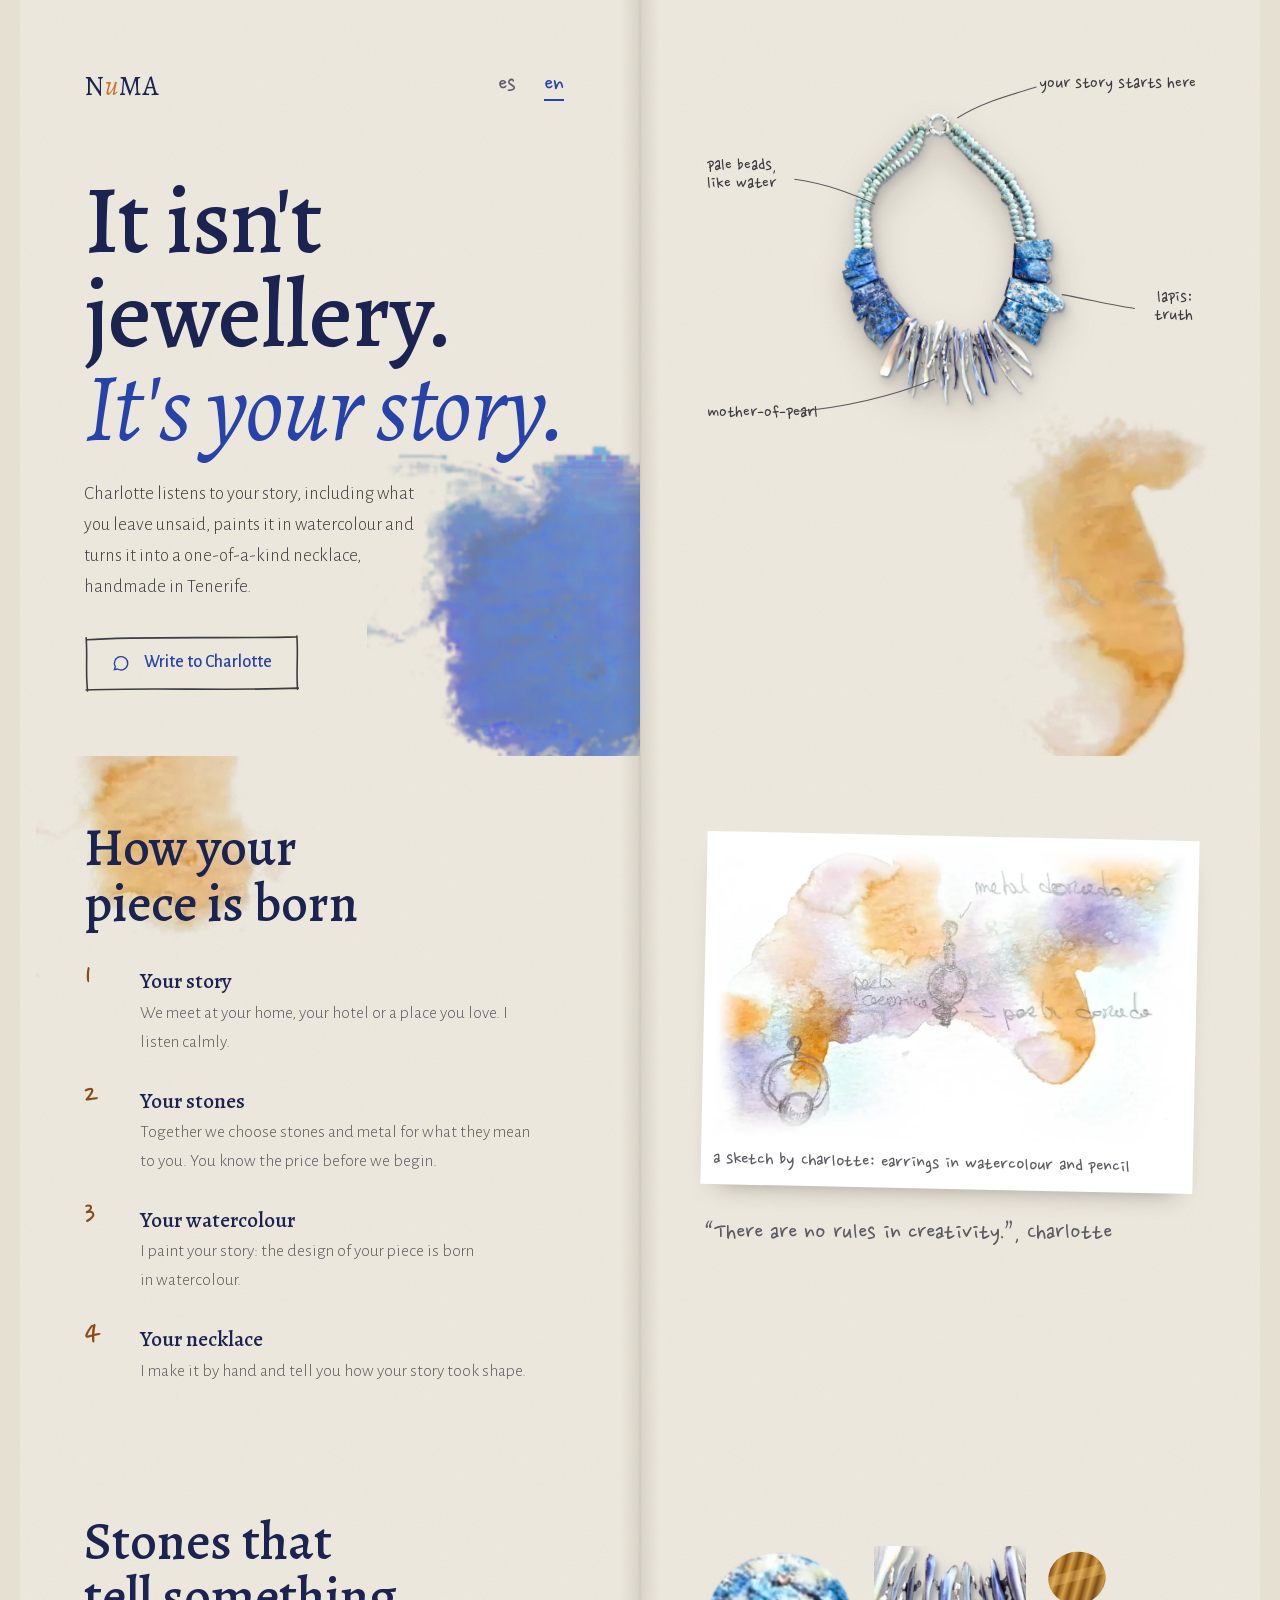
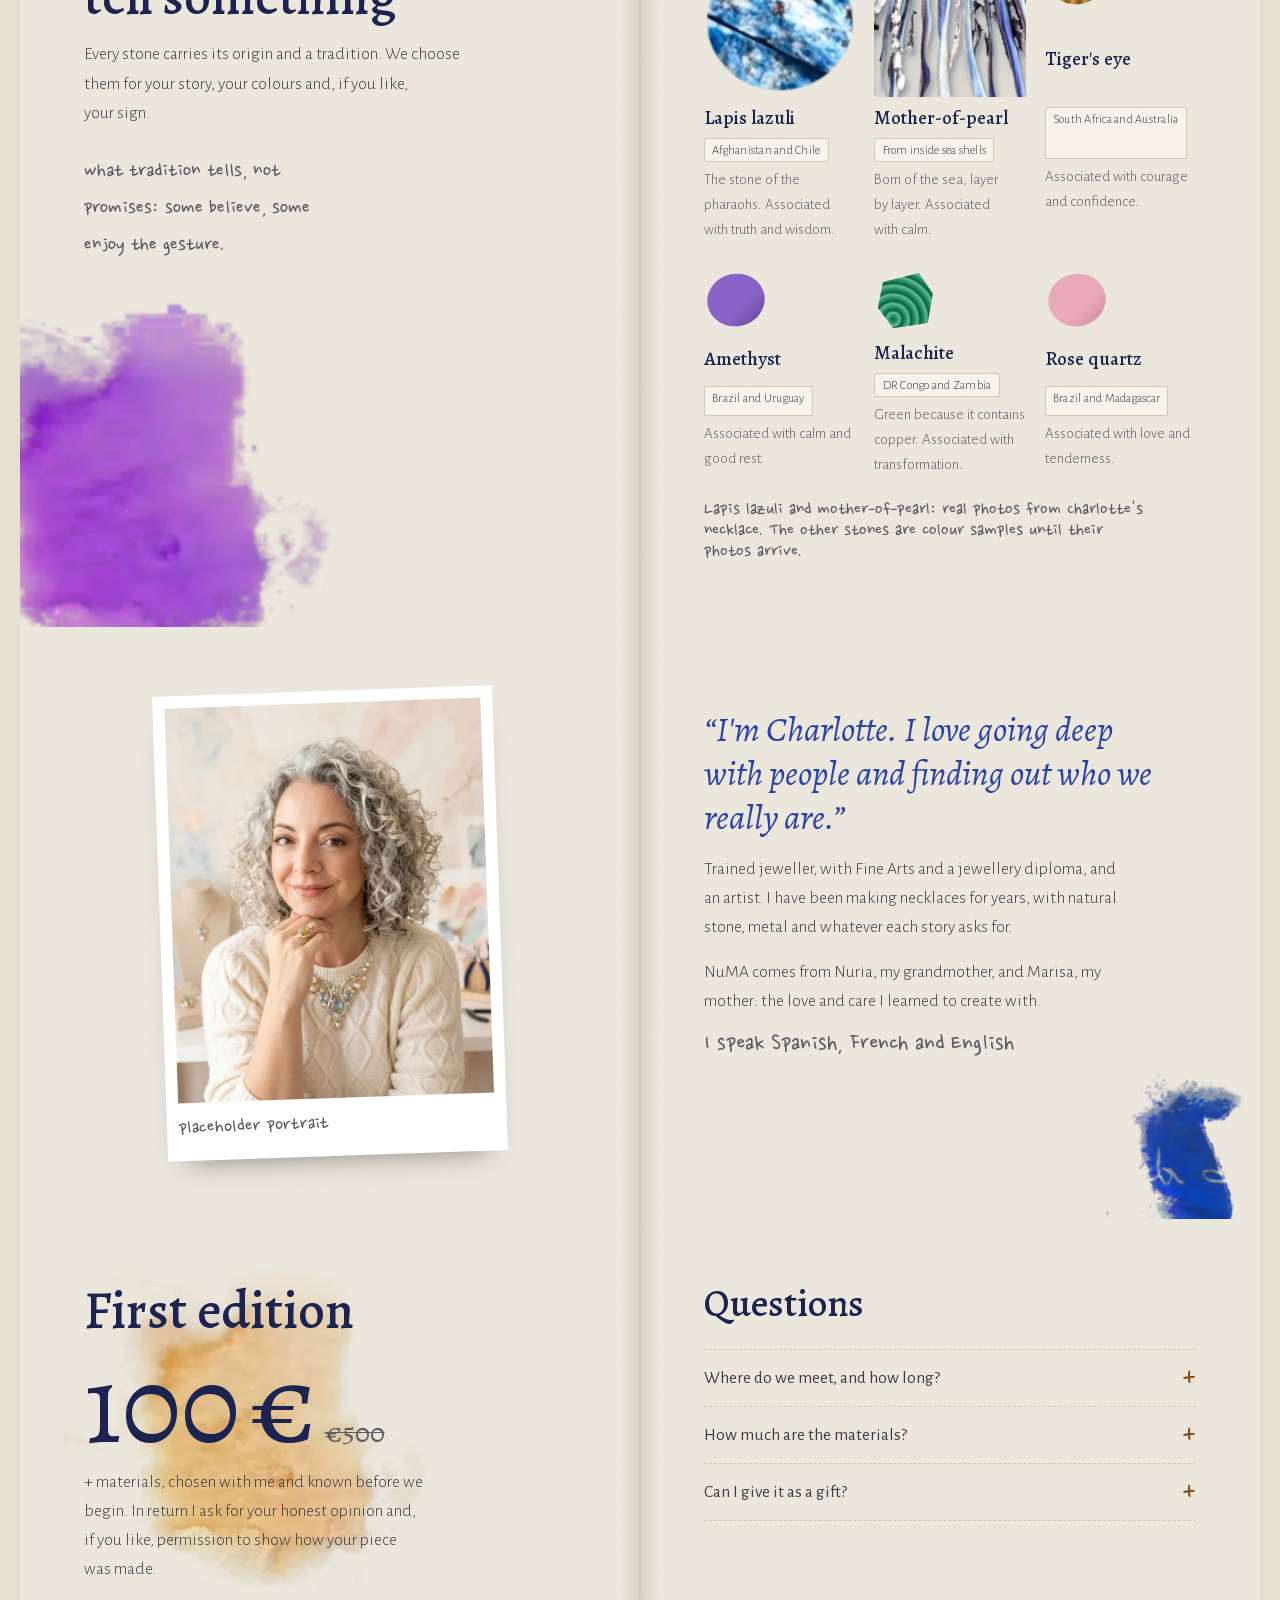
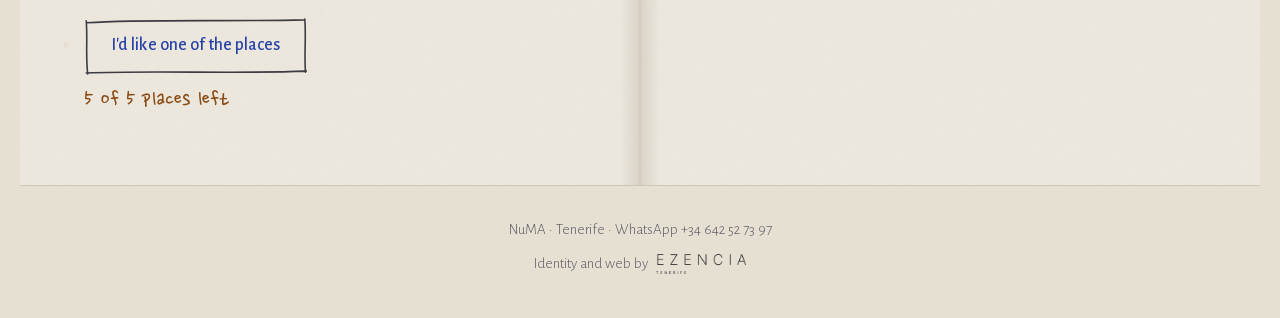
<file: v2/index.html>
<!doctype html>
<html lang="es" data-l="es">
<head>
<meta charset="utf-8">
<meta name="viewport" content="width=device-width, initial-scale=1, viewport-fit=cover">
<title>NuMA · El cuaderno de Charlotte</title>
<meta name="robots" content="noindex">
<meta name="theme-color" content="#EFEAE0">
<link href="../shared/fonts.css" rel="stylesheet">
<style>
:root{
  --paper:#EFEAE0; --paper-2:#E6E0D3; --gutter:#CFC6B4; --graphite:#3D3C44; --graphite-2:#5C5A63;
  --ultra:#2742A8; --ultra-2:#5D78D6; --siena:#C9762E; --siena-ink:#8A4A14; --siena-2:#E8A55E; --violet:#7D62B3; --violet-2:#B5A1DD;
  --disp:'Alegreya', Georgia, serif; --sans:'Alegreya Sans', 'Helvetica Neue', Arial, sans-serif; --pen:'Nanum Pen Script', 'Bradley Hand', cursive;
  --ease:cubic-bezier(.16,1,.3,1);
  color-scheme: light;
}
html[data-l="es"] body [lang="en"], html[data-l="en"] body [lang="es"]{display:none !important}
*,*::before,*::after{box-sizing:border-box;margin:0;padding:0}
html{scroll-behavior:smooth;-webkit-text-size-adjust:100%;scrollbar-color:var(--ultra) var(--paper-2)}
body{background-color:var(--paper-2);color:var(--graphite);font-family:var(--sans);font-weight:300;font-size:1.1rem;line-height:1.65;overflow-x:hidden;caret-color:var(--ultra)}
::selection{background:var(--ultra-2);color:#fff}
a{color:inherit;text-underline-offset:5px;text-decoration-thickness:1px}
button{font:inherit;color:inherit;background:none;border:0;cursor:pointer}
img{max-width:100%;height:auto}
:focus-visible{outline:2px solid var(--ultra);outline-offset:3px;border-radius:4px}
p{text-wrap:pretty} h1,h2,h3{text-wrap:balance}
.vh{position:absolute!important;width:1px;height:1px;overflow:hidden;clip:rect(0 0 0 0);white-space:nowrap}

/* ---------- Spread: two pages on one gutter ---------- */
.spread{position:relative;width:min(1240px,100%);margin:0 auto;display:grid;background:var(--paper);box-shadow:0 1px 0 var(--gutter)}
.spread + .spread{margin-top:0}
.page{position:relative;padding:clamp(1.6rem,5vw,4rem) clamp(1.25rem,5vw,4rem);min-width:0;overflow:hidden;
  background-image:url("data:image/svg+xml,%3Csvg xmlns='http://www.w3.org/2000/svg' width='220' height='220'%3E%3Cfilter id='p'%3E%3CfeTurbulence type='fractalNoise' baseFrequency='.75' numOctaves='3' stitchTiles='stitch'/%3E%3CfeColorMatrix values='0 0 0 0 .32  0 0 0 0 .3  0 0 0 0 .26  0 0 0 .08 0'/%3E%3C/filter%3E%3Crect width='100%25' height='100%25' filter='url(%23p)'/%3E%3C/svg%3E")}
.spread .page + .page{border-top:1px dashed var(--gutter)}
@media (min-width:900px){
  .spread{grid-template-columns:1fr 1fr}
  .spread .page + .page{border-top:0}
  .spread::after{content:"";position:absolute;top:0;bottom:0;left:50%;width:40px;margin-left:-20px;pointer-events:none;background:linear-gradient(90deg,rgba(0,0,0,0),rgba(60,50,30,.10) 45%,rgba(60,50,30,.16) 50%,rgba(60,50,30,.10) 55%,rgba(0,0,0,0))}
}

/* watercolour wash: authored SVG with displaced edges */
.wash{position:absolute;pointer-events:none;mix-blend-mode:multiply}
.wash img{width:100%;height:100%;object-fit:contain;display:block}
.hero-wash{right:-22%;bottom:-14%;width:66%;height:58%}
@media (max-width:899px){ .hero-wash{right:-34%;top:-8%;bottom:auto;width:66%;height:26%} }

/* type */
h1{font-family:var(--disp);font-weight:500;font-size:clamp(3rem,9vw,6rem);line-height:.98;letter-spacing:-.01em;color:#1B2350;position:relative}
h1 .b{display:block;font-style:italic;font-weight:400;color:var(--ultra)}
h2{font-family:var(--disp);font-weight:500;font-size:clamp(2.1rem,5vw,3.3rem);line-height:1.05;color:#1B2350;position:relative}
.note{font-family:var(--pen);font-size:1.6rem;line-height:1.05;color:var(--graphite-2)}
.lead{position:relative;max-width:34ch;font-size:1.18rem;margin-top:1.4rem;color:var(--graphite)}

/* top line */
.top{display:flex;justify-content:space-between;align-items:center;position:relative;z-index:2;margin-bottom:clamp(2rem,6vw,4rem)}
.mark{font-family:var(--disp);font-size:1.7rem;letter-spacing:.04em;text-decoration:none;min-height:44px;display:inline-flex;align-items:center;color:#1B2350}
.mark i{color:var(--siena);font-style:italic}
.lang{display:flex;gap:.2rem;font-family:var(--pen);font-size:1.6rem}
.lang button{min-width:44px;min-height:44px;color:var(--graphite-2)}
.lang button[aria-pressed="true"]{color:var(--ultra);text-decoration:underline;text-decoration-thickness:2px;text-underline-offset:6px}

/* pencilled action box */
.box{position:relative;display:inline-flex;align-items:center;gap:.8rem;margin-top:2rem;min-height:56px;padding:.9rem 1.7rem;text-decoration:none;color:var(--ultra);font-weight:500;font-size:1.12rem;background:url("data:image/svg+xml,%3Csvg xmlns='http://www.w3.org/2000/svg' viewBox='0 0 300 60' preserveAspectRatio='none'%3E%3Cpath d='M4 6 C 80 2, 200 5, 296 3 M297 2 C 299 20, 296 40, 298 57 M299 56 C 200 59, 90 55, 3 58 M5 59 C 2 40, 5 22, 3 4' fill='none' stroke='%233D3C44' stroke-width='1.6' stroke-linecap='round' vector-effect='non-scaling-stroke'/%3E%3C/svg%3E") center/100% 100% no-repeat;transition:transform .25s var(--ease)}
.box:hover{transform:rotate(-.6deg);color:#1B2350}
.box svg{width:20px;height:20px}
.box + .note{display:block;margin-top:.8rem}
.places{font-family:var(--pen);font-size:1.5rem;color:var(--siena-ink);display:block;margin-top:.4rem}

/* necklace with leader lines: one coordinate system */
.specimen{position:relative;max-width:640px;margin:0 auto}
.specimen svg{width:100%;height:auto;display:block;overflow:visible}
.specimen image{filter:drop-shadow(0 18px 20px rgba(40,30,20,.25))}
.specimen .lines path{fill:none;stroke:var(--graphite-2);stroke-width:1.4;stroke-linecap:round}
.specimen .notes text{font-family:var(--pen);font-size:25px;fill:var(--graphite)}

/* process list */
.steps{list-style:none;display:grid;gap:1.6rem;margin-top:2rem;position:relative}
.steps li{display:grid;grid-template-columns:2.6rem 1fr;gap:.2rem .9rem}
.steps .n{font-family:var(--pen);font-size:2.2rem;line-height:.8;color:var(--siena-ink)}
.steps h3{font-family:var(--disp);font-weight:500;font-size:1.35rem;color:#1B2350}
.steps p{color:var(--graphite-2);max-width:40ch}
.taped{position:relative;margin:1rem auto 0;max-width:520px;transform:rotate(1.2deg);background:#fff;padding:12px 12px 8px;box-shadow:0 14px 26px -18px rgba(40,30,20,.5)}
.taped img{width:100%;display:block}
.taped figcaption{font-family:var(--pen);font-size:1.3rem;color:var(--graphite-2);padding-top:.4rem}

/* stones as painted swatches with origin tickets */
.swatches{list-style:none;display:grid;grid-template-columns:repeat(2,minmax(0,1fr));gap:1.6rem 1.2rem;margin-top:2rem;position:relative}
.swatches li{display:grid;gap:.3rem}
.swatches svg{width:64px;height:64px}
.swatches b{font-family:var(--disp);font-weight:500;font-size:1.2rem;color:#1B2350}
.swatches .ticket{justify-self:start;font-size:.78rem;letter-spacing:.02em;color:var(--graphite);border:1px solid var(--gutter);border-radius:2px;padding:.05rem .45rem;background:#F7F3EA}
.swatches p{font-size:.95rem;color:var(--graphite-2)}
.honest{font-family:var(--pen);font-size:1.4rem;color:var(--graphite-2);margin-top:1.6rem;position:relative;max-width:30ch}
@media (min-width:600px){ .swatches{grid-template-columns:repeat(3,minmax(0,1fr))} }

/* Charlotte */
.polaroid{position:relative;max-width:340px;margin:0 auto;background:#fff;padding:12px 12px 14px;transform:rotate(-2deg);box-shadow:0 18px 30px -20px rgba(40,30,20,.55)}
.polaroid img{width:100%;aspect-ratio:4/5;object-fit:cover;display:block}
.polaroid figcaption{font-family:var(--pen);font-size:1.35rem;color:var(--graphite-2);padding-top:.5rem}
.quote{font-family:var(--disp);font-style:italic;font-size:clamp(1.6rem,3.6vw,2.2rem);line-height:1.25;color:var(--ultra);position:relative;max-width:22ch}
.bio p{position:relative;margin-top:1rem;max-width:42ch}

/* price note */
.price{position:relative;font-family:var(--disp);font-size:clamp(4.5rem,14vw,7rem);line-height:.9;color:#1B2350;margin-top:1rem}
.price s{font-size:1.8rem;color:var(--graphite-2);text-decoration-thickness:1px;margin-left:.3em}

/* questions */
.qa{position:relative;margin-top:1.6rem}
.qa details{border-top:1px dashed var(--gutter)}
.qa details:last-child{border-bottom:1px dashed var(--gutter)}
.qa summary{list-style:none;cursor:pointer;min-height:56px;display:flex;align-items:center;justify-content:space-between;gap:1rem;font-weight:400}
.qa summary::-webkit-details-marker{display:none}
.qa summary::after{content:"+";font-family:var(--pen);font-size:1.9rem;color:var(--siena-ink);line-height:1}
.qa details[open] summary::after{content:"−"}
.qa p{color:var(--graphite-2);padding-bottom:1rem;max-width:56ch}

footer{width:min(1240px,100%);margin:0 auto;padding:2rem 1.25rem calc(2rem + env(safe-area-inset-bottom,0px));text-align:center;color:var(--graphite-2);font-size:.95rem}
footer a{display:inline-flex;align-items:center;gap:.5rem;min-height:44px;text-decoration:none}
footer img{height:20px;width:auto;filter:invert(1) brightness(.35)}

/* one authored moment: the first wash blooms, pencil lines draw */
@media (prefers-reduced-motion: no-preference){
  .bloom{animation:bloom 2.4s var(--ease)}
  @keyframes bloom{from{transform:scale(.93)}to{transform:none}}
}
@media (prefers-reduced-motion: reduce){ html{scroll-behavior:auto} }
</style>
</head>
<body>


<main>
  <!-- Spread 1 -->
  <section class="spread" aria-labelledby="h1">
    <div class="page">
      <div class="wash bloom hero-wash" style="opacity:.62" aria-hidden="true"><img src="../assets/wash/ultramar-a.webp" alt="" loading="lazy"></div>
      <div class="top">
        <a class="mark" href="#">N<i>u</i>MA</a>
        <div class="lang" role="group" aria-label="Idioma / Language"><button type="button" data-lang-btn="es" aria-pressed="true">es</button><button type="button" data-lang-btn="en" aria-pressed="false">en</button></div>
      </div>
      <h1 id="h1"><span lang="es">No es una joya.<span class="b">Es tu historia.</span></span><span lang="en">It isn't jewellery.<span class="b">It's your story.</span></span></h1>
      <p class="lead"><span lang="es">Charlotte escucha tu historia, también lo que no dices, la pinta en acuarela y lo convierte en un collar único, hecho a mano en Tenerife.</span><span lang="en">Charlotte listens to your story, including what you leave unsaid, paints it in watercolour and turns it into a one-of-a-kind necklace, handmade in Tenerife.</span></p>
      <a class="box" data-wa href="#"><svg viewBox="0 0 24 24" fill="none" stroke="currentColor" stroke-width="1.6" aria-hidden="true"><path d="M4 20l1.2-3.6A8 8 0 1 1 8 19.2Z"/></svg><span lang="es">Escribir a Charlotte</span><span lang="en">Write to Charlotte</span></a>
    </div>
    <div class="page">
      <div class="wash" style="right:-20%;bottom:-6%;width:90%;height:60%" aria-hidden="true"><img src="../assets/wash/siena-b.webp" alt="" loading="lazy"></div>
      <figure class="specimen">
        <svg viewBox="0 0 640 500" role="img" aria-label="Collar de Charlotte con notas a lápiz / Charlotte's necklace with pencil notes">
          <image href="../assets/necklace.webp" x="150" y="36" width="340" height="435" transform="rotate(-5 320 250)"/>
          <g class="lines"><path d="M432 30 C 400 40, 360 50, 330 70"/><path d="M118 150 C 160 156, 190 168, 222 182"/><path d="M560 318 C 530 314, 500 306, 466 300"/><path d="M120 452 C 190 446, 250 430, 300 410"/></g>
          <g class="notes">
            <text x="436" y="34" lang="es">tu historia empieza aquí</text><text x="436" y="34" lang="en">your story starts here</text>
            <text x="4" y="140" lang="es">cuentas claras,</text><text x="4" y="164" lang="es">como agua</text>
            <text x="4" y="140" lang="en">pale beads,</text><text x="4" y="164" lang="en">like water</text>
            <text x="636" y="312" text-anchor="end" lang="es">lapislázuli:</text><text x="636" y="336" text-anchor="end" lang="es">verdad</text>
            <text x="636" y="312" text-anchor="end" lang="en">lapis:</text><text x="636" y="336" text-anchor="end" lang="en">truth</text>
            <text x="4" y="462" lang="es">nácar, del mar</text><text x="4" y="462" lang="en">mother-of-pearl</text>
          </g>
        </svg>
      </figure>
    </div>
  </section>

  <!-- Spread 2: process -->
  <section class="spread" aria-labelledby="h-como">
    <div class="page">
      <div class="wash" style="left:-10%;top:-8%;width:70%;height:40%" aria-hidden="true"><img src="../assets/wash/siena-a.webp" alt="" loading="lazy"></div>
      <h2 id="h-como"><span lang="es">Cómo nace tu pieza</span><span lang="en">How your piece is born</span></h2>
      <ol class="steps">
        <li><span class="n" aria-hidden="true">1</span><div><h3><span lang="es">Tu historia</span><span lang="en">Your story</span></h3><p><span lang="es">Nos vemos en tu casa, tu hotel o un lugar que te guste. Escucho con calma.</span><span lang="en">We meet at your home, your hotel or a place you love. I listen calmly.</span></p></div></li>
        <li><span class="n" aria-hidden="true">2</span><div><h3><span lang="es">Tus piedras</span><span lang="en">Your stones</span></h3><p><span lang="es">Elegimos juntos piedras y metal por lo que significan para ti. Conoces el precio antes de empezar.</span><span lang="en">Together we choose stones and metal for what they mean to you. You know the price before we begin.</span></p></div></li>
        <li><span class="n" aria-hidden="true">3</span><div><h3><span lang="es">Tu acuarela</span><span lang="en">Your watercolour</span></h3><p><span lang="es">Pinto tu historia: el diseño de tu pieza nace en acuarela.</span><span lang="en">I paint your story: the design of your piece is born in watercolour.</span></p></div></li>
        <li><span class="n" aria-hidden="true">4</span><div><h3><span lang="es">Tu collar</span><span lang="en">Your necklace</span></h3><p><span lang="es">Lo hago a mano y te cuento cómo tu historia tomó forma.</span><span lang="en">I make it by hand and tell you how your story took shape.</span></p></div></li>
      </ol>
    </div>
    <div class="page">
      <figure class="taped"><img src="../assets/sketch.webp" alt="Boceto de Charlotte: unos pendientes dibujados a lápiz sobre acuarela naranja y violeta, con notas de materiales" width="1200" height="749" loading="lazy"><figcaption><span lang="es">un boceto de Charlotte: pendientes en acuarela y lápiz</span><span lang="en">a sketch by Charlotte: earrings in watercolour and pencil</span></figcaption></figure>
      <p class="note" style="margin-top:2rem;position:relative"><span lang="es">«No hay reglas en la creatividad.», Charlotte</span><span lang="en">“There are no rules in creativity.”, Charlotte</span></p>
    </div>
  </section>

  <!-- Spread 3: stones -->
  <section class="spread" aria-labelledby="h-pi">
    <div class="page">
      <div class="wash" style="left:-16%;bottom:-16%;width:72%;height:60%" aria-hidden="true"><img src="../assets/wash/violeta-c.webp" alt="" loading="lazy"></div>
      <h2 id="h-pi"><span lang="es">Piedras que cuentan algo</span><span lang="en">Stones that tell something</span></h2>
      <p style="position:relative;margin-top:1rem;max-width:38ch"><span lang="es">Cada piedra trae su origen y una tradición. Las elegimos por tu historia, tus colores y, si quieres, tu signo.</span><span lang="en">Every stone carries its origin and a tradition. We choose them for your story, your colours and, if you like, your sign.</span></p>
      <p class="honest"><span lang="es">lo que cuenta la tradición, no promesas: hay quien cree y quien disfruta del gesto.</span><span lang="en">what tradition tells, not promises: some believe, some enjoy the gesture.</span></p>
    </div>
    <div class="page">
      <ul class="swatches" id="swatches"></ul>
      <p class="note" style="position:relative;font-size:1.25rem;margin-top:1.4rem"><span lang="es">Lapislázuli y nácar: fotos reales del collar de Charlotte. Las demás piedras son muestras de color hasta tener sus fotos.</span><span lang="en">Lapis lazuli and mother-of-pearl: real photos from Charlotte&#39;s necklace. The other stones are colour samples until their photos arrive.</span></p>
    </div>
  </section>

  <!-- Spread 4: Charlotte -->
  <section class="spread" aria-labelledby="h-ch">
    <div class="page">
      <figure class="polaroid"><img src="../assets/portrait.webp" alt="Retrato provisional generado por IA, no es Charlotte / AI-generated placeholder, not Charlotte" width="800" height="1000" loading="lazy"><figcaption><span lang="es">retrato provisional</span><span lang="en">placeholder portrait</span></figcaption></figure>
    </div>
    <div class="page bio">
      <div class="wash" style="right:-18%;bottom:-12%;width:60%;height:42%" aria-hidden="true"><img src="../assets/wash/ultramar-b.webp" alt="" loading="lazy"></div>
      <h2 id="h-ch" class="vh">Charlotte</h2>
      <p class="quote"><span lang="es">«Soy Charlotte. Me encanta ir profundamente con las personas y adentrarnos en quiénes somos.»</span><span lang="en">“I'm Charlotte. I love going deep with people and finding out who we really are.”</span></p>
      <p><span lang="es">Joyera de formación, con Bellas Artes y diploma de joyería, y artista. Llevo años haciendo collares con piedra natural, metal y lo que cada historia pide.</span><span lang="en">Trained jeweller, with Fine Arts and a jewellery diploma, and an artist. I have been making necklaces for years, with natural stone, metal and whatever each story asks for.</span></p>
      <p><span lang="es">NuMA viene de Nuria, mi abuela, y Marisa, mi madre: el amor y el cuidado con los que aprendí a crear.</span><span lang="en">NuMA comes from Nuria, my grandmother, and Marisa, my mother: the love and care I learned to create with.</span></p>
      <p class="note" style="margin-top:1rem"><span lang="es">hablo español, français y English</span><span lang="en">I speak Spanish, French and English</span></p>
    </div>
  </section>

  <!-- Spread 5: offer + questions -->
  <section class="spread" aria-labelledby="h-of">
    <div class="page">
      <div class="wash" style="left:-16%;top:6%;width:110%;height:70%" aria-hidden="true"><img src="../assets/wash/siena-a.webp" alt="" loading="lazy"></div>
      <h2 id="h-of"><span lang="es">Primera edición</span><span lang="en">First edition</span></h2>
      <p class="price">100&#8239;€<s><span lang="es">500 €</span><span lang="en">€500</span></s></p>
      <p style="position:relative;margin-top:.8rem;max-width:36ch"><span lang="es">+ materiales, que eliges conmigo y conoces antes de empezar. A cambio te pido tu opinión sincera y, si te apetece, poder enseñar cómo nace tu pieza.</span><span lang="en">+ materials, chosen with me and known before we begin. In return I ask for your honest opinion and, if you like, permission to show how your piece was made.</span></p>
      <a class="box" data-wa href="#"><span lang="es">Quiero una de las plazas</span><span lang="en">I'd like one of the places</span></a>
      <span class="places" data-plazas></span>
    </div>
    <div class="page">
      <h2 style="font-size:clamp(1.8rem,4vw,2.4rem)"><span lang="es">Preguntas</span><span lang="en">Questions</span></h2>
      <div class="qa">
        <details><summary><span lang="es">¿Dónde nos vemos y cuánto dura?</span><span lang="en">Where do we meet, and how long?</span></summary><p><span lang="es">En tu casa, tu hotel o un lugar que te guste, en Tenerife. Unas horas, sin prisa.</span><span lang="en">At your home, your hotel or a place you love, in Tenerife. A few unhurried hours.</span></p></details>
        <details><summary><span lang="es">¿Cuánto cuestan los materiales?</span><span lang="en">How much are the materials?</span></summary><p><span lang="es">Depende de las piedras y el metal. Te digo el precio antes de empezar.</span><span lang="en">It depends on the stones and metal. I tell you the price before we begin.</span></p></details>
        <details><summary><span lang="es">¿Puedo regalarlo?</span><span lang="en">Can I give it as a gift?</span></summary><p><span lang="es">Sí. Elegimos las piedras pensando en esa persona.</span><span lang="en">Yes. We choose the stones with that person in mind.</span></p></details>
      </div>
    </div>
  </section>
</main>

<footer>
  NuMA · Tenerife · WhatsApp +34 642 52 73 97<br>
  <a href="https://felixrohde.com/" target="_blank" rel="noopener"><span lang="es">Identidad y web por</span><span lang="en">Identity and web by</span> <img src="../assets/ezencia/ezencia-schriftzug-hell.webp" alt="Ezencia" width="90" height="20" loading="lazy"></a>
</footer>

<script src="../shared/numa.js"></script>
<script>
(function(){
  var KEYS=['lapis','nacar','tigre','amatista','malaquita','cuarzorosa'];
  var ul=document.getElementById('swatches');
  function render(){
    var l=NUMA.lang(); ul.innerHTML='';
    KEYS.forEach(function(k){ var d=NUMA.S[k], li=document.createElement('li'); li.innerHTML=NUMA.stone(k)+'<b>'+d[l]+'</b><span class="ticket">'+d.o[l]+'</span><p>'+d.m[l]+'</p>'; ul.appendChild(li); });
  }
  document.addEventListener('numa:lang',render);
  NUMA.init(); render();
})();
</script>
</body>
</html>
</file>
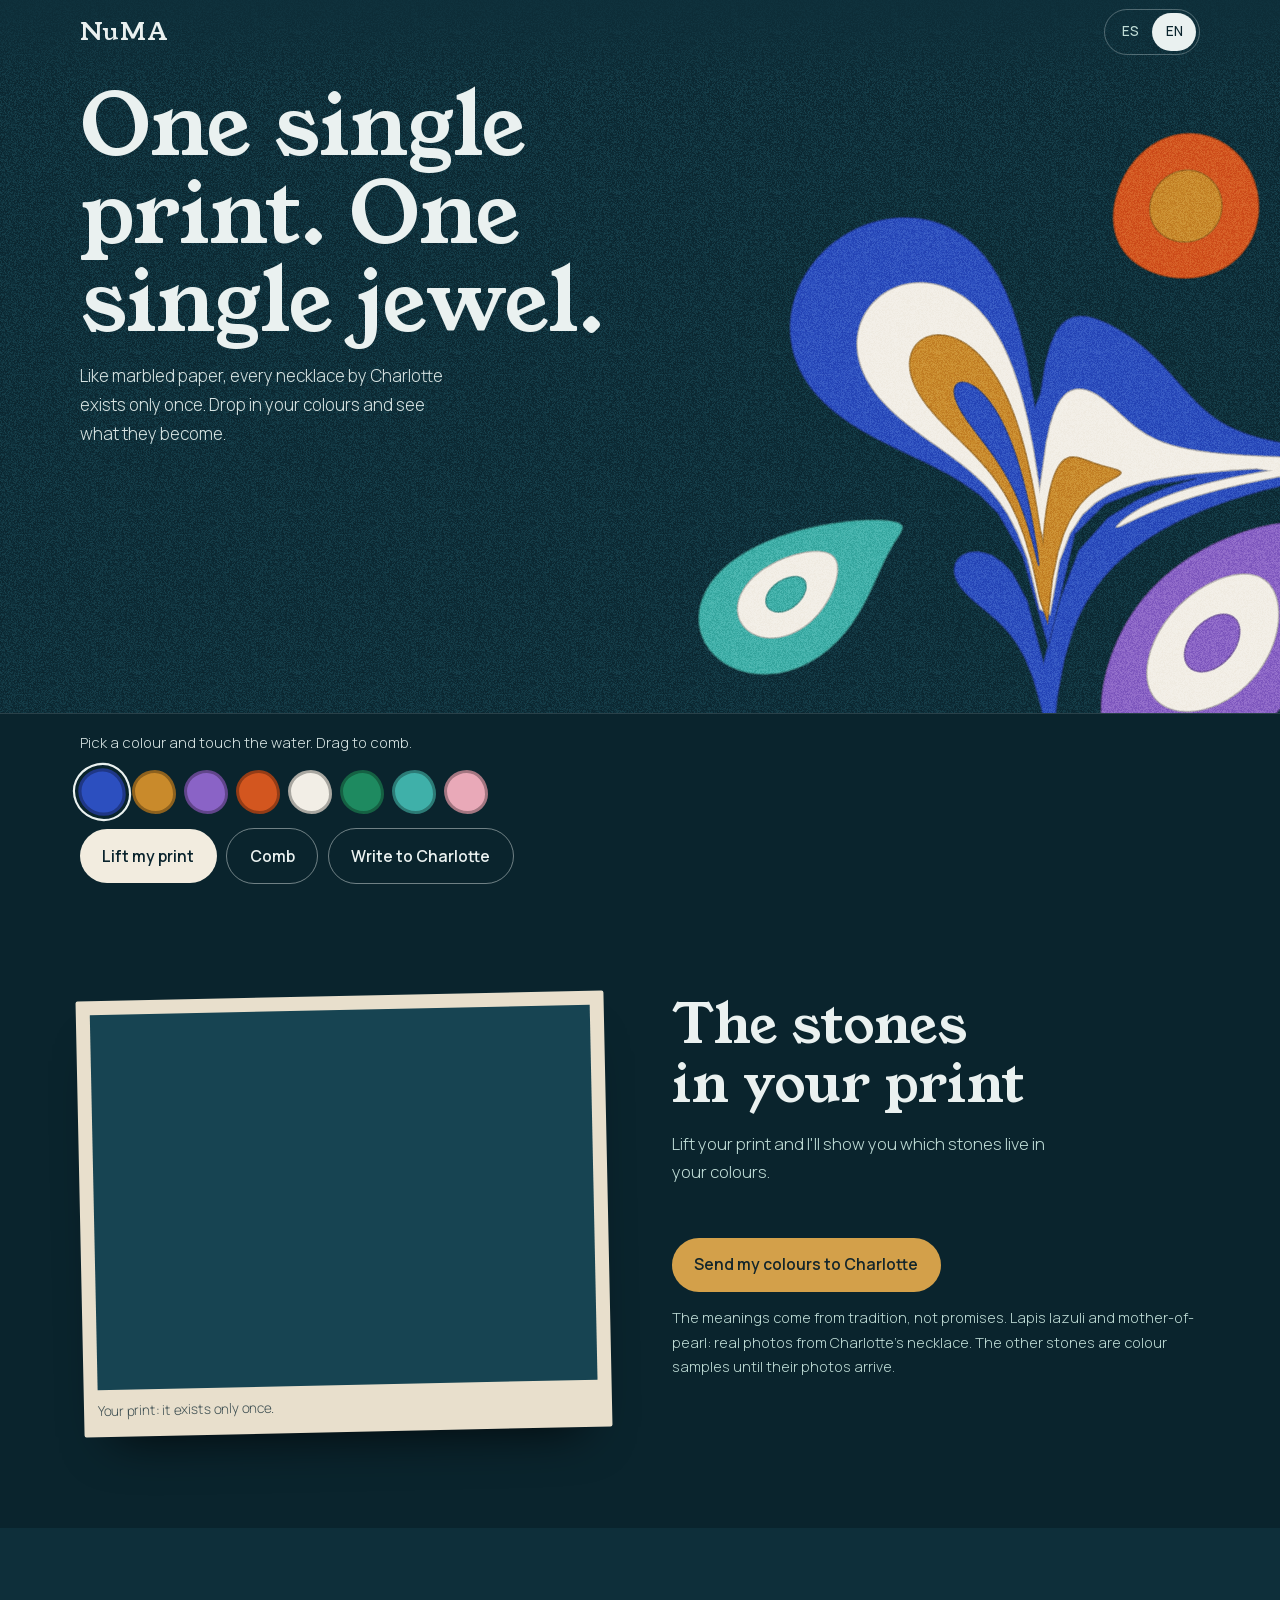
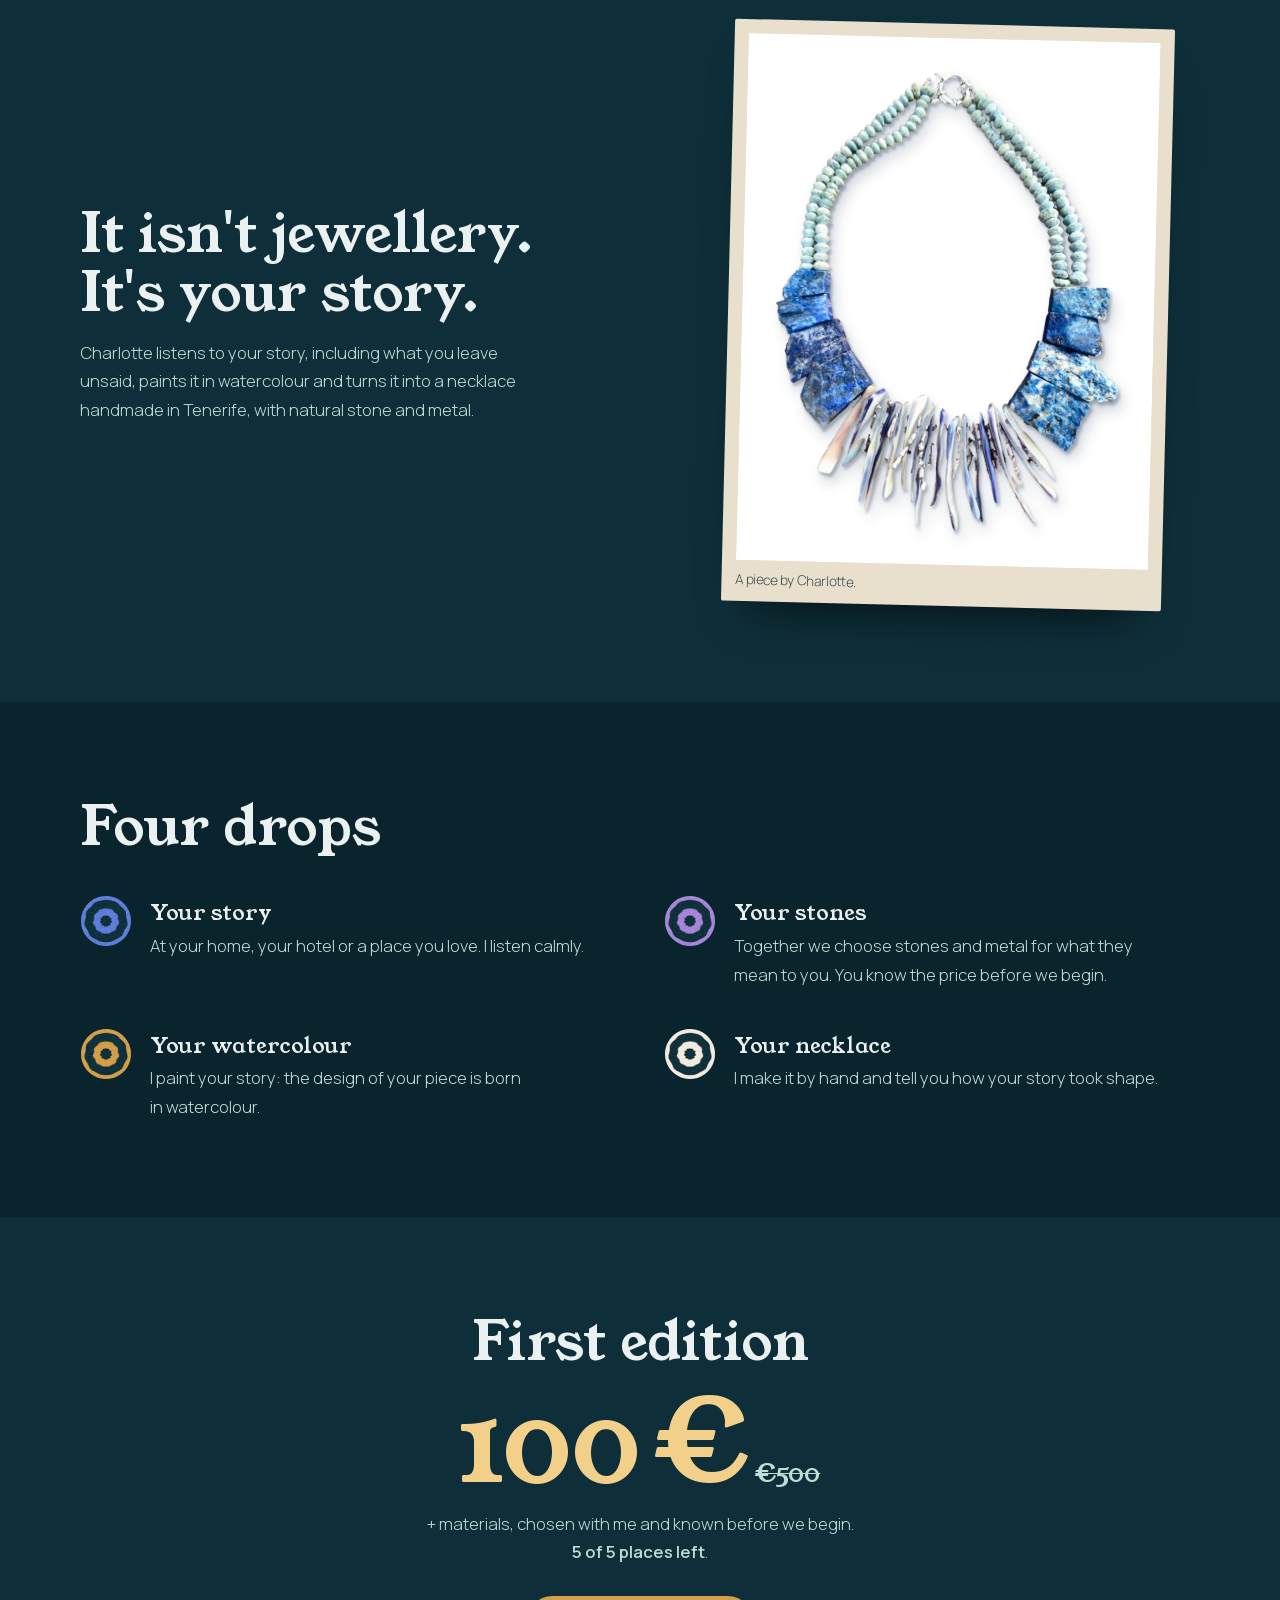
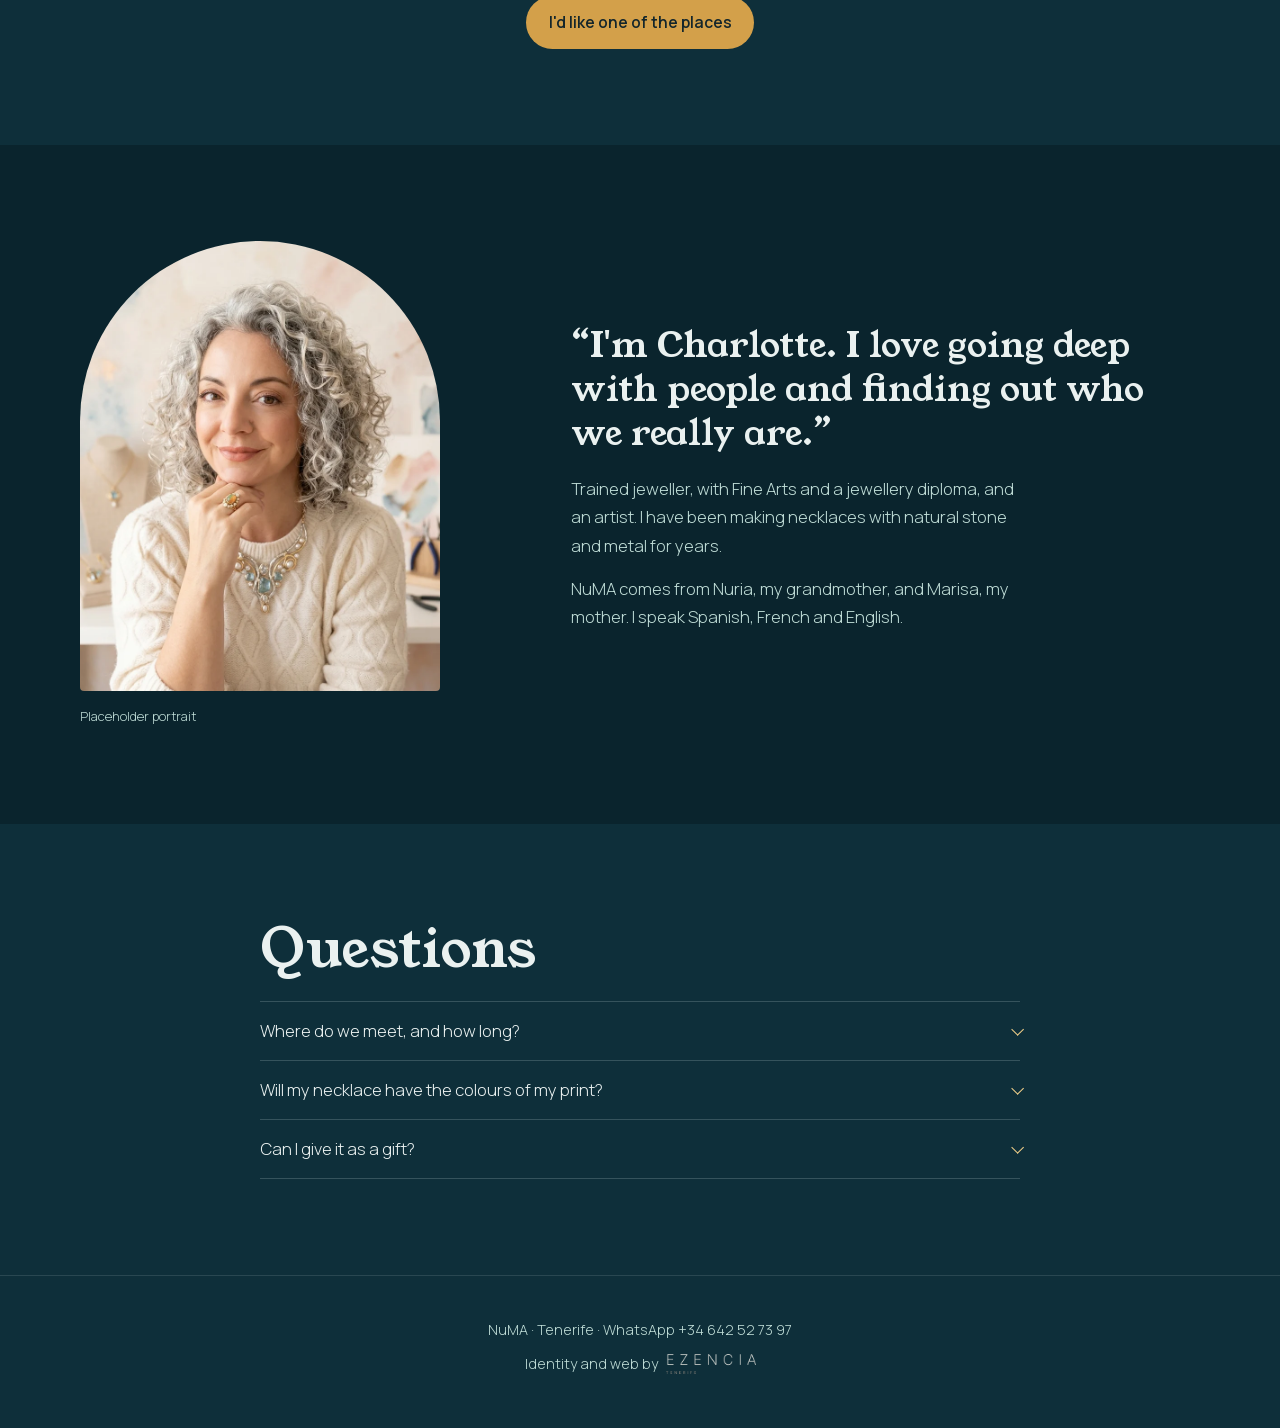
<file: v3/index.html>
<!doctype html>
<html lang="es" data-l="es">
<head>
<meta charset="utf-8">
<meta name="viewport" content="width=device-width, initial-scale=1, viewport-fit=cover">
<title>NuMA · Una sola lámina, una sola joya</title>
<meta name="robots" content="noindex">
<meta name="theme-color" content="#0E2F3A">
<link href="../shared/fonts.css" rel="stylesheet">
<style>
:root{
  --bath:#0E2F3A; --bath-2:#0A242D; --bath-3:#174452; --sheet:#F2ECDF; --ink:#EAF1F0; --soft:#BFDCD6; --sized:#E8DFCC;
  --serif:'Young Serif', Georgia, serif; --sans:'Manrope', 'Helvetica Neue', Arial, sans-serif;
  --ease:cubic-bezier(.16,1,.3,1);
  color-scheme: dark;
}
html[data-l="es"] body [lang="en"], html[data-l="en"] body [lang="es"]{display:none !important}
*,*::before,*::after{box-sizing:border-box;margin:0;padding:0}
html{scroll-behavior:smooth;-webkit-text-size-adjust:100%;scrollbar-color:#D3A04A var(--bath-2)}
body{background-color:var(--bath);color:var(--ink);font-family:var(--sans);font-weight:300;font-size:1.05rem;line-height:1.7;overflow-x:hidden;caret-color:#D3A04A}
::selection{background:#D3A04A;color:var(--bath-2)}
a{color:inherit;text-underline-offset:5px;text-decoration-thickness:1px}
button{font:inherit;color:inherit;background:none;border:0;cursor:pointer}
img{max-width:100%;height:auto}
:focus-visible{outline:2px solid #F2D08A;outline-offset:3px;border-radius:8px}
p{text-wrap:pretty} h1,h2,h3{text-wrap:balance}
.vh{position:absolute!important;width:1px;height:1px;overflow:hidden;clip:rect(0 0 0 0);white-space:nowrap}
.wrap{width:min(1120px,100% - 2.5rem);margin-inline:auto}
h2{font-family:var(--serif);font-weight:400;font-size:clamp(2rem,5.4vw,3.4rem);line-height:1.08}

/* ---------- The bath ---------- */
.bath{position:relative;height:100svh;min-height:600px;overflow:hidden;background:var(--bath)}
.bath canvas{position:absolute;inset:0;width:100%;height:100%;display:block;touch-action:pan-y;cursor:crosshair}
.bath::after{content:"";position:absolute;inset:0 0 auto;height:90px;pointer-events:none;background:linear-gradient(180deg,rgba(14,47,58,.85),rgba(14,47,58,0))}
.bar{position:absolute;inset:0 0 auto;z-index:3;padding-top:env(safe-area-inset-top,0px)}
.bar .wrap{display:flex;justify-content:space-between;align-items:center;height:64px}
.mark{font-family:var(--serif);font-size:1.5rem;letter-spacing:.04em;text-decoration:none;min-height:44px;display:inline-flex;align-items:center}
.lang{display:flex;border:1px solid rgba(234,241,240,.3);border-radius:999px;padding:3px}
.lang button{min-width:44px;min-height:38px;border-radius:999px;font-size:.85rem;font-weight:500;color:var(--soft)}
.lang button[aria-pressed="true"]{background:var(--ink);color:var(--bath-2)}
.copy{position:absolute;z-index:2;left:0;right:0;top:calc(64px + env(safe-area-inset-top,0px) + 2vh);pointer-events:none}
.copy h1{font-family:var(--serif);font-weight:400;font-size:clamp(2.6rem,8vw,5.4rem);line-height:1.02;max-width:12ch}
.copy p{max-width:38ch;margin-top:1rem;color:#D6E3E2;font-size:1.06rem}
.tray{position:absolute;z-index:3;left:0;right:0;bottom:0;padding:1rem 0 calc(1rem + env(safe-area-inset-bottom,0px));background:var(--bath-2);border-top:1px solid rgba(234,241,240,.14)}
.tray .wrap{display:grid;gap:.9rem}
.tray .how{font-size:.92rem;color:#D6E3E2}
.pigments{display:flex;flex-wrap:wrap;gap:.5rem}
.pig{width:44px;height:44px;border-radius:52% 48% 46% 54% / 48% 55% 45% 52%;border:3px solid color-mix(in srgb, currentColor 70%, #000);transition:transform .2s var(--ease)}
.pig[aria-pressed="true"]{outline:2px solid var(--ink);outline-offset:3px;transform:scale(1.08)}
.acts{display:flex;flex-wrap:wrap;gap:.6rem;align-items:center}
.btn{display:inline-flex;align-items:center;justify-content:center;gap:.6rem;min-height:50px;padding:.85rem 1.4rem;border-radius:999px;font-weight:600;font-size:.98rem;text-decoration:none;transition:transform .2s var(--ease)}
.btn:hover{transform:translateY(-1px)}
.btn-sheet{background:var(--sheet);color:var(--bath-2)}
.btn-line{border:1px solid rgba(234,241,240,.45);color:var(--ink)}
.btn-gold{background:#D3A04A;color:#14262B}

/* ---------- Lifted sheet ---------- */
.lifted{padding:clamp(3.5rem,8vw,6rem) 0;background:var(--bath-2)}
.lifted .wrap{display:grid;gap:2.4rem;align-items:start}
.sheet{background:var(--sized);padding:14px;border-radius:2px;box-shadow:0 30px 50px -30px rgba(0,0,0,.8);transform:rotate(-1.2deg)}
@media (prefers-reduced-motion: no-preference){ .sheet.landed{animation:lay .9s var(--ease)} @keyframes lay{from{transform:translateY(-28px) rotate(-5deg)}to{transform:rotate(-1.2deg)}} }
.sheet img,.sheet canvas{width:100%;display:block;aspect-ratio:4/3;object-fit:cover;background:var(--bath-3)}
.sheet figcaption{color:#3E4F52;font-size:.85rem;padding-top:.6rem}
.reading h2{margin-bottom:1rem}
.reading .empty{color:var(--soft);max-width:40ch}
.stones{list-style:none;display:grid;gap:1rem;margin:1.4rem 0 1.8rem}
.stones li{display:grid;grid-template-columns:56px 1fr;gap:1rem;align-items:center}
.stones svg{width:56px;height:56px}
.stones b{display:block;font-family:var(--serif);font-weight:400;font-size:1.3rem;line-height:1.1}
.stones small{display:block;color:#F2D08A;font-size:.82rem}
.stones p{color:var(--soft);font-size:.94rem}
@media (min-width:900px){ .lifted .wrap{grid-template-columns:1fr 1fr;gap:4rem} }

/* ---------- Sections on the bath ---------- */
.sec{padding:clamp(3.5rem,8vw,6rem) 0}
.sec .intro{color:var(--soft);max-width:46ch;margin-top:1rem}
.one{display:grid;gap:2.4rem;align-items:center}
.one figure{background:var(--sized);padding:14px 14px 10px;border-radius:2px;transform:rotate(1.4deg);max-width:440px;box-shadow:0 30px 50px -30px rgba(0,0,0,.8)}
.one img{width:100%;display:block;background:#fff}
.one figcaption{color:#3E4F52;font-size:.85rem;padding-top:.5rem}
@media (min-width:900px){ .one{grid-template-columns:1.1fr .9fr;gap:4.5rem} }
.drops{list-style:none;display:grid;gap:1.6rem;margin-top:2.4rem}
.drops li{display:grid;grid-template-columns:52px 1fr;gap:1.1rem;align-items:start}
.drops canvas{width:52px;height:52px;display:block}
.drops h3{font-family:var(--serif);font-weight:400;font-size:1.35rem}
.drops p{color:var(--soft);max-width:44ch}
@media (min-width:900px){ .drops{grid-template-columns:1fr 1fr;gap:2.4rem 3rem} }
.offer{text-align:center}
.offer .amount{font-family:var(--serif);font-size:clamp(4.4rem,16vw,7rem);line-height:1;margin:1rem 0 .2rem;color:#F2D08A}
.offer .amount s{font-size:1.6rem;color:var(--soft);margin-left:.3em;text-decoration-thickness:1px}
.offer p{max-width:44ch;margin:.6rem auto 0;color:var(--soft)}
.offer .btn{margin-top:1.8rem}
.who .wrap{display:grid;gap:2.4rem;align-items:center}
.who figure{max-width:360px}
.who img{width:100%;aspect-ratio:4/5;object-fit:cover;border-radius:180px 180px 4px 4px}
.who figcaption{font-size:.8rem;color:var(--soft);margin-top:.4rem}
.who blockquote{font-family:var(--serif);font-size:clamp(1.5rem,3.8vw,2.2rem);line-height:1.25;margin-bottom:1.2rem}
.who p{color:var(--soft);max-width:46ch;margin-bottom:.9rem}
@media (min-width:900px){ .who .wrap{grid-template-columns:.8fr 1.2fr;gap:4.5rem} }
.faq .wrap{max-width:760px}
.faq details{border-top:1px solid rgba(234,241,240,.18)}
.faq details:last-of-type{border-bottom:1px solid rgba(234,241,240,.18)}
.faq summary{list-style:none;cursor:pointer;min-height:58px;display:flex;align-items:center;justify-content:space-between;gap:1rem}
.faq summary::-webkit-details-marker{display:none}
.faq summary::after{content:"";width:9px;height:9px;border-right:1.5px solid #F2D08A;border-bottom:1.5px solid #F2D08A;transform:rotate(45deg) translateY(-3px);transition:transform .25s}
.faq details[open] summary::after{transform:rotate(225deg)}
.faq p{color:var(--soft);padding-bottom:1.1rem}
footer{padding:2.6rem 0 calc(2.6rem + env(safe-area-inset-bottom,0px));text-align:center;color:var(--soft);font-size:.9rem;border-top:1px solid rgba(234,241,240,.12)}
footer a{display:inline-flex;align-items:center;gap:.5rem;min-height:44px;text-decoration:none}
footer img{height:20px;width:auto}
@media (prefers-reduced-motion: reduce){ html{scroll-behavior:auto} }
</style>
</head>
<body>
<main>
  <section class="bath" aria-labelledby="h1">
    <canvas id="bath" aria-label="Baño de color: toca para dejar caer una gota, arrastra para peinar / Colour bath: tap to drop, drag to comb" role="img"></canvas>
    <header class="bar"><div class="wrap">
      <a class="mark" href="#">NuMA</a>
      <div class="lang" role="group" aria-label="Idioma / Language"><button type="button" data-lang-btn="es" aria-pressed="true">ES</button><button type="button" data-lang-btn="en" aria-pressed="false">EN</button></div>
    </div></header>
    <div class="copy"><div class="wrap">
      <h1 id="h1"><span lang="es">Una sola lámina. Una sola joya.</span><span lang="en">One single print. One single jewel.</span></h1>
      <p><span lang="es">Como el papel marmolado, cada collar de Charlotte existe una sola vez. Deja caer tus colores y mira lo que forman.</span><span lang="en">Like marbled paper, every necklace by Charlotte exists only once. Drop in your colours and see what they become.</span></p>
    </div></div>
    <div class="tray"><div class="wrap">
      <p class="how" id="how"><span lang="es">Elige un color y toca el agua. Arrastra para peinar.</span><span lang="en">Pick a colour and touch the water. Drag to comb.</span></p>
      <div class="pigments" id="pigments" role="group" aria-label="Colores / Colours"></div>
      <div class="acts">
        <button class="btn btn-sheet" type="button" id="lift"><span lang="es">Levantar mi lámina</span><span lang="en">Lift my print</span></button>
        <button class="btn btn-line" type="button" id="comb"><span lang="es">Peinar</span><span lang="en">Comb</span></button>
        <a class="btn btn-line" data-wa href="#"><span lang="es">Escribir a Charlotte</span><span lang="en">Write to Charlotte</span></a>
      </div>
    </div></div>
  </section>

  <section class="lifted" id="lamina" aria-labelledby="h-lam">
    <div class="wrap">
      <figure class="sheet"><canvas id="print" width="800" height="600" aria-label="Tu lámina / Your print"></canvas><figcaption><span lang="es">Tu lámina: existe una sola vez.</span><span lang="en">Your print: it exists only once.</span></figcaption></figure>
      <div class="reading">
        <h2 id="h-lam"><span lang="es">Las piedras de tu lámina</span><span lang="en">The stones in your print</span></h2>
        <p class="empty" id="empty"><span lang="es">Levanta tu lámina y te mostraré qué piedras viven en tus colores.</span><span lang="en">Lift your print and I'll show you which stones live in your colours.</span></p>
        <ul class="stones" id="stones" aria-live="polite"></ul>
        <a class="btn btn-gold" data-wa href="#" id="send"><span lang="es">Enviar mis colores a Charlotte</span><span lang="en">Send my colours to Charlotte</span></a>
        <p style="color:var(--soft);font-size:.9rem;margin-top:.9rem"><span lang="es">Los significados vienen de la tradición, no son promesas. Lapislázuli y nácar: fotos reales del collar de Charlotte. Las demás piedras son muestras de color hasta tener sus fotos.</span><span lang="en">The meanings come from tradition, not promises. Lapis lazuli and mother-of-pearl: real photos from Charlotte&#39;s necklace. The other stones are colour samples until their photos arrive.</span></p>
      </div>
    </div>
  </section>

  <section class="sec" aria-labelledby="h-one">
    <div class="wrap one">
      <div>
        <h2 id="h-one"><span lang="es">No es una joya. Es tu historia.</span><span lang="en">It isn't jewellery. It's your story.</span></h2>
        <p class="intro"><span lang="es">Charlotte escucha tu historia, también lo que no dices, la pinta en acuarela y la convierte en un collar hecho a mano en Tenerife, con piedra natural y metal.</span><span lang="en">Charlotte listens to your story, including what you leave unsaid, paints it in watercolour and turns it into a necklace handmade in Tenerife, with natural stone and metal.</span></p>
      </div>
      <figure><img src="../assets/necklace.webp" alt="Collar de Charlotte con placas de lapislázuli, nácar y cuentas claras" width="900" height="1152" loading="lazy"><figcaption><span lang="es">Una pieza de Charlotte.</span><span lang="en">A piece by Charlotte.</span></figcaption></figure>
    </div>
  </section>

  <section class="sec" aria-labelledby="h-st" style="background:var(--bath-2)">
    <div class="wrap">
      <h2 id="h-st"><span lang="es">Cuatro gotas</span><span lang="en">Four drops</span></h2>
      <ol class="drops">
        <li><canvas class="mini" width="104" height="104" data-c="#5D7FD9" aria-hidden="true"></canvas><div><h3><span lang="es">Tu historia</span><span lang="en">Your story</span></h3><p><span lang="es">En tu casa, tu hotel o un lugar que te guste. Escucho con calma.</span><span lang="en">At your home, your hotel or a place you love. I listen calmly.</span></p></div></li>
        <li><canvas class="mini" width="104" height="104" data-c="#A687D9" aria-hidden="true"></canvas><div><h3><span lang="es">Tus piedras</span><span lang="en">Your stones</span></h3><p><span lang="es">Elegimos juntos piedras y metal por lo que significan para ti. Conoces el precio antes de empezar.</span><span lang="en">Together we choose stones and metal for what they mean to you. You know the price before we begin.</span></p></div></li>
        <li><canvas class="mini" width="104" height="104" data-c="#D3A04A" aria-hidden="true"></canvas><div><h3><span lang="es">Tu acuarela</span><span lang="en">Your watercolour</span></h3><p><span lang="es">Pinto tu historia: el diseño de tu pieza nace en acuarela.</span><span lang="en">I paint your story: the design of your piece is born in watercolour.</span></p></div></li>
        <li><canvas class="mini" width="104" height="104" data-c="#F2ECDF" aria-hidden="true"></canvas><div><h3><span lang="es">Tu collar</span><span lang="en">Your necklace</span></h3><p><span lang="es">Lo hago a mano y te cuento cómo tu historia tomó forma.</span><span lang="en">I make it by hand and tell you how your story took shape.</span></p></div></li>
      </ol>
    </div>
  </section>

  <section class="sec offer" aria-labelledby="h-of">
    <div class="wrap">
      <h2 id="h-of"><span lang="es">Primera edición</span><span lang="en">First edition</span></h2>
      <p class="amount">100&#8239;€<s><span lang="es">500 €</span><span lang="en">€500</span></s></p>
      <p><span lang="es">+ materiales, que eliges conmigo y conoces antes de empezar.</span><span lang="en">+ materials, chosen with me and known before we begin.</span> <b data-plazas></b>.</p>
      <a class="btn btn-gold" data-wa href="#"><span lang="es">Quiero una de las plazas</span><span lang="en">I'd like one of the places</span></a>
    </div>
  </section>

  <section class="sec who" aria-labelledby="h-who" style="background:var(--bath-2)">
    <div class="wrap">
      <figure><img src="../assets/portrait.webp" alt="Retrato provisional generado por IA, no es Charlotte / AI-generated placeholder, not Charlotte" width="800" height="1000" loading="lazy"><figcaption><span lang="es">Retrato provisional</span><span lang="en">Placeholder portrait</span></figcaption></figure>
      <div>
        <h2 id="h-who" class="vh">Charlotte</h2>
        <blockquote><span lang="es">«Soy Charlotte. Me encanta ir profundamente con las personas y adentrarnos en quiénes somos.»</span><span lang="en">“I'm Charlotte. I love going deep with people and finding out who we really are.”</span></blockquote>
        <p><span lang="es">Joyera de formación, con Bellas Artes y diploma de joyería, y artista. Llevo años haciendo collares con piedra natural y metal.</span><span lang="en">Trained jeweller, with Fine Arts and a jewellery diploma, and an artist. I have been making necklaces with natural stone and metal for years.</span></p>
        <p><span lang="es">NuMA viene de Nuria, mi abuela, y Marisa, mi madre. Hablo español, français y English.</span><span lang="en">NuMA comes from Nuria, my grandmother, and Marisa, my mother. I speak Spanish, French and English.</span></p>
      </div>
    </div>
  </section>

  <section class="sec faq" aria-labelledby="h-faq">
    <div class="wrap">
      <h2 id="h-faq" style="margin-bottom:1.4rem"><span lang="es">Preguntas</span><span lang="en">Questions</span></h2>
      <details><summary><span lang="es">¿Dónde nos vemos y cuánto dura?</span><span lang="en">Where do we meet, and how long?</span></summary><p><span lang="es">En tu casa, tu hotel o un lugar que te guste, en Tenerife. Unas horas, sin prisa.</span><span lang="en">At your home, your hotel or a place you love, in Tenerife. A few unhurried hours.</span></p></details>
      <details><summary><span lang="es">¿Mi collar tendrá los colores de mi lámina?</span><span lang="en">Will my necklace have the colours of my print?</span></summary><p><span lang="es">Tu lámina es un punto de partida para hablar. Las piedras las elegimos juntos por tu historia.</span><span lang="en">Your print is a starting point for our conversation. We choose the stones together, for your story.</span></p></details>
      <details><summary><span lang="es">¿Puedo regalarlo?</span><span lang="en">Can I give it as a gift?</span></summary><p><span lang="es">Sí. Elegimos las piedras pensando en esa persona.</span><span lang="en">Yes. We choose the stones with that person in mind.</span></p></details>
    </div>
  </section>
</main>
<footer>NuMA · Tenerife · WhatsApp +34 642 52 73 97<br><a href="https://felixrohde.com/" target="_blank" rel="noopener"><span lang="es">Identidad y web por</span><span lang="en">Identity and web by</span> <img src="../assets/ezencia/ezencia-schriftzug-hell.webp" alt="Ezencia" width="90" height="20" loading="lazy"></a></footer>

<script src="../shared/numa.js"></script>
<script>
(function(){
  /* Pigmente = Steinfarben */
  var PIG=[
    {k:'lapis',c:'#2C4FBF'},{k:'tigre',c:'#C98A2B'},{k:'amatista',c:'#8A63C6'},{k:'cornalina',c:'#D3561F'},
    {k:'nacar',c:'#F2EEE6'},{k:'malaquita',c:'#1E8A60'},{k:'turquesa',c:'#3FB0A9'},{k:'cuarzorosa',c:'#E9A9B8'}
  ];
  function C(k){ for(var i=0;i<PIG.length;i++) if(PIG[i].k===k) return PIG[i].c; }
  function dark(hex,f){ var n=parseInt(hex.slice(1),16), r=(n>>16)&255, g=(n>>8)&255, b=n&255; return 'rgb('+Math.round(r*f)+','+Math.round(g*f)+','+Math.round(b*f)+')'; }
  var BATH='#0E2F3A', PAPER='#EFE6D3';
  var cv=document.getElementById('bath'), ctx=cv.getContext('2d'), W=0,H=0, DPR=Math.min(2,window.devicePixelRatio||1);
  var drops=[], cur=0, used={}, anim=null;
  var reduce=matchMedia('(prefers-reduced-motion: reduce)').matches;

  /* Körnung: einmal erzeugtes Rauschen */
  var grain=document.createElement('canvas'); grain.width=grain.height=160;
  (function(){ var g=grain.getContext('2d'), im=g.createImageData(160,160); for(var i=0;i<im.data.length;i+=4){ var v=Math.random()*255; im.data[i]=im.data[i+1]=im.data[i+2]=v; im.data[i+3]=255; } g.putImageData(im,0,0); })();

  function resize(){
    var r=cv.getBoundingClientRect(), oW=W, oH=H; W=r.width; H=r.height; cv.width=Math.round(W*DPR); cv.height=Math.round(H*DPR);
    if(oW && oH){ var sx=W/oW, sy=H/oH; drops.forEach(function(d){ d.p.forEach(function(p){ p[0]*=sx; p[1]*=sy; }); }); }
    paint();
  }
  /* Mathematisches Marmorieren (Jaffer/Lu): jede neue Gota verdrängt alles radial */
  function drop(x,y,r,col,animate){
    var r2=r*r;
    drops.forEach(function(d){ if(animate) d.q=d.p.map(function(p){return [p[0],p[1]];}); d.p.forEach(function(p){ var dx=p[0]-x, dy=p[1]-y, L2=dx*dx+dy*dy; if(L2<1e-6) L2=1e-6; var f=Math.sqrt(1+r2/L2); p[0]=x+dx*f; p[1]=y+dy*f; }); });
    var n=160, pts=[]; for(var i=0;i<n;i++){ var a=i/n*Math.PI*2; pts.push([x+Math.cos(a)*r, y+Math.sin(a)*r]); }
    var nd={c:col,p:pts}; if(animate) nd.q=pts.map(function(p){ return [x+(p[0]-x)*.15, y+(p[1]-y)*.15]; });
    drops.push(nd); if(drops.length>90) drops.shift();
    if(animate) run(); else paint();
  }
  function tine(x0,y0,x1,y1,strength){
    var ux=x1-x0, uy=y1-y0, len=Math.hypot(ux,uy); if(len<1) return; ux/=len; uy/=len;
    var lambda=22, amt=len*(strength||1.1);
    drops.forEach(function(d){
      d.p.forEach(function(p){ var px=p[0]-x0, py=p[1]-y0, dist=Math.abs(px*uy-py*ux); var s=amt*lambda/(dist+lambda); p[0]+=ux*s; p[1]+=uy*s; });
      refine(d);
    });
  }
  function refine(d){ if(d.p.length>700) return; var out=[]; for(var i=0;i<d.p.length;i++){ var a=d.p[i], b=d.p[(i+1)%d.p.length]; out.push(a); if(Math.hypot(b[0]-a[0],b[1]-a[1])>10) out.push([(a[0]+b[0])/2,(a[1]+b[1])/2]); } d.p=out; d.q=null; }
  /* 500 ms ease-out: Pigment schiebt sich sichtbar nach außen */
  function run(){
    if(reduce){ drops.forEach(function(d){ d.q=null; }); paint(); return; }
    var t0=performance.now(), done=false;
    anim={t0:t0};
    function step(now){ if(done) return; var t=Math.min(1,(now-t0)/520), e=1-Math.pow(1-t,3); paint(e); if(t<1) requestAnimationFrame(step); else finish(); }
    function finish(){ if(done) return; done=true; anim=null; drops.forEach(function(d){ d.q=null; }); paint(); }
    requestAnimationFrame(step); setTimeout(finish,900);
  }
  function path(c,d,e,tf){
    c.beginPath();
    for(var i=0;i<d.p.length;i++){ var p=d.p[i], x=p[0], y=p[1]; if(d.q && e<1 && d.q[i]){ x=d.q[i][0]+(x-d.q[i][0])*e; y=d.q[i][1]+(y-d.q[i][1])*e; } if(tf){ x=x*tf.s+tf.x; y=y*tf.s+tf.y; } if(i) c.lineTo(x,y); else c.moveTo(x,y); }
    c.closePath();
  }
  function render(c,w,h,ground,tf,e){
    c.fillStyle=ground; c.fillRect(0,0,w,h);
    drops.forEach(function(d){
      path(c,d,e==null?1:e,tf);
      c.fillStyle=d.c; c.fill();
      c.lineWidth=(tf?tf.s:1)*1.8; c.strokeStyle=dark(d.c,.72); c.globalAlpha=.6; c.stroke(); c.globalAlpha=1;
    });
    c.save(); c.globalCompositeOperation='soft-light'; c.globalAlpha=.28; c.fillStyle=c.createPattern(grain,'repeat'); c.fillRect(0,0,w,h); c.restore();
  }
  function paint(e){ ctx.setTransform(DPR,0,0,DPR,0,0); render(ctx,W,H,BATH,null,e); }

  /* Startbild: Ringe aus Gota-in-Gota, frei von Text und Schale */
  function rings(fx,fy,list,base){ list.forEach(function(it){ drop(fx*W, fy*H, it[1]*base, C(it[0]), false); }); }
  function seed(){
    drops=[]; used={};
    var m=W<700, base=m?W:Math.min(W,H);
    if(m){
      rings(.52,.53,[['lapis',.17],['nacar',.12],['tigre',.075],['lapis',.04]],base);
      rings(.92,.47,[['amatista',.1],['nacar',.06],['amatista',.03]],base);
      rings(.1,.58,[['turquesa',.08],['nacar',.05]],base);
      tine(W*.02,H*.53,W*.98,H*.55,.6);
    } else {
      rings(.72,.42,[['lapis',.15],['nacar',.105],['tigre',.07],['lapis',.035]],base);
      rings(.9,.68,[['amatista',.1],['nacar',.065],['amatista',.03]],base);
      rings(.56,.64,[['turquesa',.075],['nacar',.045],['turquesa',.02]],base);
      rings(.9,.2,[['cornalina',.07],['tigre',.04]],base);
      tine(W*.5,H*.52,W*.99,H*.5,.7); tine(W*.8,H*.1,W*.82,H*.8,.35);
    }
    paint();
  }

  var pigs=document.getElementById('pigments');
  PIG.forEach(function(p,i){ var b=document.createElement('button'); b.type='button'; b.className='pig'; b.style.background=p.c; b.style.color=p.c; b.setAttribute('aria-pressed',i===0?'true':'false'); b.dataset.k=p.k; b.addEventListener('click',function(){ cur=i; [].forEach.call(pigs.children,function(x,j){ x.setAttribute('aria-pressed',j===i?'true':'false'); }); }); pigs.appendChild(b); });
  function labelPigs(){ var l=NUMA.lang(); [].forEach.call(pigs.children,function(b){ b.setAttribute('aria-label',NUMA.S[b.dataset.k][l]); }); }

  var down=null, moved=false;
  cv.addEventListener('pointerdown',function(e){ var r=cv.getBoundingClientRect(); down=[e.clientX-r.left,e.clientY-r.top]; moved=false; });
  cv.addEventListener('pointermove',function(e){ if(!down) return; var r=cv.getBoundingClientRect(), x=e.clientX-r.left, y=e.clientY-r.top; if(Math.hypot(x-down[0],y-down[1])>6){ moved=true; tine(down[0],down[1],x,y); down=[x,y]; requestAnimationFrame(function(){ paint(); }); } });
  window.addEventListener('pointerup',function(){ if(down && !moved){ var p=PIG[cur]; drop(down[0],down[1],Math.min(W,H)*(.05+Math.random()*.05),p.c,true); used[p.k]=(used[p.k]||0)+1; } down=null; });
  document.getElementById('comb').addEventListener('click',function(){ for(var i=1;i<6;i++){ var y=H*(.18+i*.12); tine(W*.03,y,W*.97,y+(i%2?16:-16),.8); } paint(); });

  /* Abziehen auf geleimtes Papier: das Muster wird in den Bogen eingepasst */
  var printed=false;
  document.getElementById('lift').addEventListener('click',function(){
    var pc=document.getElementById('print'), c2=pc.getContext('2d');
    var minx=1e9,miny=1e9,maxx=-1e9,maxy=-1e9; drops.forEach(function(d){ d.p.forEach(function(p){ if(p[0]<minx)minx=p[0]; if(p[1]<miny)miny=p[1]; if(p[0]>maxx)maxx=p[0]; if(p[1]>maxy)maxy=p[1]; }); });
    minx=Math.max(minx,0); miny=Math.max(miny,0); maxx=Math.min(maxx,W); maxy=Math.min(maxy,H);
    var bw=Math.max(1,maxx-minx), bh=Math.max(1,maxy-miny), mg=.06, s=Math.min(pc.width*(1-2*mg)/bw, pc.height*(1-2*mg)/bh);
    var tf={s:s, x:(pc.width-bw*s)/2-minx*s, y:(pc.height-bh*s)/2-miny*s};
    render(c2,pc.width,pc.height,PAPER,tf,1);
    printed=true; reading();
    var sheet=document.querySelector('.sheet'); sheet.classList.remove('landed'); void sheet.offsetWidth; sheet.classList.add('landed');
    document.getElementById('lamina').scrollIntoView({behavior: reduce?'auto':'smooth'});
  });

  function reading(){
    var l=NUMA.lang(), ul=document.getElementById('stones'), empty=document.getElementById('empty');
    var keys=Object.keys(used).sort(function(a,b){ return used[b]-used[a]; }).slice(0,3);
    if(printed && !keys.length) keys=['lapis','nacar','tigre'];
    ul.innerHTML='';
    if(!printed){ empty.hidden=false; NUMA.setMessage(null); return; }
    empty.hidden=true;
    keys.forEach(function(k){ var d=NUMA.S[k], li=document.createElement('li'); li.innerHTML=NUMA.stone(k)+'<div><b>'+d[l]+'</b><small>'+d.o[l]+'</small><p>'+d.m[l]+'</p></div>'; ul.appendChild(li); });
    function and(a,lg){ return a.length<2?a.join(''):a.slice(0,-1).join(', ')+(lg==='es'?' y ':' and ')+a[a.length-1]; }
    NUMA.setMessage({
      es:'Hola Charlotte, vengo de la web de NuMA. Mi lámina tiene '+and(keys.map(function(k){return NUMA.S[k].es.toLowerCase();}),'es')+'. ¿Hablamos de mi historia?',
      en:'Hi Charlotte, I found NuMA online. My print has '+and(keys.map(function(k){return NUMA.S[k].en.toLowerCase();}),'en')+'. Could we talk about my story?'
    });
  }

  /* Kleine Ringe für „Cuatro gotas“, mit demselben Verfahren */
  [].forEach.call(document.querySelectorAll('canvas.mini'),function(m){
    var mc=m.getContext('2d'), col=m.getAttribute('data-c'), save=drops; drops=[];
    [[.46,col],[.32,BATH],[.22,col],[.1,BATH]].forEach(function(it){ var r=it[0]*104, x=52, y=52; drops.forEach(function(d){ d.p.forEach(function(p){ var dx=p[0]-x, dy=p[1]-y, L2=dx*dx+dy*dy||1e-6, f=Math.sqrt(1+r*r/L2); p[0]=x+dx*f; p[1]=y+dy*f; }); }); var pts=[]; for(var i=0;i<90;i++){ var a=i/90*Math.PI*2; pts.push([x+Math.cos(a)*r,y+Math.sin(a)*r]); } drops.push({c:it[1],p:pts}); });
    drops.forEach(function(d){ d.p.forEach(function(p,i){ p[0]+=Math.sin(i*.7)*1.2; }); });
    mc.beginPath(); mc.arc(52,52,50,0,Math.PI*2); mc.clip(); render(mc,104,104,BATH,null,1); drops=save;
  });

  document.addEventListener('numa:lang',function(){ labelPigs(); reading(); });
  NUMA.init(); labelPigs();
  window.addEventListener('resize',resize);
  resize(); seed();
})();
</script>
</body>
</html>
</file>
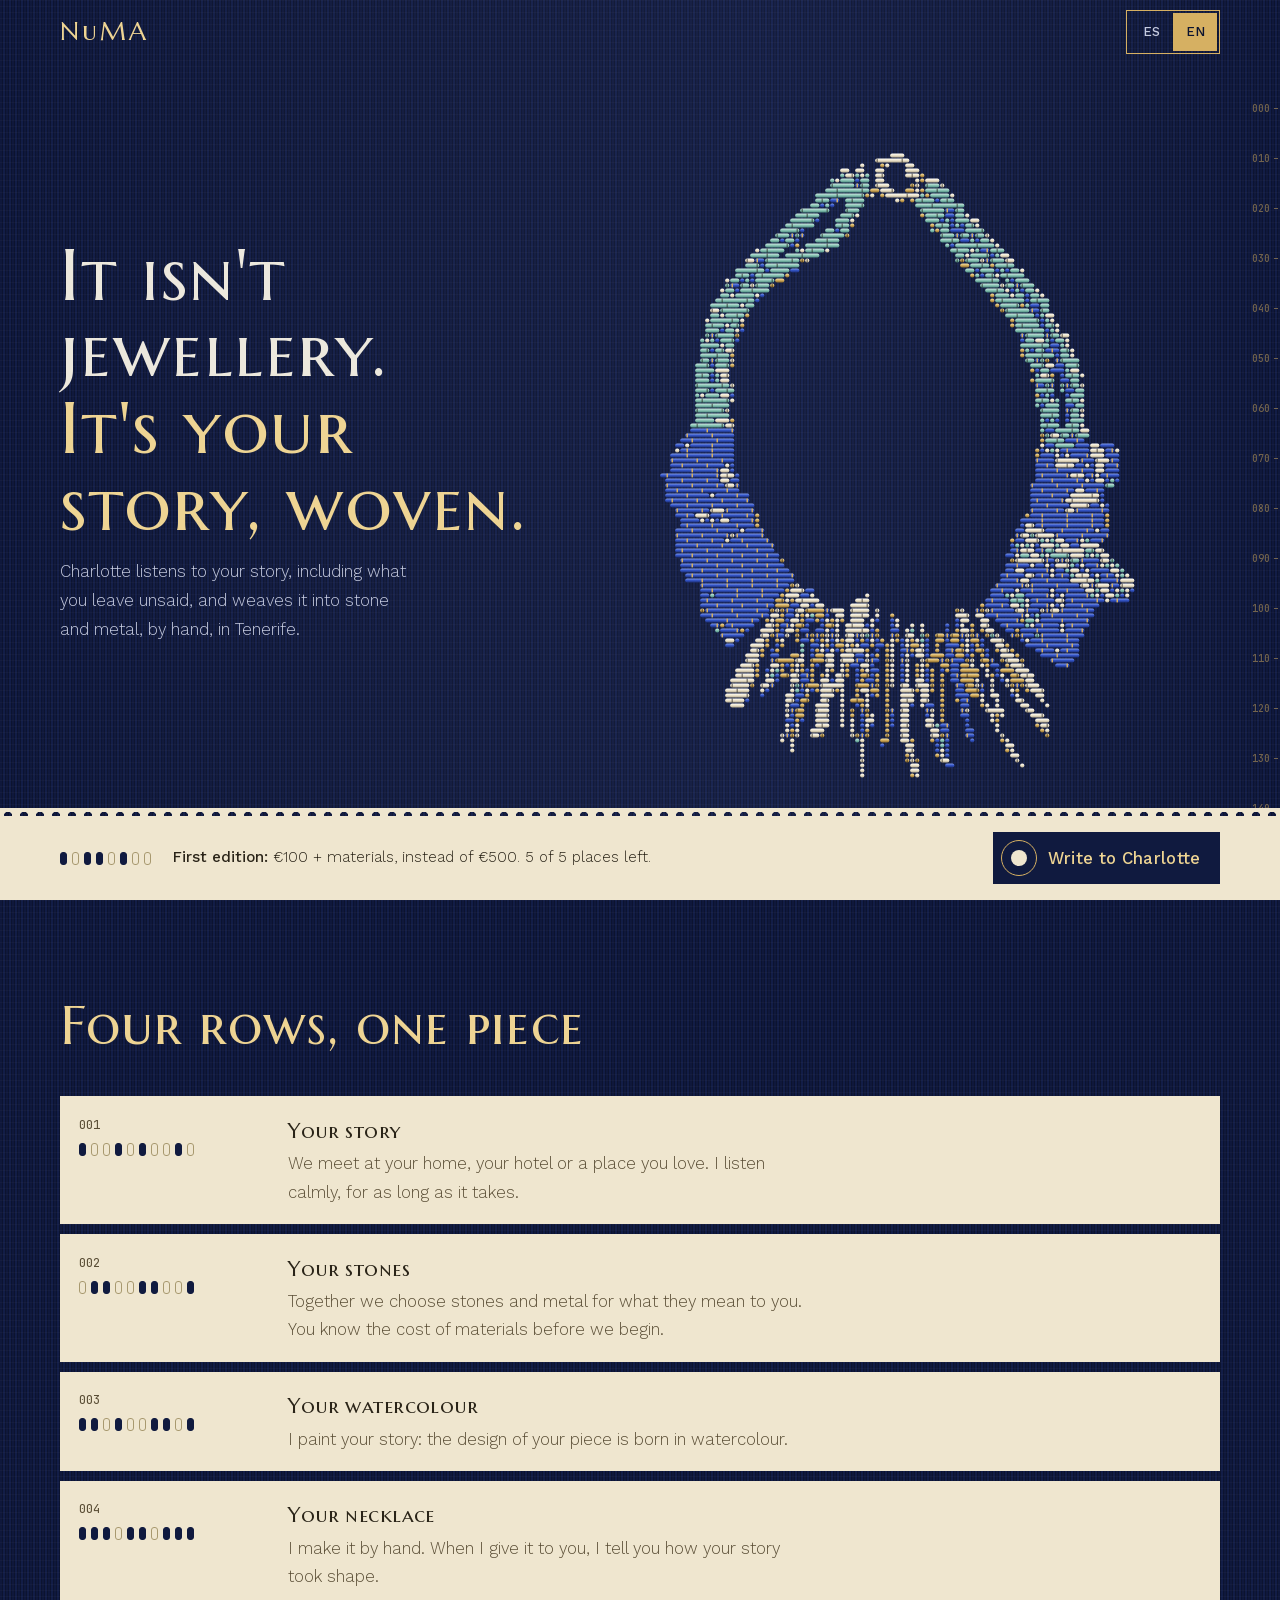
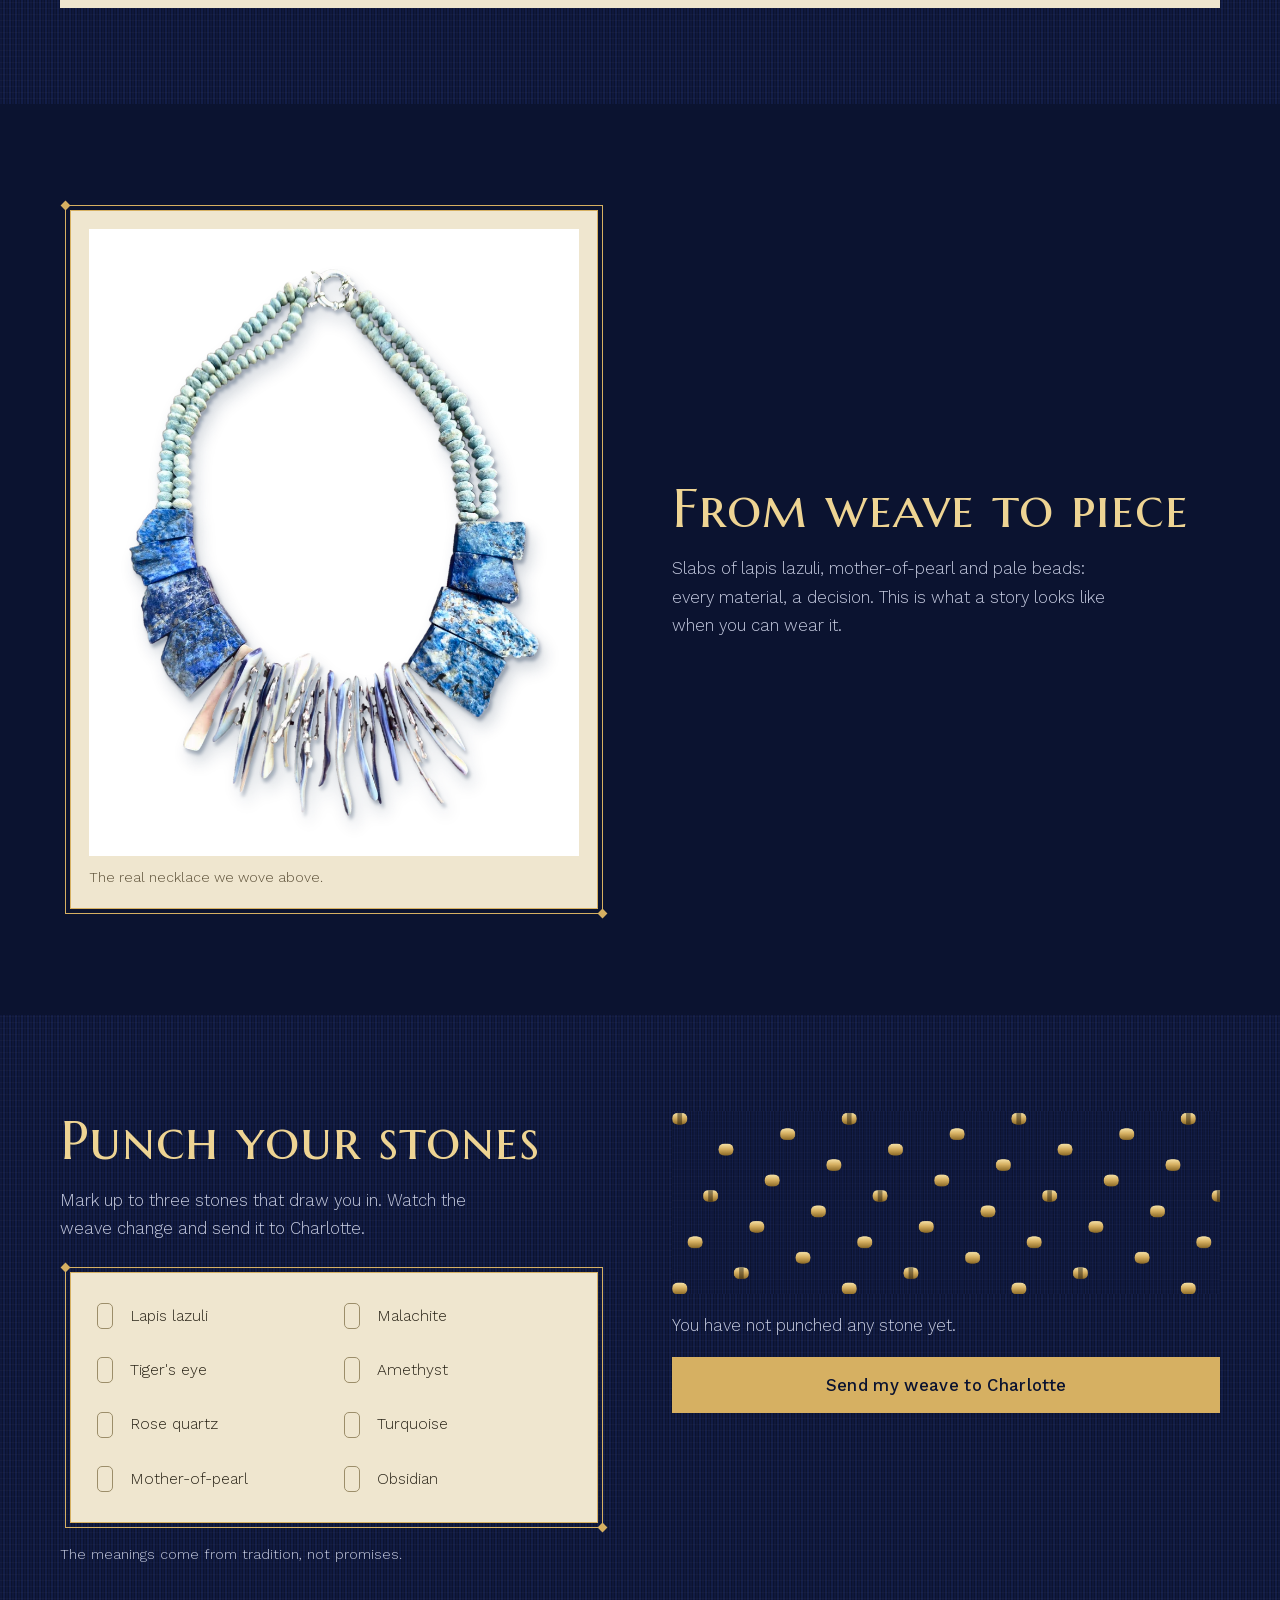
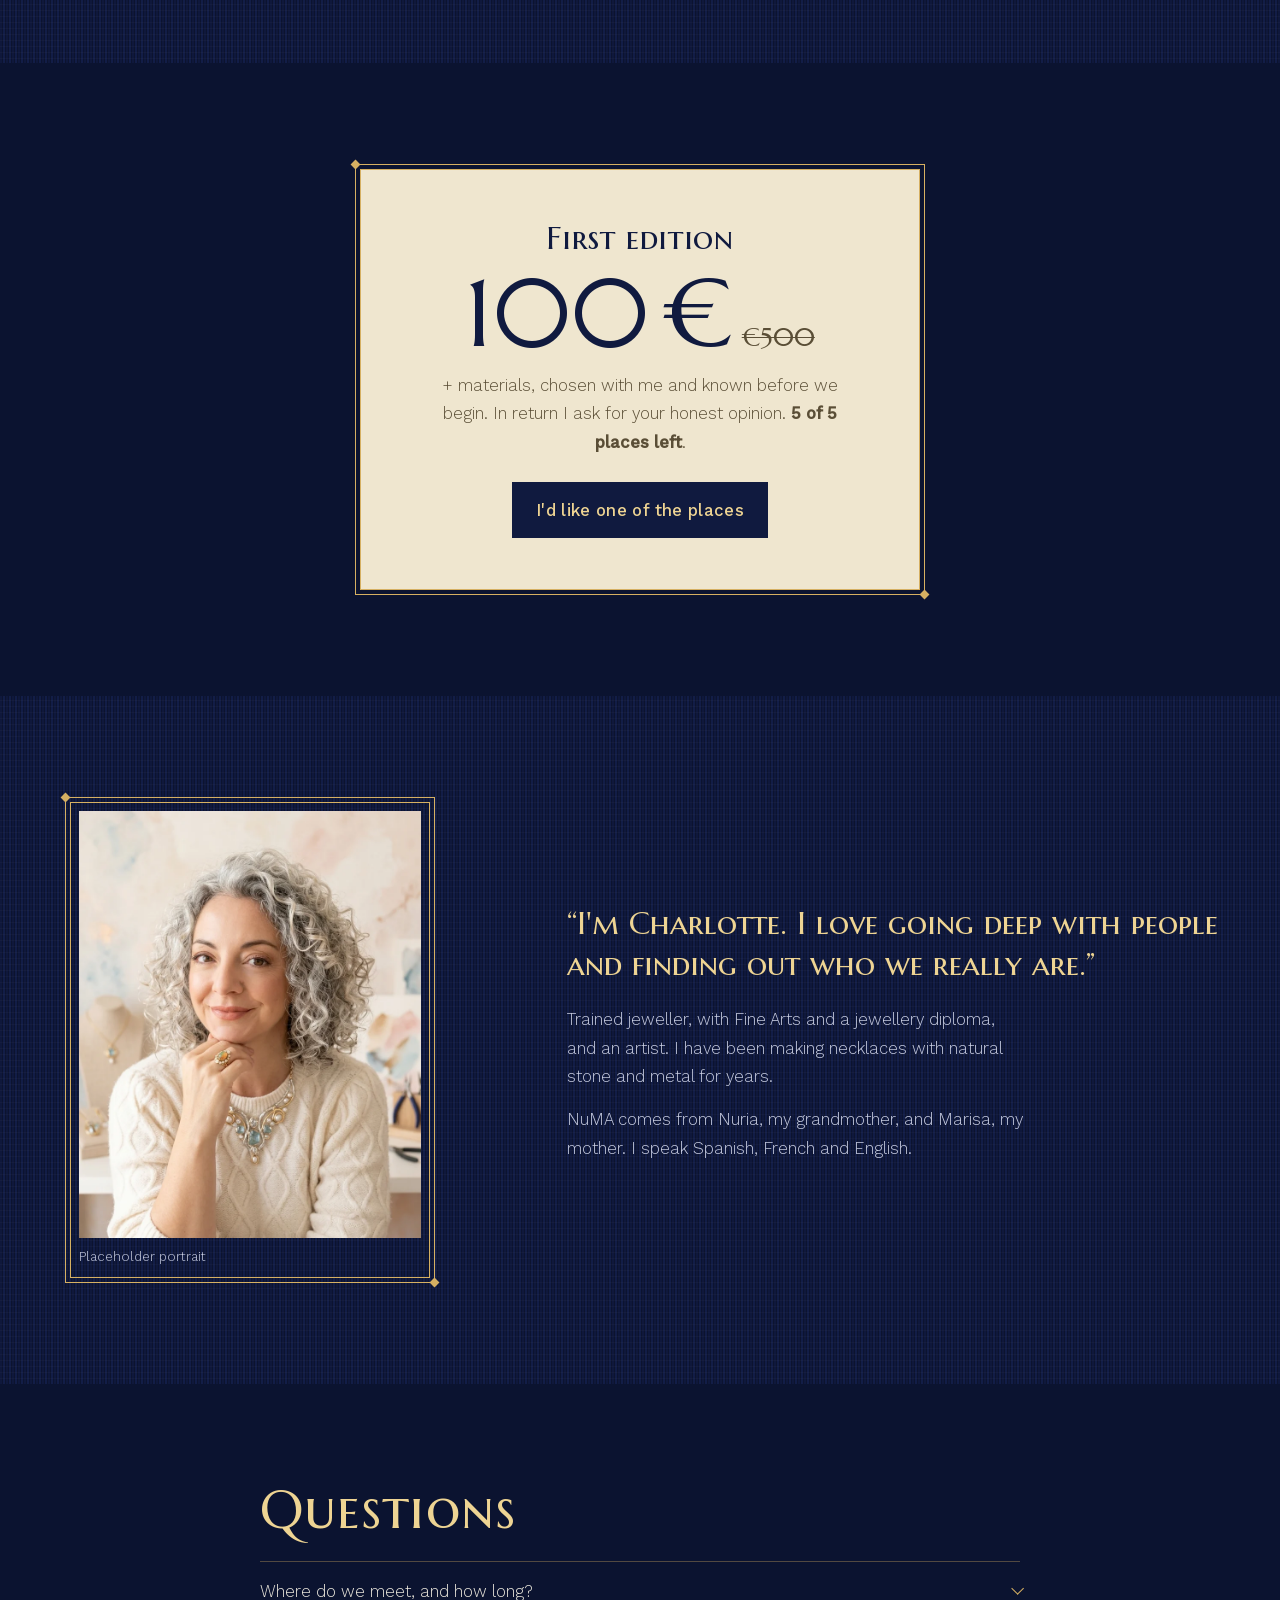
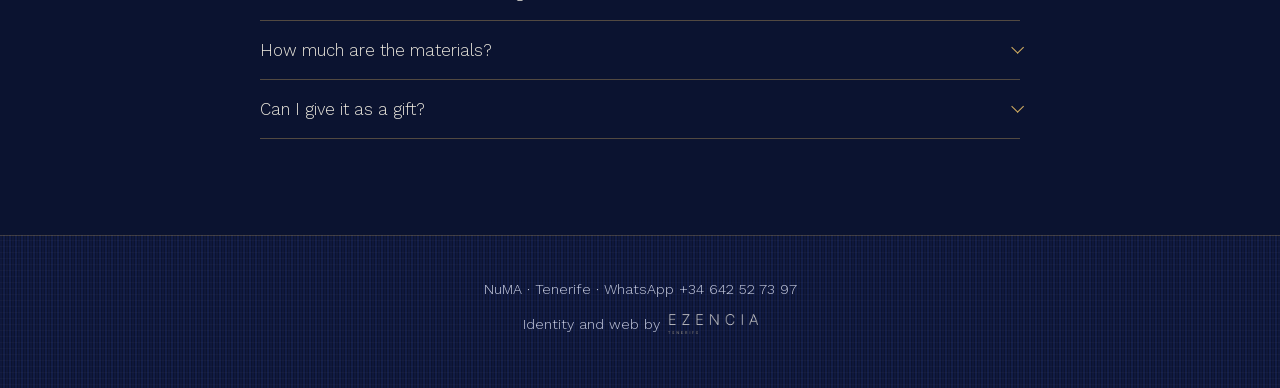
<file: v4/index.html>
<!doctype html>
<html lang="es" data-l="es">
<head>
<meta charset="utf-8">
<meta name="viewport" content="width=device-width, initial-scale=1, viewport-fit=cover">
<title>NuMA · Tejido con tu historia</title>
<meta name="robots" content="noindex">
<meta name="theme-color" content="#101A3F">
<link href="../shared/fonts.css" rel="stylesheet">
<style>
:root{
  --silk:#101A3F; --silk-2:#0B1330; --silk-3:#1A275A; --gold:#D6B062; --gold-2:#EED493; --card:#EFE6CF; --card-ink:#2A2418; --card-soft:#5A4E36; --ink:#ECE8DD; --soft:#C6CBE0;
  --title:'Marcellus SC', 'Trajan Pro', Georgia, serif; --sans:'Work Sans', 'Helvetica Neue', Arial, sans-serif; --mono:'JetBrains Mono', ui-monospace, Menlo, monospace;
  --ease:cubic-bezier(.16,1,.3,1);
  color-scheme: dark;
}
html[data-l="es"] body [lang="en"], html[data-l="en"] body [lang="es"]{display:none !important}
*,*::before,*::after{box-sizing:border-box;margin:0;padding:0}
html{scroll-behavior:smooth;-webkit-text-size-adjust:100%;scrollbar-color:var(--gold) var(--silk-2)}
body{background-color:var(--silk);background-size:48px 48px;color:var(--ink);font-family:var(--sans);font-weight:300;font-size:1.05rem;line-height:1.7;overflow-x:hidden;caret-color:var(--gold)}
::selection{background:var(--gold-2);color:var(--silk-2)}
a{color:inherit;text-underline-offset:5px;text-decoration-thickness:1px}
button{font:inherit;color:inherit;background:none;border:0;cursor:pointer}
img{max-width:100%;height:auto}
:focus-visible{outline:2px solid var(--gold-2);outline-offset:3px}
p{text-wrap:pretty} h1,h2,h3{text-wrap:balance}
.vh{position:absolute!important;width:1px;height:1px;overflow:hidden;clip:rect(0 0 0 0);white-space:nowrap}
.wrap{width:min(1160px,100% - 2.5rem);margin-inline:auto}
h2{font-family:var(--title);font-weight:400;font-size:clamp(2rem,5.6vw,3.4rem);line-height:1.08;letter-spacing:.02em;color:var(--gold-2)}

/* framed treatment: gold double rule with corner points */
.framed{position:relative;border:1px solid var(--gold);outline:1px solid var(--gold);outline-offset:4px}
.framed::before,.framed::after{content:"";position:absolute;width:7px;height:7px;background:var(--gold);transform:rotate(45deg)}
.framed::before{left:-9px;top:-9px}
.framed::after{right:-9px;bottom:-9px}

/* ---------- Loom: the weave is the field ---------- */
.loom{position:relative;min-height:100svh;display:grid;grid-template-rows:auto 1fr auto;overflow:hidden}
#weave{position:absolute;inset:0;width:100%;height:100%;display:block}
.bar{position:relative;z-index:2;padding-top:env(safe-area-inset-top,0px)}
.bar .wrap{display:flex;justify-content:space-between;align-items:center;height:64px}
.mark{font-family:var(--title);font-size:1.6rem;letter-spacing:.12em;color:var(--gold-2);text-decoration:none;min-height:44px;display:inline-flex;align-items:center}
.lang{display:flex;padding:2px;border:1px solid var(--gold)}
.lang button{min-width:44px;min-height:38px;font-family:var(--sans);font-weight:500;font-size:.82rem;color:var(--soft)}
.lang button[aria-pressed="true"]{background:var(--gold);color:var(--silk-2)}
.field{position:relative;z-index:1;display:flex;align-items:flex-end}
.field .wrap{padding-bottom:clamp(1.2rem,4vh,3rem)}
.field .txt{max-width:30rem}
.field h1{font-family:var(--title);font-weight:400;font-size:clamp(2.1rem,6.6vw,4.6rem);line-height:1.04;letter-spacing:.02em;color:var(--ink)}
.field h1 .g{display:block;color:var(--gold-2)}
.field p{color:var(--soft);margin-top:.9rem;max-width:36ch}
@media (min-width:900px){ .field{align-items:center} .field .wrap{padding-bottom:0} }

/* punched strip: the last hole is the action */
.strip{position:relative;z-index:2;background:var(--card);color:var(--card-ink)}
.strip::before{content:"";position:absolute;left:0;right:0;top:-8px;height:8px;background:radial-gradient(circle at 8px 8px, transparent 4px, var(--card) 4.5px) 0 0/16px 8px}
.strip .wrap{display:flex;flex-wrap:wrap;align-items:center;gap:.8rem 1.4rem;padding:1rem 0 calc(1rem + env(safe-area-inset-bottom,0px))}
.rowno{font-family:var(--mono);font-size:.78rem;color:var(--card-soft)}
.holes{display:flex;gap:5px;align-items:center}
.holes i{width:7px;height:13px;border-radius:3px;border:1px solid #A8996F}
.holes i.p{background:var(--silk);border-color:var(--silk)}
.strip .offer{flex:1 1 16rem;font-size:.95rem}
.strip .offer b{font-weight:500}
.punch-cta{display:inline-flex;align-items:center;gap:.7rem;min-height:52px;padding:.5rem 1.2rem .5rem .5rem;background:var(--silk);color:var(--gold-2);text-decoration:none;font-weight:500;letter-spacing:.02em;transition:transform .2s var(--ease)}
.punch-cta:hover{transform:translateY(-1px)}
.punch-cta .o{width:36px;height:36px;border-radius:50%;border:1.5px solid var(--gold);display:grid;place-items:center}
.punch-cta .o::after{content:"";width:16px;height:16px;border-radius:50%;background:var(--card)}

/* ---------- Instruction rows ---------- */
.sec{padding:clamp(3.5rem,8vw,6rem) 0}
.rows{list-style:none;margin-top:2.6rem;display:grid;gap:10px}
.row{display:grid;grid-template-columns:auto 1fr;gap:.4rem 1.2rem;align-items:start;background:var(--card);color:var(--card-ink);padding:1.1rem 1.2rem}
.row .meta{display:grid;gap:.5rem;justify-items:start}
.row h3{font-family:var(--title);font-weight:400;font-size:1.3rem;letter-spacing:.02em}
.row p{color:var(--card-soft);max-width:52ch}
@media (min-width:700px){ .row{grid-template-columns:190px 1fr} }

/* ---------- From weave to piece ---------- */
.piece .wrap{display:grid;gap:2.4rem;align-items:center}
.piece figure{background:var(--card);padding:18px;margin:10px}
.piece img{width:100%;display:block;background:#fff}
.piece figcaption{color:var(--card-soft);font-size:.88rem;padding-top:.6rem}
.piece p{color:var(--soft);max-width:44ch;margin-top:1rem}
@media (min-width:900px){ .piece .wrap{grid-template-columns:1fr 1fr;gap:4rem} }

/* ---------- Punch your stones ---------- */
.punch .wrap{display:grid;gap:2.4rem;align-items:start}
.punch .intro{color:var(--soft);max-width:44ch;margin-top:1rem}
.grid{background:var(--card);color:var(--card-ink);padding:1.2rem;margin:10px 10px 0;display:grid;grid-template-columns:repeat(2,minmax(0,1fr));gap:.4rem}
.hole{display:grid;grid-template-columns:22px 1fr;gap:.7rem;align-items:center;min-height:48px;padding:.3rem .4rem;text-align:left;color:var(--card-ink)}
.hole .h{width:16px;height:26px;border-radius:5px;border:1.5px solid #9C8E6A;background:transparent;transition:background .2s}
.hole[aria-pressed="true"] .h{background:var(--silk);border-color:var(--silk)}
.hole span{font-size:.98rem}
.swatch{display:grid;gap:1.1rem}
#band{width:100%;height:auto;display:block}
.chosen{list-style:none;display:grid;gap:1rem}
.chosen li{display:grid;grid-template-columns:72px 1fr;gap:1rem;align-items:center}
.chosen canvas{width:72px;height:48px;display:block}
.chosen b{font-family:var(--title);font-weight:400;font-size:1.15rem;color:var(--gold-2)}
.chosen small{display:block;font-size:.84rem;color:var(--soft)}
.chosen p{font-size:.94rem;color:var(--soft)}
.honest{font-size:.9rem;color:var(--soft)}
.btn{display:inline-flex;align-items:center;justify-content:center;gap:.6rem;min-height:52px;padding:.85rem 1.5rem;font-weight:500;text-decoration:none;letter-spacing:.02em;transition:transform .2s var(--ease)}
.btn:hover{transform:translateY(-1px)}
.btn-gold{background:var(--gold);color:var(--silk-2)}
.btn-silk{background:var(--silk);color:var(--gold-2)}
@media (min-width:900px){ .punch .wrap{grid-template-columns:1fr 1fr;gap:4rem} }

/* ---------- Woven label (offer) ---------- */
.label{max-width:560px;margin:10px auto;background:var(--card);color:var(--card-ink);padding:clamp(2rem,6vw,3.2rem);text-align:center}
.label h2{color:var(--silk);font-size:clamp(1.5rem,4vw,2rem)}
.label .amount{font-family:var(--title);font-size:clamp(4rem,15vw,6rem);line-height:1;margin:.6rem 0 .2rem;color:var(--silk)}
.label .amount s{font-size:1.6rem;color:var(--card-soft);text-decoration-thickness:1px;margin-left:.3em}
.label p{color:var(--card-soft);max-width:40ch;margin:.6rem auto 0}
.label .btn{margin-top:1.6rem}

/* Charlotte */
.who .wrap{display:grid;gap:2.4rem;align-items:center}
.who figure{max-width:360px;padding:8px;margin:10px}
.who img{width:100%;aspect-ratio:4/5;object-fit:cover;display:block}
.who figcaption{font-size:.82rem;color:var(--soft);padding-top:.5rem}
.who blockquote{font-family:var(--title);font-size:clamp(1.4rem,3.4vw,2rem);line-height:1.3;color:var(--gold-2);margin-bottom:1.2rem}
.who p{color:var(--soft);max-width:46ch;margin-bottom:.9rem}
@media (min-width:900px){ .who .wrap{grid-template-columns:.8fr 1.2fr;gap:4.5rem} }
.faq .wrap{max-width:760px}
.faq details{border-top:1px solid rgba(214,176,98,.35)}
.faq details:last-of-type{border-bottom:1px solid rgba(214,176,98,.35)}
.faq summary{list-style:none;cursor:pointer;min-height:58px;display:flex;align-items:center;justify-content:space-between;gap:1rem}
.faq summary::-webkit-details-marker{display:none}
.faq summary::after{content:"";width:9px;height:9px;border-right:1.5px solid var(--gold);border-bottom:1.5px solid var(--gold);transform:rotate(45deg) translateY(-3px);transition:transform .25s}
.faq details[open] summary::after{transform:rotate(225deg)}
.faq p{color:var(--soft);padding-bottom:1.1rem}
footer{padding:2.6rem 0 calc(2.6rem + env(safe-area-inset-bottom,0px));text-align:center;color:var(--soft);font-size:.9rem;border-top:1px solid rgba(214,176,98,.25)}
footer a{display:inline-flex;align-items:center;gap:.5rem;min-height:44px;text-decoration:none}
footer img{height:20px;width:auto}
@media (prefers-reduced-motion: reduce){ html{scroll-behavior:auto} }
</style>
</head>
<body>
<main>
  <section class="loom" aria-labelledby="h1">
    <canvas id="weave" role="img" aria-label="El collar de Charlotte, tejido en hilo de oro, lapislázuli y nácar / Charlotte's necklace, woven in gold, lapis and mother-of-pearl threads"></canvas>
    <header class="bar"><div class="wrap">
      <a class="mark" href="#">NuMA</a>
      <div class="lang" role="group" aria-label="Idioma / Language"><button type="button" data-lang-btn="es" aria-pressed="true">ES</button><button type="button" data-lang-btn="en" aria-pressed="false">EN</button></div>
    </div></header>
    <div class="field"><div class="wrap"><div class="txt">
      <h1 id="h1"><span lang="es">No es una joya.<span class="g">Es tu historia, tejida.</span></span><span lang="en">It isn't jewellery.<span class="g">It's your story, woven.</span></span></h1>
      <p><span lang="es">Charlotte escucha tu historia, también lo que no dices, y la teje en piedra y metal, a mano, en Tenerife.</span><span lang="en">Charlotte listens to your story, including what you leave unsaid, and weaves it into stone and metal, by hand, in Tenerife.</span></p>
    </div></div></div>
    <div class="strip"><div class="wrap">
      <span class="holes" aria-hidden="true"><i class="p"></i><i></i><i class="p"></i><i class="p"></i><i></i><i class="p"></i><i></i><i></i></span>
      <span class="offer"><span lang="es"><b>Primera edición:</b> 100 € + materiales, en lugar de 500 €.</span><span lang="en"><b>First edition:</b> €100 + materials, instead of €500.</span> <span data-plazas></span>.</span>
      <a class="punch-cta" data-wa href="#"><span class="o" aria-hidden="true"></span><span lang="es">Escribir a Charlotte</span><span lang="en">Write to Charlotte</span></a>
    </div></div>
  </section>

  <section class="sec" aria-labelledby="h-rows">
    <div class="wrap">
      <h2 id="h-rows"><span lang="es">Cuatro filas, una pieza</span><span lang="en">Four rows, one piece</span></h2>
      <ol class="rows">
        <li class="row"><div class="meta"><span class="rowno">001</span><span class="holes" aria-hidden="true"><i class="p"></i><i></i><i></i><i class="p"></i><i></i><i class="p"></i><i></i><i></i><i class="p"></i><i></i></span></div><div><h3><span lang="es">Tu historia</span><span lang="en">Your story</span></h3><p><span lang="es">Nos vemos en tu casa, tu hotel o un lugar que te guste. Escucho con calma, el tiempo que haga falta.</span><span lang="en">We meet at your home, your hotel or a place you love. I listen calmly, for as long as it takes.</span></p></div></li>
        <li class="row"><div class="meta"><span class="rowno">002</span><span class="holes" aria-hidden="true"><i></i><i class="p"></i><i class="p"></i><i></i><i></i><i class="p"></i><i class="p"></i><i></i><i></i><i class="p"></i></span></div><div><h3><span lang="es">Tus piedras</span><span lang="en">Your stones</span></h3><p><span lang="es">Elegimos juntos piedras y metal por lo que significan para ti. Conoces el precio de los materiales antes de empezar.</span><span lang="en">Together we choose stones and metal for what they mean to you. You know the cost of materials before we begin.</span></p></div></li>
        <li class="row"><div class="meta"><span class="rowno">003</span><span class="holes" aria-hidden="true"><i class="p"></i><i class="p"></i><i></i><i class="p"></i><i></i><i></i><i class="p"></i><i class="p"></i><i></i><i class="p"></i></span></div><div><h3><span lang="es">Tu acuarela</span><span lang="en">Your watercolour</span></h3><p><span lang="es">Pinto tu historia: el diseño de tu pieza nace en acuarela.</span><span lang="en">I paint your story: the design of your piece is born in watercolour.</span></p></div></li>
        <li class="row"><div class="meta"><span class="rowno">004</span><span class="holes" aria-hidden="true"><i class="p"></i><i class="p"></i><i class="p"></i><i></i><i class="p"></i><i class="p"></i><i></i><i class="p"></i><i class="p"></i><i class="p"></i></span></div><div><h3><span lang="es">Tu collar</span><span lang="en">Your necklace</span></h3><p><span lang="es">Lo hago a mano. Al entregártelo te cuento cómo tu historia tomó forma.</span><span lang="en">I make it by hand. When I give it to you, I tell you how your story took shape.</span></p></div></li>
      </ol>
    </div>
  </section>

  <section class="sec piece" aria-labelledby="h-piece" style="background-color:var(--silk-2)">
    <div class="wrap">
      <figure class="framed"><img src="../assets/necklace.webp" alt="Collar de Charlotte con placas de lapislázuli, nácar y cuentas claras" width="900" height="1152" loading="lazy"><figcaption><span lang="es">El collar real que tejimos arriba.</span><span lang="en">The real necklace we wove above.</span></figcaption></figure>
      <div>
        <h2 id="h-piece"><span lang="es">Del tejido a la pieza</span><span lang="en">From weave to piece</span></h2>
        <p><span lang="es">Placas de lapislázuli, nácar y cuentas claras: cada material, una decisión. Así se ve una historia cuando se puede llevar puesta.</span><span lang="en">Slabs of lapis lazuli, mother-of-pearl and pale beads: every material, a decision. This is what a story looks like when you can wear it.</span></p>
      </div>
    </div>
  </section>

  <section class="sec punch" aria-labelledby="h-pu">
    <div class="wrap">
      <div>
        <h2 id="h-pu"><span lang="es">Perfora tus piedras</span><span lang="en">Punch your stones</span></h2>
        <p class="intro"><span lang="es">Marca hasta tres piedras que te atraen. Mira cómo cambia el tejido y envíaselo a Charlotte.</span><span lang="en">Mark up to three stones that draw you in. Watch the weave change and send it to Charlotte.</span></p>
        <div class="grid framed" id="holes" role="group" aria-label="Piedras / Stones" style="margin-top:1.8rem"></div>
        <p class="honest" style="margin-top:1.2rem"><span lang="es">Los significados vienen de la tradición, no son promesas.</span><span lang="en">The meanings come from tradition, not promises.</span></p>
      </div>
      <div class="swatch">
        <canvas id="band" width="960" height="320" aria-hidden="true"></canvas>
        <ul class="chosen" id="chosen" aria-live="polite"></ul>
        <a class="btn btn-gold" data-wa href="#"><span lang="es">Enviar mi tejido a Charlotte</span><span lang="en">Send my weave to Charlotte</span></a>
      </div>
    </div>
  </section>

  <section class="sec" aria-labelledby="h-of" style="background-color:var(--silk-2)">
    <div class="wrap">
      <div class="label framed">
        <h2 id="h-of"><span lang="es">Primera edición</span><span lang="en">First edition</span></h2>
        <p class="amount">100&#8239;€<s><span lang="es">500 €</span><span lang="en">€500</span></s></p>
        <p><span lang="es">+ materiales, que eliges conmigo y conoces antes de empezar. A cambio te pido tu opinión sincera.</span><span lang="en">+ materials, chosen with me and known before we begin. In return I ask for your honest opinion.</span> <b data-plazas></b>.</p>
        <a class="btn btn-silk" data-wa href="#"><span lang="es">Quiero una de las plazas</span><span lang="en">I'd like one of the places</span></a>
      </div>
    </div>
  </section>

  <section class="sec who" aria-labelledby="h-who">
    <div class="wrap">
      <figure class="framed"><img src="../assets/portrait.webp" alt="Retrato provisional generado por IA, no es Charlotte / AI-generated placeholder, not Charlotte" width="800" height="1000" loading="lazy"><figcaption><span lang="es">Retrato provisional</span><span lang="en">Placeholder portrait</span></figcaption></figure>
      <div>
        <h2 id="h-who" class="vh">Charlotte</h2>
        <blockquote><span lang="es">«Soy Charlotte. Me encanta ir profundamente con las personas y adentrarnos en quiénes somos.»</span><span lang="en">“I'm Charlotte. I love going deep with people and finding out who we really are.”</span></blockquote>
        <p><span lang="es">Joyera de formación, con Bellas Artes y diploma de joyería, y artista. Llevo años haciendo collares con piedra natural y metal.</span><span lang="en">Trained jeweller, with Fine Arts and a jewellery diploma, and an artist. I have been making necklaces with natural stone and metal for years.</span></p>
        <p><span lang="es">NuMA viene de Nuria, mi abuela, y Marisa, mi madre. Hablo español, français y English.</span><span lang="en">NuMA comes from Nuria, my grandmother, and Marisa, my mother. I speak Spanish, French and English.</span></p>
      </div>
    </div>
  </section>

  <section class="sec faq" aria-labelledby="h-faq" style="background-color:var(--silk-2)">
    <div class="wrap">
      <h2 id="h-faq" style="margin-bottom:1.4rem"><span lang="es">Preguntas</span><span lang="en">Questions</span></h2>
      <details><summary><span lang="es">¿Dónde nos vemos y cuánto dura?</span><span lang="en">Where do we meet, and how long?</span></summary><p><span lang="es">En tu casa, tu hotel o un lugar que te guste, en Tenerife. Unas horas, sin prisa.</span><span lang="en">At your home, your hotel or a place you love, in Tenerife. A few unhurried hours.</span></p></details>
      <details><summary><span lang="es">¿Cuánto cuestan los materiales?</span><span lang="en">How much are the materials?</span></summary><p><span lang="es">Depende de las piedras y el metal. Te digo el precio antes de empezar.</span><span lang="en">It depends on the stones and metal. I tell you the price before we begin.</span></p></details>
      <details><summary><span lang="es">¿Puedo regalarlo?</span><span lang="en">Can I give it as a gift?</span></summary><p><span lang="es">Sí. Elegimos las piedras pensando en esa persona.</span><span lang="en">Yes. We choose the stones with that person in mind.</span></p></details>
    </div>
  </section>
</main>
<footer>NuMA · Tenerife · WhatsApp +34 642 52 73 97<br><a href="https://felixrohde.com/" target="_blank" rel="noopener"><span lang="es">Identidad y web por</span><span lang="en">Identity and web by</span> <img src="../assets/ezencia/ezencia-schriftzug-hell.webp" alt="Ezencia" width="90" height="20" loading="lazy"></a></footer>

<script src="../shared/numa.js"></script>
<script>
(function(){
  var reduce=matchMedia('(prefers-reduced-motion: reduce)').matches;

  /* ---- Seide: Kettfäden mit Satinglanz, als Kachel für den ganzen Grund ---- */
  function silkTile(){
    var t=document.createElement('canvas'); t.width=t.height=48; var c=t.getContext('2d');
    c.fillStyle='#101A3F'; c.fillRect(0,0,48,48);
    for(var x=0;x<48;x+=3){ c.fillStyle=(x/3)%2?'#121D47':'#0F183C'; c.fillRect(x,0,2,48); c.fillStyle='rgba(0,0,0,.25)'; c.fillRect(x+2,0,1,48); }
    for(var y=0;y<48;y+=6){ c.fillStyle='rgba(255,255,255,.025)'; c.fillRect(0,y,48,1); }
    return t;
  }
  var tile=silkTile();
  document.body.style.backgroundImage='url('+tile.toDataURL()+')';

  /* ---- Garnfarben ---- */
  var YARN={
    lapis:['#7E98EA','#3556C8','#1C2F7A'], mar:['#CDEAE2','#8FC7B8','#4E8F82'], nacar:['#FFFDF6','#EFE6CF','#B9AE92'], oro:['#F6E2A6','#D6B062','#8C6A26']
  };
  function float(c,x,y,w,h,col){
    var g=c.createLinearGradient(0,y,0,y+h); g.addColorStop(0,col[0]); g.addColorStop(.45,col[1]); g.addColorStop(1,col[2]);
    c.fillStyle=g; var r=Math.min(h/2,w/2);
    c.beginPath(); c.moveTo(x+r,y); c.lineTo(x+w-r,y); c.quadraticCurveTo(x+w,y,x+w,y+r); c.lineTo(x+w,y+h-r); c.quadraticCurveTo(x+w,y+h,x+w-r,y+h); c.lineTo(x+r,y+h); c.quadraticCurveTo(x,y+h,x,y+h-r); c.lineTo(x,y+r); c.quadraticCurveTo(x,y,x+r,y); c.fill();
  }
  /* Gewebe aus einer Klassen-Matrix: Flotten nach Lauflänge, Bindungspunkte in Gold */
  function weaveMatrix(c,m,cols,rows,ox,oy,cell,upTo){
    for(var y=0;y<Math.min(rows,upTo);y++){
      var x=0;
      while(x<cols){
        var k=m[y*cols+x]; if(!k){ x++; continue; }
        var x0=x; while(x<cols && m[y*cols+x]===k) x++;
        var px=ox+x0*cell, py=oy+y*cell;
        float(c,px+.4,py+cell*.12,(x-x0)*cell-.8,cell*.76,YARN[k]);
        for(var b=x0+((y*2)%5);b<x;b+=5){ c.fillStyle=k==='lapis'?'#D6B062':'rgba(20,16,10,.45)'; c.fillRect(ox+b*cell+cell*.35,py+cell*.12,Math.max(1,cell*.3),cell*.76); }
      }
    }
  }
  function classify(d,i){
    var a=d[i+3], r=d[i], g=d[i+1], b=d[i+2], lum=.2126*r+.7152*g+.0722*b;
    if(a<110) return 0;
    if(b>r+25 && lum<165) return 'lapis';
    if(g>r+12 && g>=b-12) return 'mar';
    if(lum>165) return 'nacar';
    return 'oro';
  }

  var cv=document.getElementById('weave'), ctx=cv.getContext('2d'), DPR=Math.min(2,window.devicePixelRatio||1), img=new Image(), M=null;
  img.src='../assets/necklace.webp';
  function layout(){
    var r=cv.getBoundingClientRect(), W=r.width, H=r.height, mob=W<900;
    var mh = mob ? H*.5 : H*.8, mw = mh*img.width/img.height, cx = mob ? W*.5 : W*.7, top = mob ? 70 : (H-mh)/2+18;
    return {W:W,H:H,mob:mob,mh:mh,mw:mw,x:cx-mw/2,y:top};
  }
  function build(L){
    var cell = L.mob?4:5, cols=Math.round(L.mw/cell), rows=Math.round(L.mh/cell);
    var o=document.createElement('canvas'); o.width=cols; o.height=rows; var oc=o.getContext('2d'); oc.drawImage(img,0,0,cols,rows);
    var d=oc.getImageData(0,0,cols,rows).data, m=new Array(cols*rows);
    for(var i=0;i<cols*rows;i++) m[i]=classify(d,i*4);
    return {m:m,cols:cols,rows:rows,cell:cell};
  }
  function draw(L,upTo){
    cv.width=Math.round(L.W*DPR); cv.height=Math.round(L.H*DPR); ctx.setTransform(DPR,0,0,DPR,0,0);
    ctx.fillStyle=ctx.createPattern(tile,'repeat'); ctx.fillRect(0,0,L.W,L.H);
    var sh=ctx.createLinearGradient(0,0,L.W,0); sh.addColorStop(0,'rgba(255,255,255,0)'); sh.addColorStop(.6,'rgba(160,180,255,.06)'); sh.addColorStop(1,'rgba(255,255,255,0)'); ctx.fillStyle=sh; ctx.fillRect(0,0,L.W,L.H);
    /* Reihennummern am Rand */
    ctx.font='500 10px "JetBrains Mono", monospace'; ctx.fillStyle='rgba(214,176,98,.5)'; ctx.textAlign='right';
    for(var r=0;r<=M.rows;r+=10){ var yy=L.y+r*M.cell; if(yy>L.H-10) break; ctx.fillText(String(r).padStart(3,'0'), L.W-10, yy+4); ctx.fillRect(L.W-6,yy,4,1); }
    weaveMatrix(ctx,M.m,M.cols,M.rows,L.x,L.y,M.cell,upTo);
  }
  function render(animate){
    if(!img.complete || !img.naturalWidth) return;
    var L=layout(); M=build(L);
    if(!animate || reduce || document.hidden){ draw(L,M.rows); return; }
    /* ein Moment: das Motiv webt sich Reihe für Reihe ein; das Feld ist von Anfang an sichtbar */
    var row=Math.round(M.rows*.3), done=false; draw(L,row);
    (function step(){ if(done) return; row+=3; draw(L,row); if(row<M.rows) requestAnimationFrame(step); else done=true; })();
    setTimeout(function(){ if(!done){ done=true; draw(L,M.rows); } },2400);
  }
  img.onload=function(){ render(true); };
  var rt; window.addEventListener('resize',function(){ clearTimeout(rt); rt=setTimeout(function(){ render(false); },150); });

  /* ---- Lochkarte: Steine stanzen, Gewebe ändert sich ---- */
  var KEYS=['lapis','malaquita','tigre','amatista','cuarzorosa','turquesa','nacar','obsidiana'];
  var picked=[], holes=document.getElementById('holes');
  KEYS.forEach(function(k){ var b=document.createElement('button'); b.type='button'; b.className='hole'; b.setAttribute('aria-pressed','false'); b.dataset.k=k;
    b.innerHTML='<span class="h" aria-hidden="true"></span><span class="nm"></span>';
    b.addEventListener('click',function(){ var j=picked.indexOf(k); if(j>-1) picked.splice(j,1); else if(picked.length<3) picked.push(k); render2(); });
    holes.appendChild(b); });
  function swatch(cnv,keys){
    var c=cnv.getContext('2d'), W=cnv.width, H=cnv.height, cell=Math.max(6,Math.round(H/12)), cols=Math.ceil(W/cell), rows=Math.ceil(H/cell);
    c.fillStyle=c.createPattern(tile,'repeat'); c.fillRect(0,0,W,H);
    var m=new Array(cols*rows).fill(0);
    keys.forEach(function(k,i){ var cc=NUMA.S[k].c; YARN['s'+i]=[cc[0],cc[1],cc[2]]; });
    for(var y=0;y<rows;y++) for(var x=0;x<cols;x++){
      var band = keys.length ? Math.floor(y/(rows/keys.length)) : -1;
      var on = keys.length && ((x + y*2) % 7 < 5);
      m[y*cols+x] = on ? 's'+band : (((x*3+y)%11===0)?'oro':0);
    }
    weaveMatrix(c,m,cols,rows,0,0,cell,rows);
  }
  function and(a,l){ return a.length<2?a.join(''):a.slice(0,-1).join(', ')+(l==='es'?' y ':' and ')+a[a.length-1]; }
  function render2(){
    var l=NUMA.lang();
    [].forEach.call(holes.children,function(b){ var k=b.dataset.k; b.setAttribute('aria-pressed',picked.indexOf(k)>-1?'true':'false'); b.querySelector('.nm').textContent=NUMA.S[k][l]; });
    swatch(document.getElementById('band'),picked);
    var ul=document.getElementById('chosen'); ul.innerHTML='';
    picked.forEach(function(k){ var d=NUMA.S[k], li=document.createElement('li'), cn=document.createElement('canvas'); cn.width=144; cn.height=96; swatch(cn,[k]);
      var t=document.createElement('div'); t.innerHTML='<b>'+d[l]+'</b><small>'+d.o[l]+'</small><p>'+d.m[l]+'</p>'; li.appendChild(cn); li.appendChild(t); ul.appendChild(li); });
    if(!picked.length){ var li=document.createElement('li'); li.style.display='block'; li.style.color='var(--soft)'; li.textContent = l==='es' ? 'Aún no has perforado ninguna piedra.' : 'You have not punched any stone yet.'; ul.appendChild(li); NUMA.setMessage(null); }
    else NUMA.setMessage({ es:'Hola Charlotte, vengo de la web de NuMA. He perforado '+and(picked.map(function(k){return NUMA.S[k].es.toLowerCase();}),'es')+'. ¿Hablamos de mi historia?', en:'Hi Charlotte, I found NuMA online. I punched '+and(picked.map(function(k){return NUMA.S[k].en.toLowerCase();}),'en')+'. Could we talk about my story?' });
  }
  document.addEventListener('numa:lang',render2);
  NUMA.init(); render2();
})();
</script>
</body>
</html>
</file>
<file: shared/fonts.css>
/* Selbst gehostet (Google Fonts, SIL OFL). Keine Anfragen an Google beim Laden. */
/* latin-ext */
@font-face {
  font-family: 'Albert Sans';
  font-style: italic;
  font-weight: 300;
  font-display: swap;
  src: url(../fonts/AlbertSans-bb9fae1c.woff2) format('woff2');
  unicode-range: U+0100-02BA, U+02BD-02C5, U+02C7-02CC, U+02CE-02D7, U+02DD-02FF, U+0304, U+0308, U+0329, U+1D00-1DBF, U+1E00-1E9F, U+1EF2-1EFF, U+2020, U+20A0-20AB, U+20AD-20C4, U+2113, U+2C60-2C7F, U+A720-A7FF;
}
/* latin */
@font-face {
  font-family: 'Albert Sans';
  font-style: italic;
  font-weight: 300;
  font-display: swap;
  src: url(../fonts/AlbertSans-fd375f28.woff2) format('woff2');
  unicode-range: U+0000-00FF, U+0131, U+0152-0153, U+02BB-02BC, U+02C6, U+02DA, U+02DC, U+0304, U+0308, U+0329, U+2000-206F, U+20AC, U+2122, U+2191, U+2193, U+2212, U+2215, U+FEFF, U+FFFD;
}
/* latin-ext */
@font-face {
  font-family: 'Albert Sans';
  font-style: normal;
  font-weight: 300;
  font-display: swap;
  src: url(../fonts/AlbertSans-e0e10776.woff2) format('woff2');
  unicode-range: U+0100-02BA, U+02BD-02C5, U+02C7-02CC, U+02CE-02D7, U+02DD-02FF, U+0304, U+0308, U+0329, U+1D00-1DBF, U+1E00-1E9F, U+1EF2-1EFF, U+2020, U+20A0-20AB, U+20AD-20C4, U+2113, U+2C60-2C7F, U+A720-A7FF;
}
/* latin */
@font-face {
  font-family: 'Albert Sans';
  font-style: normal;
  font-weight: 300;
  font-display: swap;
  src: url(../fonts/AlbertSans-949fc9a5.woff2) format('woff2');
  unicode-range: U+0000-00FF, U+0131, U+0152-0153, U+02BB-02BC, U+02C6, U+02DA, U+02DC, U+0304, U+0308, U+0329, U+2000-206F, U+20AC, U+2122, U+2191, U+2193, U+2212, U+2215, U+FEFF, U+FFFD;
}
/* latin-ext */
@font-face {
  font-family: 'Albert Sans';
  font-style: normal;
  font-weight: 400;
  font-display: swap;
  src: url(../fonts/AlbertSans-e0e10776.woff2) format('woff2');
  unicode-range: U+0100-02BA, U+02BD-02C5, U+02C7-02CC, U+02CE-02D7, U+02DD-02FF, U+0304, U+0308, U+0329, U+1D00-1DBF, U+1E00-1E9F, U+1EF2-1EFF, U+2020, U+20A0-20AB, U+20AD-20C4, U+2113, U+2C60-2C7F, U+A720-A7FF;
}
/* latin */
@font-face {
  font-family: 'Albert Sans';
  font-style: normal;
  font-weight: 400;
  font-display: swap;
  src: url(../fonts/AlbertSans-949fc9a5.woff2) format('woff2');
  unicode-range: U+0000-00FF, U+0131, U+0152-0153, U+02BB-02BC, U+02C6, U+02DA, U+02DC, U+0304, U+0308, U+0329, U+2000-206F, U+20AC, U+2122, U+2191, U+2193, U+2212, U+2215, U+FEFF, U+FFFD;
}
/* latin-ext */
@font-face {
  font-family: 'Albert Sans';
  font-style: normal;
  font-weight: 500;
  font-display: swap;
  src: url(../fonts/AlbertSans-e0e10776.woff2) format('woff2');
  unicode-range: U+0100-02BA, U+02BD-02C5, U+02C7-02CC, U+02CE-02D7, U+02DD-02FF, U+0304, U+0308, U+0329, U+1D00-1DBF, U+1E00-1E9F, U+1EF2-1EFF, U+2020, U+20A0-20AB, U+20AD-20C4, U+2113, U+2C60-2C7F, U+A720-A7FF;
}
/* latin */
@font-face {
  font-family: 'Albert Sans';
  font-style: normal;
  font-weight: 500;
  font-display: swap;
  src: url(../fonts/AlbertSans-949fc9a5.woff2) format('woff2');
  unicode-range: U+0000-00FF, U+0131, U+0152-0153, U+02BB-02BC, U+02C6, U+02DA, U+02DC, U+0304, U+0308, U+0329, U+2000-206F, U+20AC, U+2122, U+2191, U+2193, U+2212, U+2215, U+FEFF, U+FFFD;
}
/* latin-ext */
@font-face {
  font-family: 'Alegreya';
  font-style: italic;
  font-weight: 400;
  font-display: swap;
  src: url(../fonts/Alegreya-7a9abc4d.woff2) format('woff2');
  unicode-range: U+0100-02BA, U+02BD-02C5, U+02C7-02CC, U+02CE-02D7, U+02DD-02FF, U+0304, U+0308, U+0329, U+1D00-1DBF, U+1E00-1E9F, U+1EF2-1EFF, U+2020, U+20A0-20AB, U+20AD-20C4, U+2113, U+2C60-2C7F, U+A720-A7FF;
}
/* latin */
@font-face {
  font-family: 'Alegreya';
  font-style: italic;
  font-weight: 400;
  font-display: swap;
  src: url(../fonts/Alegreya-b77f9030.woff2) format('woff2');
  unicode-range: U+0000-00FF, U+0131, U+0152-0153, U+02BB-02BC, U+02C6, U+02DA, U+02DC, U+0304, U+0308, U+0329, U+2000-206F, U+20AC, U+2122, U+2191, U+2193, U+2212, U+2215, U+FEFF, U+FFFD;
}
/* latin-ext */
@font-face {
  font-family: 'Alegreya';
  font-style: normal;
  font-weight: 400;
  font-display: swap;
  src: url(../fonts/Alegreya-c2482863.woff2) format('woff2');
  unicode-range: U+0100-02BA, U+02BD-02C5, U+02C7-02CC, U+02CE-02D7, U+02DD-02FF, U+0304, U+0308, U+0329, U+1D00-1DBF, U+1E00-1E9F, U+1EF2-1EFF, U+2020, U+20A0-20AB, U+20AD-20C4, U+2113, U+2C60-2C7F, U+A720-A7FF;
}
/* latin */
@font-face {
  font-family: 'Alegreya';
  font-style: normal;
  font-weight: 400;
  font-display: swap;
  src: url(../fonts/Alegreya-0ee75427.woff2) format('woff2');
  unicode-range: U+0000-00FF, U+0131, U+0152-0153, U+02BB-02BC, U+02C6, U+02DA, U+02DC, U+0304, U+0308, U+0329, U+2000-206F, U+20AC, U+2122, U+2191, U+2193, U+2212, U+2215, U+FEFF, U+FFFD;
}
/* latin-ext */
@font-face {
  font-family: 'Alegreya';
  font-style: normal;
  font-weight: 500;
  font-display: swap;
  src: url(../fonts/Alegreya-c2482863.woff2) format('woff2');
  unicode-range: U+0100-02BA, U+02BD-02C5, U+02C7-02CC, U+02CE-02D7, U+02DD-02FF, U+0304, U+0308, U+0329, U+1D00-1DBF, U+1E00-1E9F, U+1EF2-1EFF, U+2020, U+20A0-20AB, U+20AD-20C4, U+2113, U+2C60-2C7F, U+A720-A7FF;
}
/* latin */
@font-face {
  font-family: 'Alegreya';
  font-style: normal;
  font-weight: 500;
  font-display: swap;
  src: url(../fonts/Alegreya-0ee75427.woff2) format('woff2');
  unicode-range: U+0000-00FF, U+0131, U+0152-0153, U+02BB-02BC, U+02C6, U+02DA, U+02DC, U+0304, U+0308, U+0329, U+2000-206F, U+20AC, U+2122, U+2191, U+2193, U+2212, U+2215, U+FEFF, U+FFFD;
}
/* latin-ext */
@font-face {
  font-family: 'Alegreya Sans';
  font-style: normal;
  font-weight: 300;
  font-display: swap;
  src: url(../fonts/AlegreyaSans-c4616300.woff2) format('woff2');
  unicode-range: U+0100-02BA, U+02BD-02C5, U+02C7-02CC, U+02CE-02D7, U+02DD-02FF, U+0304, U+0308, U+0329, U+1D00-1DBF, U+1E00-1E9F, U+1EF2-1EFF, U+2020, U+20A0-20AB, U+20AD-20C4, U+2113, U+2C60-2C7F, U+A720-A7FF;
}
/* latin */
@font-face {
  font-family: 'Alegreya Sans';
  font-style: normal;
  font-weight: 300;
  font-display: swap;
  src: url(../fonts/AlegreyaSans-2cb08bbd.woff2) format('woff2');
  unicode-range: U+0000-00FF, U+0131, U+0152-0153, U+02BB-02BC, U+02C6, U+02DA, U+02DC, U+0304, U+0308, U+0329, U+2000-206F, U+20AC, U+2122, U+2191, U+2193, U+2212, U+2215, U+FEFF, U+FFFD;
}
/* latin-ext */
@font-face {
  font-family: 'Alegreya Sans';
  font-style: normal;
  font-weight: 400;
  font-display: swap;
  src: url(../fonts/AlegreyaSans-3e467a04.woff2) format('woff2');
  unicode-range: U+0100-02BA, U+02BD-02C5, U+02C7-02CC, U+02CE-02D7, U+02DD-02FF, U+0304, U+0308, U+0329, U+1D00-1DBF, U+1E00-1E9F, U+1EF2-1EFF, U+2020, U+20A0-20AB, U+20AD-20C4, U+2113, U+2C60-2C7F, U+A720-A7FF;
}
/* latin */
@font-face {
  font-family: 'Alegreya Sans';
  font-style: normal;
  font-weight: 400;
  font-display: swap;
  src: url(../fonts/AlegreyaSans-8a53b32d.woff2) format('woff2');
  unicode-range: U+0000-00FF, U+0131, U+0152-0153, U+02BB-02BC, U+02C6, U+02DA, U+02DC, U+0304, U+0308, U+0329, U+2000-206F, U+20AC, U+2122, U+2191, U+2193, U+2212, U+2215, U+FEFF, U+FFFD;
}
/* latin-ext */
@font-face {
  font-family: 'Alegreya Sans';
  font-style: normal;
  font-weight: 500;
  font-display: swap;
  src: url(../fonts/AlegreyaSans-2a89a09d.woff2) format('woff2');
  unicode-range: U+0100-02BA, U+02BD-02C5, U+02C7-02CC, U+02CE-02D7, U+02DD-02FF, U+0304, U+0308, U+0329, U+1D00-1DBF, U+1E00-1E9F, U+1EF2-1EFF, U+2020, U+20A0-20AB, U+20AD-20C4, U+2113, U+2C60-2C7F, U+A720-A7FF;
}
/* latin */
@font-face {
  font-family: 'Alegreya Sans';
  font-style: normal;
  font-weight: 500;
  font-display: swap;
  src: url(../fonts/AlegreyaSans-0c0c571a.woff2) format('woff2');
  unicode-range: U+0000-00FF, U+0131, U+0152-0153, U+02BB-02BC, U+02C6, U+02DA, U+02DC, U+0304, U+0308, U+0329, U+2000-206F, U+20AC, U+2122, U+2191, U+2193, U+2212, U+2215, U+FEFF, U+FFFD;
}
/* latin-ext */
@font-face {
  font-family: 'Bellefair';
  font-style: normal;
  font-weight: 400;
  font-display: swap;
  src: url(../fonts/Bellefair-bed10ec0.woff2) format('woff2');
  unicode-range: U+0100-02BA, U+02BD-02C5, U+02C7-02CC, U+02CE-02D7, U+02DD-02FF, U+0304, U+0308, U+0329, U+1D00-1DBF, U+1E00-1E9F, U+1EF2-1EFF, U+2020, U+20A0-20AB, U+20AD-20C4, U+2113, U+2C60-2C7F, U+A720-A7FF;
}
/* latin */
@font-face {
  font-family: 'Bellefair';
  font-style: normal;
  font-weight: 400;
  font-display: swap;
  src: url(../fonts/Bellefair-bd677fe8.woff2) format('woff2');
  unicode-range: U+0000-00FF, U+0131, U+0152-0153, U+02BB-02BC, U+02C6, U+02DA, U+02DC, U+0304, U+0308, U+0329, U+2000-206F, U+20AC, U+2122, U+2191, U+2193, U+2212, U+2215, U+FEFF, U+FFFD;
}
/* latin-ext */
@font-face {
  font-family: 'JetBrains Mono';
  font-style: normal;
  font-weight: 400;
  font-display: swap;
  src: url(../fonts/JetBrainsMono-76306ee8.woff2) format('woff2');
  unicode-range: U+0100-02BA, U+02BD-02C5, U+02C7-02CC, U+02CE-02D7, U+02DD-02FF, U+0304, U+0308, U+0329, U+1D00-1DBF, U+1E00-1E9F, U+1EF2-1EFF, U+2020, U+20A0-20AB, U+20AD-20C4, U+2113, U+2C60-2C7F, U+A720-A7FF;
}
/* latin */
@font-face {
  font-family: 'JetBrains Mono';
  font-style: normal;
  font-weight: 400;
  font-display: swap;
  src: url(../fonts/JetBrainsMono-1cd702cd.woff2) format('woff2');
  unicode-range: U+0000-00FF, U+0131, U+0152-0153, U+02BB-02BC, U+02C6, U+02DA, U+02DC, U+0304, U+0308, U+0329, U+2000-206F, U+20AC, U+2122, U+2191, U+2193, U+2212, U+2215, U+FEFF, U+FFFD;
}
/* latin-ext */
@font-face {
  font-family: 'JetBrains Mono';
  font-style: normal;
  font-weight: 500;
  font-display: swap;
  src: url(../fonts/JetBrainsMono-76306ee8.woff2) format('woff2');
  unicode-range: U+0100-02BA, U+02BD-02C5, U+02C7-02CC, U+02CE-02D7, U+02DD-02FF, U+0304, U+0308, U+0329, U+1D00-1DBF, U+1E00-1E9F, U+1EF2-1EFF, U+2020, U+20A0-20AB, U+20AD-20C4, U+2113, U+2C60-2C7F, U+A720-A7FF;
}
/* latin */
@font-face {
  font-family: 'JetBrains Mono';
  font-style: normal;
  font-weight: 500;
  font-display: swap;
  src: url(../fonts/JetBrainsMono-1cd702cd.woff2) format('woff2');
  unicode-range: U+0000-00FF, U+0131, U+0152-0153, U+02BB-02BC, U+02C6, U+02DA, U+02DC, U+0304, U+0308, U+0329, U+2000-206F, U+20AC, U+2122, U+2191, U+2193, U+2212, U+2215, U+FEFF, U+FFFD;
}
/* latin-ext */
@font-face {
  font-family: 'Manrope';
  font-style: normal;
  font-weight: 300;
  font-display: swap;
  src: url(../fonts/Manrope-76dcfc73.woff2) format('woff2');
  unicode-range: U+0100-02BA, U+02BD-02C5, U+02C7-02CC, U+02CE-02D7, U+02DD-02FF, U+0304, U+0308, U+0329, U+1D00-1DBF, U+1E00-1E9F, U+1EF2-1EFF, U+2020, U+20A0-20AB, U+20AD-20C4, U+2113, U+2C60-2C7F, U+A720-A7FF;
}
/* latin */
@font-face {
  font-family: 'Manrope';
  font-style: normal;
  font-weight: 300;
  font-display: swap;
  src: url(../fonts/Manrope-81401990.woff2) format('woff2');
  unicode-range: U+0000-00FF, U+0131, U+0152-0153, U+02BB-02BC, U+02C6, U+02DA, U+02DC, U+0304, U+0308, U+0329, U+2000-206F, U+20AC, U+2122, U+2191, U+2193, U+2212, U+2215, U+FEFF, U+FFFD;
}
/* latin-ext */
@font-face {
  font-family: 'Manrope';
  font-style: normal;
  font-weight: 400;
  font-display: swap;
  src: url(../fonts/Manrope-76dcfc73.woff2) format('woff2');
  unicode-range: U+0100-02BA, U+02BD-02C5, U+02C7-02CC, U+02CE-02D7, U+02DD-02FF, U+0304, U+0308, U+0329, U+1D00-1DBF, U+1E00-1E9F, U+1EF2-1EFF, U+2020, U+20A0-20AB, U+20AD-20C4, U+2113, U+2C60-2C7F, U+A720-A7FF;
}
/* latin */
@font-face {
  font-family: 'Manrope';
  font-style: normal;
  font-weight: 400;
  font-display: swap;
  src: url(../fonts/Manrope-81401990.woff2) format('woff2');
  unicode-range: U+0000-00FF, U+0131, U+0152-0153, U+02BB-02BC, U+02C6, U+02DA, U+02DC, U+0304, U+0308, U+0329, U+2000-206F, U+20AC, U+2122, U+2191, U+2193, U+2212, U+2215, U+FEFF, U+FFFD;
}
/* latin-ext */
@font-face {
  font-family: 'Manrope';
  font-style: normal;
  font-weight: 500;
  font-display: swap;
  src: url(../fonts/Manrope-76dcfc73.woff2) format('woff2');
  unicode-range: U+0100-02BA, U+02BD-02C5, U+02C7-02CC, U+02CE-02D7, U+02DD-02FF, U+0304, U+0308, U+0329, U+1D00-1DBF, U+1E00-1E9F, U+1EF2-1EFF, U+2020, U+20A0-20AB, U+20AD-20C4, U+2113, U+2C60-2C7F, U+A720-A7FF;
}
/* latin */
@font-face {
  font-family: 'Manrope';
  font-style: normal;
  font-weight: 500;
  font-display: swap;
  src: url(../fonts/Manrope-81401990.woff2) format('woff2');
  unicode-range: U+0000-00FF, U+0131, U+0152-0153, U+02BB-02BC, U+02C6, U+02DA, U+02DC, U+0304, U+0308, U+0329, U+2000-206F, U+20AC, U+2122, U+2191, U+2193, U+2212, U+2215, U+FEFF, U+FFFD;
}
/* latin-ext */
@font-face {
  font-family: 'Manrope';
  font-style: normal;
  font-weight: 600;
  font-display: swap;
  src: url(../fonts/Manrope-76dcfc73.woff2) format('woff2');
  unicode-range: U+0100-02BA, U+02BD-02C5, U+02C7-02CC, U+02CE-02D7, U+02DD-02FF, U+0304, U+0308, U+0329, U+1D00-1DBF, U+1E00-1E9F, U+1EF2-1EFF, U+2020, U+20A0-20AB, U+20AD-20C4, U+2113, U+2C60-2C7F, U+A720-A7FF;
}
/* latin */
@font-face {
  font-family: 'Manrope';
  font-style: normal;
  font-weight: 600;
  font-display: swap;
  src: url(../fonts/Manrope-81401990.woff2) format('woff2');
  unicode-range: U+0000-00FF, U+0131, U+0152-0153, U+02BB-02BC, U+02C6, U+02DA, U+02DC, U+0304, U+0308, U+0329, U+2000-206F, U+20AC, U+2122, U+2191, U+2193, U+2212, U+2215, U+FEFF, U+FFFD;
}
/* latin-ext */
@font-face {
  font-family: 'Marcellus SC';
  font-style: normal;
  font-weight: 400;
  font-display: swap;
  src: url(../fonts/MarcellusSC-5844d25a.woff2) format('woff2');
  unicode-range: U+0100-02BA, U+02BD-02C5, U+02C7-02CC, U+02CE-02D7, U+02DD-02FF, U+0304, U+0308, U+0329, U+1D00-1DBF, U+1E00-1E9F, U+1EF2-1EFF, U+2020, U+20A0-20AB, U+20AD-20C4, U+2113, U+2C60-2C7F, U+A720-A7FF;
}
/* latin */
@font-face {
  font-family: 'Marcellus SC';
  font-style: normal;
  font-weight: 400;
  font-display: swap;
  src: url(../fonts/MarcellusSC-20fd59b9.woff2) format('woff2');
  unicode-range: U+0000-00FF, U+0131, U+0152-0153, U+02BB-02BC, U+02C6, U+02DA, U+02DC, U+0304, U+0308, U+0329, U+2000-206F, U+20AC, U+2122, U+2191, U+2193, U+2212, U+2215, U+FEFF, U+FFFD;
}
/* latin */
@font-face {
  font-family: 'Nanum Pen Script';
  font-style: normal;
  font-weight: 400;
  font-display: swap;
  src: url(../fonts/NanumPenScript-add2f827.woff2) format('woff2');
  unicode-range: U+0000-00FF, U+0131, U+0152-0153, U+02BB-02BC, U+02C6, U+02DA, U+02DC, U+0304, U+0308, U+0329, U+2000-206F, U+20AC, U+2122, U+2191, U+2193, U+2212, U+2215, U+FEFF, U+FFFD;
}
/* latin-ext */
@font-face {
  font-family: 'Work Sans';
  font-style: normal;
  font-weight: 300;
  font-display: swap;
  src: url(../fonts/WorkSans-7ebe4aa2.woff2) format('woff2');
  unicode-range: U+0100-02BA, U+02BD-02C5, U+02C7-02CC, U+02CE-02D7, U+02DD-02FF, U+0304, U+0308, U+0329, U+1D00-1DBF, U+1E00-1E9F, U+1EF2-1EFF, U+2020, U+20A0-20AB, U+20AD-20C4, U+2113, U+2C60-2C7F, U+A720-A7FF;
}
/* latin */
@font-face {
  font-family: 'Work Sans';
  font-style: normal;
  font-weight: 300;
  font-display: swap;
  src: url(../fonts/WorkSans-d745e173.woff2) format('woff2');
  unicode-range: U+0000-00FF, U+0131, U+0152-0153, U+02BB-02BC, U+02C6, U+02DA, U+02DC, U+0304, U+0308, U+0329, U+2000-206F, U+20AC, U+2122, U+2191, U+2193, U+2212, U+2215, U+FEFF, U+FFFD;
}
/* latin-ext */
@font-face {
  font-family: 'Work Sans';
  font-style: normal;
  font-weight: 400;
  font-display: swap;
  src: url(../fonts/WorkSans-7ebe4aa2.woff2) format('woff2');
  unicode-range: U+0100-02BA, U+02BD-02C5, U+02C7-02CC, U+02CE-02D7, U+02DD-02FF, U+0304, U+0308, U+0329, U+1D00-1DBF, U+1E00-1E9F, U+1EF2-1EFF, U+2020, U+20A0-20AB, U+20AD-20C4, U+2113, U+2C60-2C7F, U+A720-A7FF;
}
/* latin */
@font-face {
  font-family: 'Work Sans';
  font-style: normal;
  font-weight: 400;
  font-display: swap;
  src: url(../fonts/WorkSans-d745e173.woff2) format('woff2');
  unicode-range: U+0000-00FF, U+0131, U+0152-0153, U+02BB-02BC, U+02C6, U+02DA, U+02DC, U+0304, U+0308, U+0329, U+2000-206F, U+20AC, U+2122, U+2191, U+2193, U+2212, U+2215, U+FEFF, U+FFFD;
}
/* latin-ext */
@font-face {
  font-family: 'Work Sans';
  font-style: normal;
  font-weight: 500;
  font-display: swap;
  src: url(../fonts/WorkSans-7ebe4aa2.woff2) format('woff2');
  unicode-range: U+0100-02BA, U+02BD-02C5, U+02C7-02CC, U+02CE-02D7, U+02DD-02FF, U+0304, U+0308, U+0329, U+1D00-1DBF, U+1E00-1E9F, U+1EF2-1EFF, U+2020, U+20A0-20AB, U+20AD-20C4, U+2113, U+2C60-2C7F, U+A720-A7FF;
}
/* latin */
@font-face {
  font-family: 'Work Sans';
  font-style: normal;
  font-weight: 500;
  font-display: swap;
  src: url(../fonts/WorkSans-d745e173.woff2) format('woff2');
  unicode-range: U+0000-00FF, U+0131, U+0152-0153, U+02BB-02BC, U+02C6, U+02DA, U+02DC, U+0304, U+0308, U+0329, U+2000-206F, U+20AC, U+2122, U+2191, U+2193, U+2212, U+2215, U+FEFF, U+FFFD;
}
/* latin-ext */
@font-face {
  font-family: 'Young Serif';
  font-style: normal;
  font-weight: 400;
  font-display: swap;
  src: url(../fonts/YoungSerif-efa20773.woff2) format('woff2');
  unicode-range: U+0100-02BA, U+02BD-02C5, U+02C7-02CC, U+02CE-02D7, U+02DD-02FF, U+0304, U+0308, U+0329, U+1D00-1DBF, U+1E00-1E9F, U+1EF2-1EFF, U+2020, U+20A0-20AB, U+20AD-20C4, U+2113, U+2C60-2C7F, U+A720-A7FF;
}
/* latin */
@font-face {
  font-family: 'Young Serif';
  font-style: normal;
  font-weight: 400;
  font-display: swap;
  src: url(../fonts/YoungSerif-e51b6d23.woff2) format('woff2');
  unicode-range: U+0000-00FF, U+0131, U+0152-0153, U+02BB-02BC, U+02C6, U+02DA, U+02DC, U+0304, U+0308, U+0329, U+2000-206F, U+20AC, U+2122, U+2191, U+2193, U+2212, U+2215, U+FEFF, U+FFFD;
}
</file>
